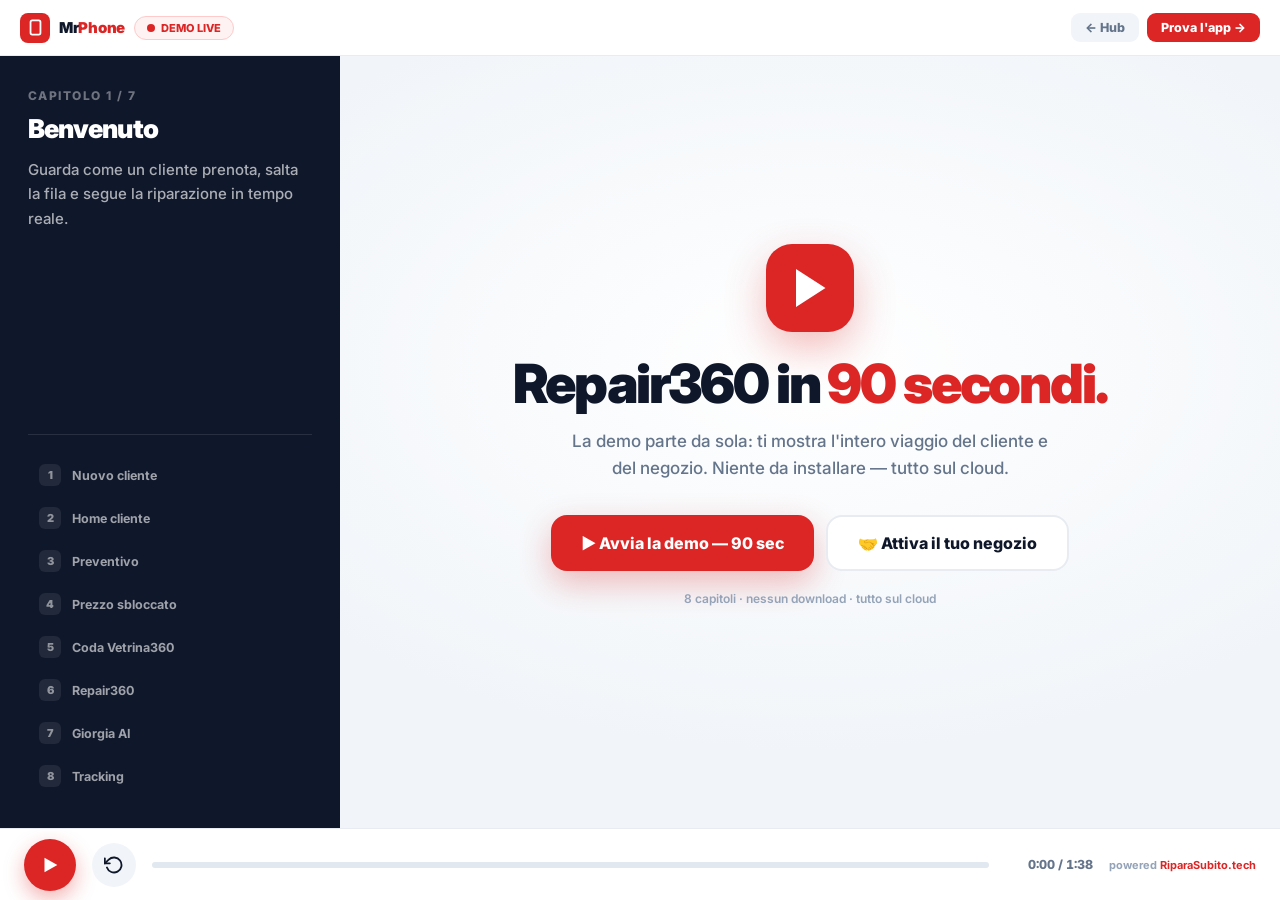
<file: demo.html>
<!DOCTYPE html>
<html lang="it">
<head>
<meta charset="UTF-8"/>
<meta name="viewport" content="width=device-width,initial-scale=1.0"/>
<title>Demo Live · Repair360</title>
<link rel="preconnect" href="https://fonts.googleapis.com"/>
<link href="https://fonts.googleapis.com/css2?family=Inter:wght@400;500;600;700;800;900&display=swap" rel="stylesheet"/>
<style>
*,*::before,*::after{box-sizing:border-box;margin:0;padding:0}
:root{--red:#DC2626;--ink:#0F172A;--mute:#64748B;--line:#E8ECF2}
body{font-family:Inter,system-ui,sans-serif;background:#F1F5F9;color:var(--ink);-webkit-font-smoothing:antialiased;height:100vh;overflow:hidden}

/* STAGE */
.stage{height:100vh;display:flex;flex-direction:column}

/* TOP BAR */
.demo-top{height:56px;background:#fff;border-bottom:1px solid var(--line);display:flex;align-items:center;justify-content:space-between;padding:0 20px;flex-shrink:0;z-index:10}
.dt-logo{display:flex;align-items:center;gap:9px}
.dt-logo-box{width:30px;height:30px;border-radius:8px;background:var(--red);display:flex;align-items:center;justify-content:center}
.dt-logo-text{font-weight:900;font-size:15px;letter-spacing:-.02em}
.dt-logo-text span{color:var(--red)}
.dt-badge{display:flex;align-items:center;gap:6px;font-size:11px;font-weight:800;color:var(--red);padding:4px 12px;border-radius:100px;background:#FEF2F2;border:1px solid #FECACA}
.dt-badge .rec{width:8px;height:8px;border-radius:50%;background:var(--red);animation:blink 1.4s infinite}
@keyframes blink{0%,100%{opacity:1}50%{opacity:.25}}
.dt-actions{display:flex;gap:8px;align-items:center}
.dt-btn{padding:7px 14px;border-radius:9px;border:none;font-family:inherit;font-size:12.5px;font-weight:800;cursor:pointer;transition:all .15s;text-decoration:none;display:inline-flex;align-items:center;gap:5px}
.dt-btn-ghost{background:#F1F5F9;color:var(--mute)}
.dt-btn-ghost:hover{background:#E2E8F0;color:var(--ink)}
.dt-btn-red{background:var(--red);color:#fff}

/* BODY */
.demo-body{flex:1;display:grid;grid-template-columns:340px 1fr;overflow:hidden}
@media(max-width:860px){.demo-body{grid-template-columns:1fr}.demo-narration{display:none}}

/* NARRATION PANEL */
.demo-narration{background:#0F172A;color:#fff;padding:32px 28px;display:flex;flex-direction:column;overflow-y:auto}
.narr-chapter-num{font-size:12px;font-weight:800;letter-spacing:.12em;text-transform:uppercase;color:rgba(255,255,255,.4);margin-bottom:12px}
.narr-title{font-size:26px;font-weight:900;letter-spacing:-.03em;line-height:1.1;margin-bottom:14px}
.narr-title em{font-style:normal;color:#F87171}
.narr-caption{font-size:15px;color:rgba(255,255,255,.65);font-weight:500;line-height:1.65;margin-bottom:24px}
.narr-points{display:flex;flex-direction:column;gap:10px;margin-bottom:auto}
.narr-point{display:flex;align-items:flex-start;gap:10px;font-size:13.5px;font-weight:600;color:rgba(255,255,255,.8);opacity:.35;transition:opacity .4s ease}
.narr-point.lit{opacity:1}
.narr-point-dot{width:18px;height:18px;border-radius:50%;background:rgba(255,255,255,.1);display:flex;align-items:center;justify-content:center;flex-shrink:0;font-size:10px;margin-top:1px;transition:background .4s ease}
.narr-point.lit .narr-point-dot{background:#16A34A}

/* CHAPTER NAV */
.chapter-rail{display:flex;flex-direction:column;gap:3px;margin-top:24px;padding-top:20px;border-top:1px solid rgba(255,255,255,.1)}
.chapter-btn{display:flex;align-items:center;gap:11px;padding:9px 11px;border-radius:10px;cursor:pointer;transition:background .15s;border:none;background:transparent;color:inherit;font-family:inherit;text-align:left;width:100%}
.chapter-btn:hover{background:rgba(255,255,255,.05)}
.chapter-btn.active{background:rgba(220,38,38,.15)}
.chapter-idx{width:22px;height:22px;border-radius:6px;font-size:11px;font-weight:900;display:flex;align-items:center;justify-content:center;flex-shrink:0;background:rgba(255,255,255,.08);color:rgba(255,255,255,.5)}
.chapter-btn.active .chapter-idx{background:var(--red);color:#fff}
.chapter-btn.done .chapter-idx{background:#16A34A;color:#fff}
.chapter-label{font-size:12.5px;font-weight:700;color:rgba(255,255,255,.6)}
.chapter-btn.active .chapter-label{color:#fff}

/* SCREEN STAGE */
.demo-screen{position:relative;display:flex;align-items:center;justify-content:center;padding:28px;overflow:hidden;background:radial-gradient(ellipse 60% 50% at 50% 30%,#fff,#F1F5F9)}

/* device wrapper switches by chapter kind */
.screen-frame{position:relative;transition:all .5s cubic-bezier(.16,1,.3,1);box-shadow:0 40px 100px rgba(15,23,42,.22)}
/* phone */
.frame-phone{width:340px;height:720px;max-height:88vh;border-radius:42px;border:11px solid #0F172A;background:#fff;overflow:hidden}
.frame-phone iframe{width:100%;height:100%;border:none}
/* desktop */
.frame-desktop{width:min(92%,1000px);aspect-ratio:16/10;border-radius:14px;border:2px solid #0F172A;background:#0D1117;overflow:hidden;display:flex;flex-direction:column}
.frame-desktop-bar{height:30px;background:#1A2030;display:flex;align-items:center;gap:7px;padding:0 14px;flex-shrink:0}
.frame-desktop-bar i{width:11px;height:11px;border-radius:50%;display:block}
.frame-desktop iframe{flex:1;width:100%;border:none}
/* tv */
.frame-tv{width:min(94%,960px);aspect-ratio:16/9;border-radius:12px;border:4px solid #0F172A;background:#07090F;overflow:hidden}
.frame-tv iframe{width:100%;height:100%;border:none}

.screen-loading{position:absolute;inset:0;display:flex;align-items:center;justify-content:center;background:#fff;z-index:5;transition:opacity .3s;border-radius:inherit}
.screen-loading.hide{opacity:0;pointer-events:none}
.spinner{width:36px;height:36px;border-radius:50%;border:4px solid #E2E8F0;border-top-color:var(--red);animation:spin .8s linear infinite}
@keyframes spin{to{transform:rotate(360deg)}}

/* CONTROL BAR */
.demo-controls{height:72px;background:#fff;border-top:1px solid var(--line);display:flex;align-items:center;gap:16px;padding:0 24px;flex-shrink:0}
.ctrl-btn{width:44px;height:44px;border-radius:50%;border:none;cursor:pointer;display:flex;align-items:center;justify-content:center;transition:all .15s;flex-shrink:0}
.ctrl-play{width:52px;height:52px;background:var(--red);color:#fff;box-shadow:0 8px 20px rgba(220,38,38,.35)}
.ctrl-play:hover{background:#B91C1C}
.ctrl-ghost{background:#F1F5F9;color:var(--ink)}
.ctrl-ghost:hover{background:#E2E8F0}
.progress-wrap{flex:1;display:flex;align-items:center;gap:14px}
.progress-track{flex:1;height:6px;background:#E2E8F0;border-radius:3px;overflow:hidden;cursor:pointer;position:relative}
.progress-fill{height:100%;background:var(--red);border-radius:3px;width:0%;transition:width .3s linear}
.progress-time{font-size:12.5px;font-weight:800;color:var(--mute);font-variant-numeric:tabular-nums;min-width:90px;text-align:right}
.ctrl-powered{font-size:11px;font-weight:700;color:#94A3B8}
.ctrl-powered b{color:var(--red)}

/* INTRO/OUTRO overlays inside screen */
.splash{position:absolute;inset:0;display:flex;flex-direction:column;align-items:center;justify-content:center;text-align:center;padding:40px;z-index:8;background:radial-gradient(ellipse 70% 50% at 50% 40%,#fff,#F1F5F9)}
.splash-icon{width:88px;height:88px;border-radius:26px;background:var(--red);display:flex;align-items:center;justify-content:center;margin-bottom:24px;box-shadow:0 16px 40px rgba(220,38,38,.3)}
.splash h1{font-size:clamp(32px,5vw,54px);font-weight:900;letter-spacing:-.04em;line-height:1.04;margin-bottom:16px;max-width:640px}
.splash h1 em{font-style:normal;color:var(--red)}
.splash p{font-size:17px;color:var(--mute);font-weight:500;max-width:480px;line-height:1.6;margin-bottom:32px}
.splash-cta{display:flex;gap:12px;flex-wrap:wrap;justify-content:center}
.splash-btn{padding:0 30px;height:56px;border-radius:16px;font-size:16px;font-weight:800;cursor:pointer;border:none;font-family:inherit;display:inline-flex;align-items:center;gap:10px;transition:all .15s;text-decoration:none}
.sb-red{background:var(--red);color:#fff;box-shadow:0 12px 32px rgba(220,38,38,.3)}
.sb-red:hover{background:#B91C1C;transform:translateY(-2px)}
.sb-ghost{background:#fff;color:var(--ink);border:2px solid var(--line)}
.sb-ghost:hover{border-color:#CBD5E1}
.splash.hide{display:none}
/* TV mockup con stand */
.tv-wrap{display:flex;flex-direction:column;align-items:center;width:min(92%,900px)}
.tv-bezel{width:100%;background:#1C1C1E;border-radius:10px 10px 0 0;border:7px solid #2A2A2C;overflow:hidden;box-shadow:0 0 0 2px #111,0 30px 90px rgba(0,0,0,.7)}
.tv-inner{aspect-ratio:16/9;position:relative;overflow:hidden;background:#07090F}
.tv-inner iframe,.tv-inner .screen-loading{position:absolute;inset:0;width:100%;height:100%;border:none}
.tv-bar{height:24px;background:#111;display:flex;align-items:center;justify-content:space-between;padding:0 16px}
.tv-bar-logo{font-size:9px;font-weight:900;color:rgba(255,255,255,.3);letter-spacing:.1em;text-transform:uppercase;display:flex;align-items:center;gap:6px}
.tv-bar-live{width:7px;height:7px;border-radius:50%;background:#10B981;animation:blink 1.4s infinite}
.tv-bar-info{font-size:8px;color:rgba(255,255,255,.18);font-weight:700}
.tv-neck{width:90px;height:42px;background:linear-gradient(to bottom,#2A2A2C,#181818);margin:0 auto;clip-path:polygon(20% 0,80% 0,100% 100%,0% 100%)}
.tv-base{width:280px;height:10px;background:#181818;border-radius:0 0 8px 8px;margin:0 auto;box-shadow:0 6px 24px rgba(0,0,0,.5)}
</style>
</head>
<body>
<div class="stage">

  <!-- TOP -->
  <div class="demo-top">
    <div class="dt-logo">
      <div class="dt-logo-box"><svg width="17" height="17" viewBox="0 0 24 24" fill="none" stroke="white" stroke-width="2.5"><rect x="5" y="2" width="14" height="20" rx="2.5"/></svg></div>
      <span class="dt-logo-text">Mr<span>Phone</span></span>
      <span class="dt-badge"><span class="rec"></span> DEMO LIVE</span>
    </div>
    <div class="dt-actions">
      <a href="produzione.html" class="dt-btn dt-btn-ghost">← Hub</a>
      <a href="index.html" class="dt-btn dt-btn-red">Prova l'app →</a>
    </div>
  </div>

  <!-- BODY -->
  <div class="demo-body">

    <!-- NARRATION -->
    <div class="demo-narration">
      <div class="narr-chapter-num" id="narrNum">Capitolo 1 / 7</div>
      <div class="narr-title" id="narrTitle">Benvenuto</div>
      <div class="narr-caption" id="narrCaption">Guarda come un cliente prenota, salta la fila e segue la riparazione in tempo reale.</div>
      <div class="narr-points" id="narrPoints"></div>
      <div class="chapter-rail" id="chapterRail"></div>
    </div>

    <!-- SCREEN -->
    <div class="demo-screen">
      <!-- SPLASH intro -->
      <div class="splash" id="splash">
        <div class="splash-icon"><svg width="42" height="42" viewBox="0 0 24 24" fill="none" stroke="white" stroke-width="2"><polygon points="5 3 19 12 5 21 5 3" fill="white"/></svg></div>
        <h1>Repair360 in <em>90 secondi.</em></h1>
        <p>La demo parte da sola: ti mostra l'intero viaggio del cliente e del negozio. Niente da installare — tutto sul cloud.</p>
        <div class="splash-cta">
          <button class="splash-btn sb-red" onclick="startDemo()">▶ Avvia la demo — 90 sec</button>
          <a class="splash-btn sb-ghost" href="partner.html">🤝 Attiva il tuo negozio</a>
        </div>
        <p style="margin-top:18px;font-size:12px;color:#94A3B8;font-weight:600">8 capitoli · nessun download · tutto sul cloud</p>
      </div>

      <!-- DEVICE FRAME (filled by JS) -->
      <div id="frameHost"></div>
    </div>

  </div>

  <!-- CONTROLS -->
  <div class="demo-controls">
    <button class="ctrl-btn ctrl-play" id="playBtn" onclick="togglePlay()" title="Play/Pausa">
      <svg id="playIcon" width="22" height="22" viewBox="0 0 24 24" fill="white"><polygon points="6 4 20 12 6 20 6 4"/></svg>
    </button>
    <button class="ctrl-btn ctrl-ghost" onclick="restartDemo()" title="Ricomincia">
      <svg width="20" height="20" viewBox="0 0 24 24" fill="none" stroke="currentColor" stroke-width="2.2" stroke-linecap="round"><polyline points="1 4 1 10 7 10"/><path d="M3.51 15a9 9 0 1 0 2.13-9.36L1 10"/></svg>
    </button>
    <div class="progress-wrap">
      <div class="progress-track" id="progressTrack" onclick="seekTo(event)"><div class="progress-fill" id="progressFill"></div></div>
      <span class="progress-time" id="progressTime">0:00 / 1:30</span>
    </div>
    <span class="ctrl-powered">powered <b>RiparaSubito.tech</b></span>
  </div>

</div>

<script>
// ── Chapters: each drives a real screen ──
const CH = [
  {
    label:'Nuovo cliente', kind:'phone', dur:12,
    state:{screen:'login',data:{isExisting:false,verified:false,phone:''}},
    title:'Trenta secondi. <em>Sei dentro.</em>',
    caption:'Anna non ha mai riparato nulla qui. Inserisce il numero. Un SMS. Un secondo dopo è cliente. Nessun form, nessuna password, nessun account da ricordare.',
    points:['Il numero = la tua identità, nient\'altro','OTP brandizzato MrPhone · SMS via Telnyx','I tuoi dati ti ritroverai al prossimo accesso'],
  },
  {
    label:'Home cliente', kind:'phone', dur:11,
    state:{screen:'home',data:{isExisting:true,verified:true,customer:null}},
    title:'La macchina <em>si ricorda di te.</em>',
    caption:'Mario torna. L\'app lo riconosce subito. Vede la riparazione in corso, quante persone ha davanti, lo storico. Zero "mi dica lei", zero attese.',
    points:['Riparazione attiva sempre in primo piano','"2 persone davanti" · aggiornato live','Storico · senza mai riscrivere nulla'],
  },
  {
    label:'Preventivo', kind:'phone', dur:13,
    state:{screen:'wizard',data:{isExisting:true,verified:true,phone:'333 1234567'}},
    title:'Il prezzo esiste. <em>Ma lo vedi dopo.</em>',
    caption:'Marca, modello, guasto. Tre tap. Il cliente arriva alla porta del prezzo — ma il prezzo è chiuso a chiave. Si apre solo dopo il numero. Questo è il gate che converte.',
    points:['Telefono PRIMA del prezzo · sempre','Loghi grigi → colore al tocco · brand vivo','"Non trovo il modello?" ha sempre una risposta'],
  },
  {
    label:'Prezzo sbloccato', kind:'phone', dur:12,
    state:{screen:'pricegate',data:{isExisting:true,verified:true,quote:{brand:'apple',model:'iPhone 14 Pro',problem:'schermo',tier:'premium',online:true}}},
    title:'Prezzo onesto. <em>Detto subito.</em>',
    caption:'"A partire da 49€." Mai un numero gonfiato, mai una sorpresa al ritiro. La leva: prenoti online e non paghi i 15€ di gestione. Il cliente sceglie come fosse al supermercato.',
    points:['"A partire da" — MAI esatto · mai una trappola','Leva -15€ online · il cliente si sente premiato','Buono · Meglio · Ottimo con "Spiegami"'],
  },
  {
    label:'Coda Vetrina360', kind:'tv', dur:14,
    state:{screen:'queue',data:{}},
    title:'La coda <em>si gestisce da sola.</em>',
    caption:'Il monitor in negozio chiama i numeri come alle Poste. Priority prima dei Walk-in, in automatico. A destra: spot, video del partner, ticker. Il cliente sa quando tocca a lui — e smette di venire al banco.',
    points:['PT precede WT · zero discussioni al banco','Vetrina360: spot + YouTube + ticker animato','Tocca il numero grande → annuncio vocale'],
  },
  {
    label:'Repair360', kind:'desktop', dur:13, src:'journey.html#gestionale',
    title:'Marco aggiorna uno stato. <em>Fine.</em>',
    caption:'Un click. "In lavorazione." Il cliente riceve il messaggio in automatico. Marco non spiega niente, non chiama nessuno. Il sistema lavora per lui — su PC, tablet, telefono. Lo stesso schermo.',
    points:['4 viste in un colpo d\'occhio · zero formazione','Cambia stato → SMS + WA automatico istantaneo','Riconosce il cliente dal numero · sempre'],
  },
  {
    label:'Giorgia AI', kind:'desktop', dur:12, src:'journey.html#giorgia',
    title:'Alle 3 di notte <em>Giorgia risponde.</em>',
    caption:'Un cliente vuole un preventivo su WhatsApp alle 23:47. Giorgia risponde in 8 secondi, calcola il prezzo dalla stessa fonte del gestionale, prenota il posto in coda. Tu stai dormendo.',
    points:['WhatsApp Business 24h · WABA · Telnyx','Calcola dal listino reale · 47.737 righe','Lead nel CRM · pronto quando apri al mattino'],
  },
  {
    label:'Tracking', kind:'phone', dur:11,
    state:{screen:'repair',data:{isExisting:true,verified:true,ticket:{code:'PT-014',type:'PT',ahead:2,status:'in_lavorazione',device:'Apple iPhone 14 Pro',problem:'Schermo'}}},
    title:'Il cliente <em>non ti chiama più.</em>',
    caption:'Ricevuto. Diagnosi. In lavorazione. Pronto. A ogni passo: un SMS, un WhatsApp. Il cliente guarda lo schermo invece di venire al banco. Le telefonate calano del 60%.',
    points:['Stato live · aggiornato in tempo reale','SMS + WA a ogni cambio · senza fare niente','-60% telefonate · -40% passaggi al banco'],
  },
];

const STORE_KEY = 'mrphone_demo_state';
let cur = -1, playing = false, tick = null, elapsed = 0, chElapsed = 0;
const TOTAL = CH.reduce((s,c)=>s+c.dur,0);
const fmt = s => `${Math.floor(s/60)}:${String(Math.floor(s%60)).padStart(2,'0')}`;

// build chapter rail
function buildRail(){
  document.getElementById('chapterRail').innerHTML = CH.map((c,i)=>
    `<button class="chapter-btn" id="chBtn${i}" onclick="goChapter(${i})">
      <span class="chapter-idx">${i+1}</span>
      <span class="chapter-label">${c.label}</span>
    </button>`).join('');
}
buildRail();

function frameHTML(c){
  if(c.kind==='phone') return `<div class="screen-frame frame-phone"><div class="screen-loading" id="scLoad"><div class="spinner"></div></div><iframe id="scFrame"></iframe></div>`;
  if(c.kind==='tv') return `<div class="tv-wrap"><div class="tv-bezel"><div class="tv-inner"><div class="screen-loading" id="scLoad"><div class="spinner"></div></div><iframe id="scFrame"></iframe></div><div class="tv-bar"><div class="tv-bar-logo"><span class="tv-bar-live"></span>MrPhone · Vetrina360 · LIVE</div><div class="tv-bar-info">Yodeck Digital Signage · PT precede WT</div></div></div><div class="tv-neck"></div><div class="tv-base"></div></div>`;
  return `<div class="screen-frame frame-desktop"><div class="frame-desktop-bar"><i style="background:#EF4444"></i><i style="background:#F59E0B"></i><i style="background:#10B981"></i></div><div style="position:relative;flex:1"><div class="screen-loading" id="scLoad"><div class="spinner"></div></div><iframe id="scFrame"></iframe></div></div>`;
}

function loadChapter(i){
  cur = i; chElapsed = 0;
  const c = CH[i];
  // narration
  document.getElementById('narrNum').textContent = `Capitolo ${i+1} / ${CH.length}`;
  document.getElementById('narrTitle').innerHTML = c.title;
  document.getElementById('narrCaption').textContent = c.caption;
  document.getElementById('narrPoints').innerHTML = c.points.map((p,k)=>
    `<div class="narr-point" id="np${k}"><span class="narr-point-dot">${k+1}</span>${p}</div>`).join('');
  // rail state
  CH.forEach((_,k)=>{
    const b=document.getElementById('chBtn'+k);
    b.classList.toggle('active',k===i);
    b.classList.toggle('done',k<i);
  });
  // frame
  document.getElementById('frameHost').innerHTML = frameHTML(c);
  const frame = document.getElementById('scFrame');
  const load = document.getElementById('scLoad');
  // set state for app screens
  if(c.state){
    try{ localStorage.setItem(STORE_KEY, JSON.stringify(c.state)); }catch(e){}
    frame.src = 'index.html#demo';
  } else {
    frame.src = c.src;
  }
  frame.onload = ()=>{ setTimeout(()=>load && load.classList.add('hide'), 400); };
  // light up points progressively
  c.points.forEach((_,k)=> setTimeout(()=>{ const el=document.getElementById('np'+k); if(el)el.classList.add('lit'); }, (k+1)*(c.dur*1000/(c.points.length+1))));
}

function goChapter(i){
  document.getElementById('splash').classList.add('hide');
  // recompute elapsed up to chapter start
  elapsed = CH.slice(0,i).reduce((s,c)=>s+c.dur,0);
  loadChapter(i);
  if(!playing) play();
  updateProgress();
}

function startDemo(){ goChapter(0); }
function restartDemo(){ elapsed=0; goChapter(0); }

function play(){
  playing = true;
  document.getElementById('playIcon').innerHTML = '<rect x="6" y="4" width="4" height="16"/><rect x="14" y="4" width="4" height="16"/>';
  if(tick) clearInterval(tick);
  tick = setInterval(()=>{
    elapsed += 0.25; chElapsed += 0.25;
    if(chElapsed >= CH[cur].dur){
      if(cur < CH.length-1){ loadChapter(cur+1); }
      else { pause(); showOutro(); return; }
    }
    updateProgress();
  }, 250);
}
function pause(){
  playing = false;
  document.getElementById('playIcon').innerHTML = '<polygon points="6 4 20 12 6 20 6 4"/>';
  if(tick){ clearInterval(tick); tick=null; }
}
function togglePlay(){
  if(cur===-1){ startDemo(); return; }
  playing ? pause() : play();
}

function updateProgress(){
  const pct = Math.min(100, (elapsed/TOTAL)*100);
  document.getElementById('progressFill').style.width = pct+'%';
  document.getElementById('progressTime').textContent = `${fmt(Math.min(elapsed,TOTAL))} / ${fmt(TOTAL)}`;
}

function seekTo(e){
  const track = document.getElementById('progressTrack');
  const pct = (e.clientX - track.getBoundingClientRect().left)/track.offsetWidth;
  const target = pct*TOTAL;
  // find chapter
  let acc=0, idx=0;
  for(let k=0;k<CH.length;k++){ if(target < acc+CH[k].dur){ idx=k; break; } acc+=CH[k].dur; idx=k; }
  elapsed = target;
  if(idx!==cur) loadChapter(idx);
  chElapsed = target - acc;
  updateProgress();
}

function showOutro(){
  document.getElementById('frameHost').innerHTML = '';
  const splash = document.getElementById('splash');
  splash.classList.remove('hide');
  splash.innerHTML = `
    <div class="splash-icon" style="background:#16A34A"><svg width="42" height="42" viewBox="0 0 24 24" fill="none" stroke="white" stroke-width="3"><polyline points="20 6 9 17 4 12"/></svg></div>
    <h1>Questo è <em>Repair360.</em></h1>
    <p style="max-width:520px">Niente fila, niente telefonate, niente carta. Il cliente prenota, tu lavori. Giorgia gestisce tutto il resto — anche di notte.</p>
    <div style="background:#FEF2F2;border:1px solid #FECACA;border-radius:16px;padding:18px 24px;margin:16px 0;text-align:left;max-width:480px">
      <p style="font-size:14px;font-weight:800;color:#DC2626;margin-bottom:10px">⚡ Solo oggi · se attivi entro 14 giorni</p>
      <p style="font-size:28px;font-weight:900;color:#0F172A;line-height:1;margin-bottom:4px">90€ <del style="color:#CBD5E1;font-size:16px">348€</del></p>
      <p style="font-size:13px;color:#64748B;font-weight:600">Piano PMI bloccato per il primo anno · poi 29€/mese</p>
    </div>
    <div class="splash-cta">
      <a class="splash-btn sb-red" href="partner.html" style="font-size:17px">🤝 Attiva gratis — 14 giorni</a>
      <a class="splash-btn sb-ghost" href="index.html">📱 Prova l'app</a>
      <button class="splash-btn sb-ghost" onclick="restartDemo()" style="font-size:14px">↺ Rivedi</button>
    </div>
    <p style="margin-top:16px;font-size:12px;color:#94A3B8">powered <b style="color:#DC2626">RiparaSubito.tech</b> · Telnyx · WhatsApp WABA · Shopify</p>`;
}

updateProgress();
// auto-start after a beat so the user sees the splash
setTimeout(()=>{ if(cur===-1 && !playing) { /* wait for click */ } }, 100);
</script>
</body>
</html>
</file>
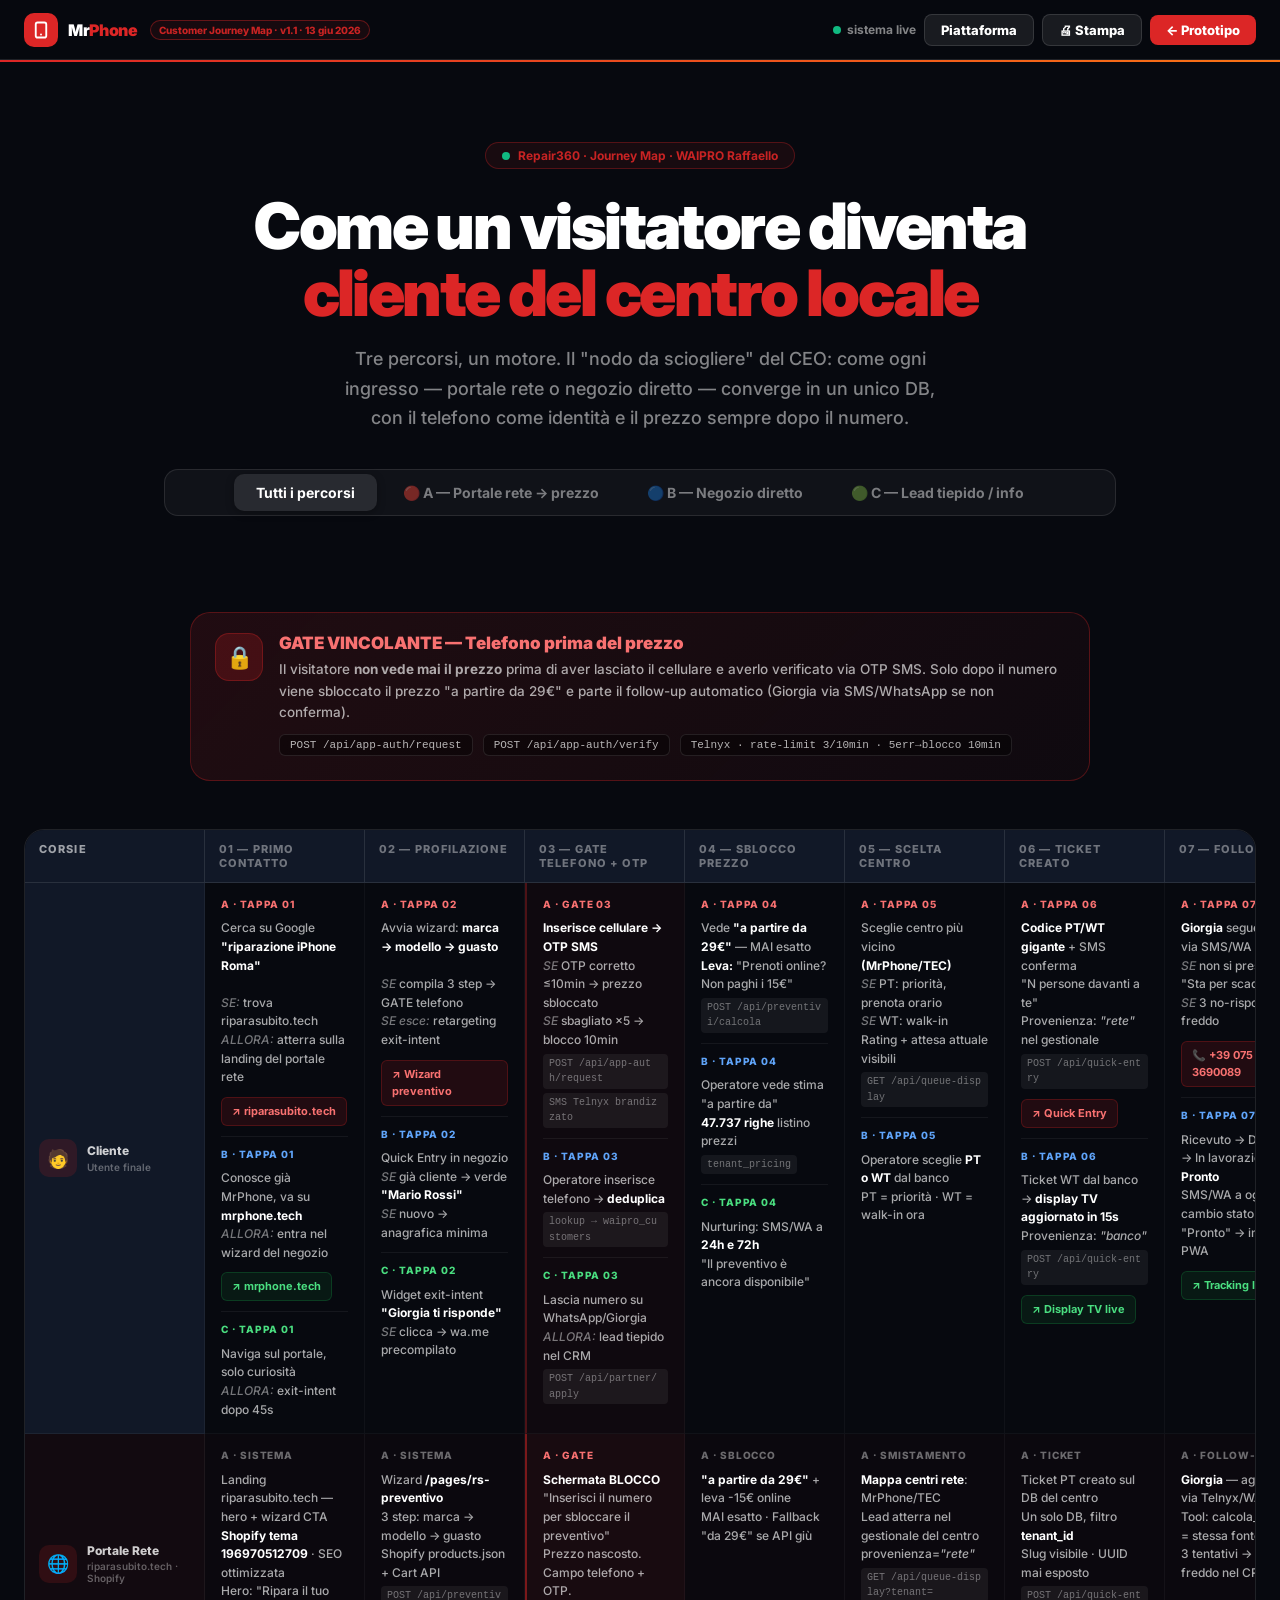
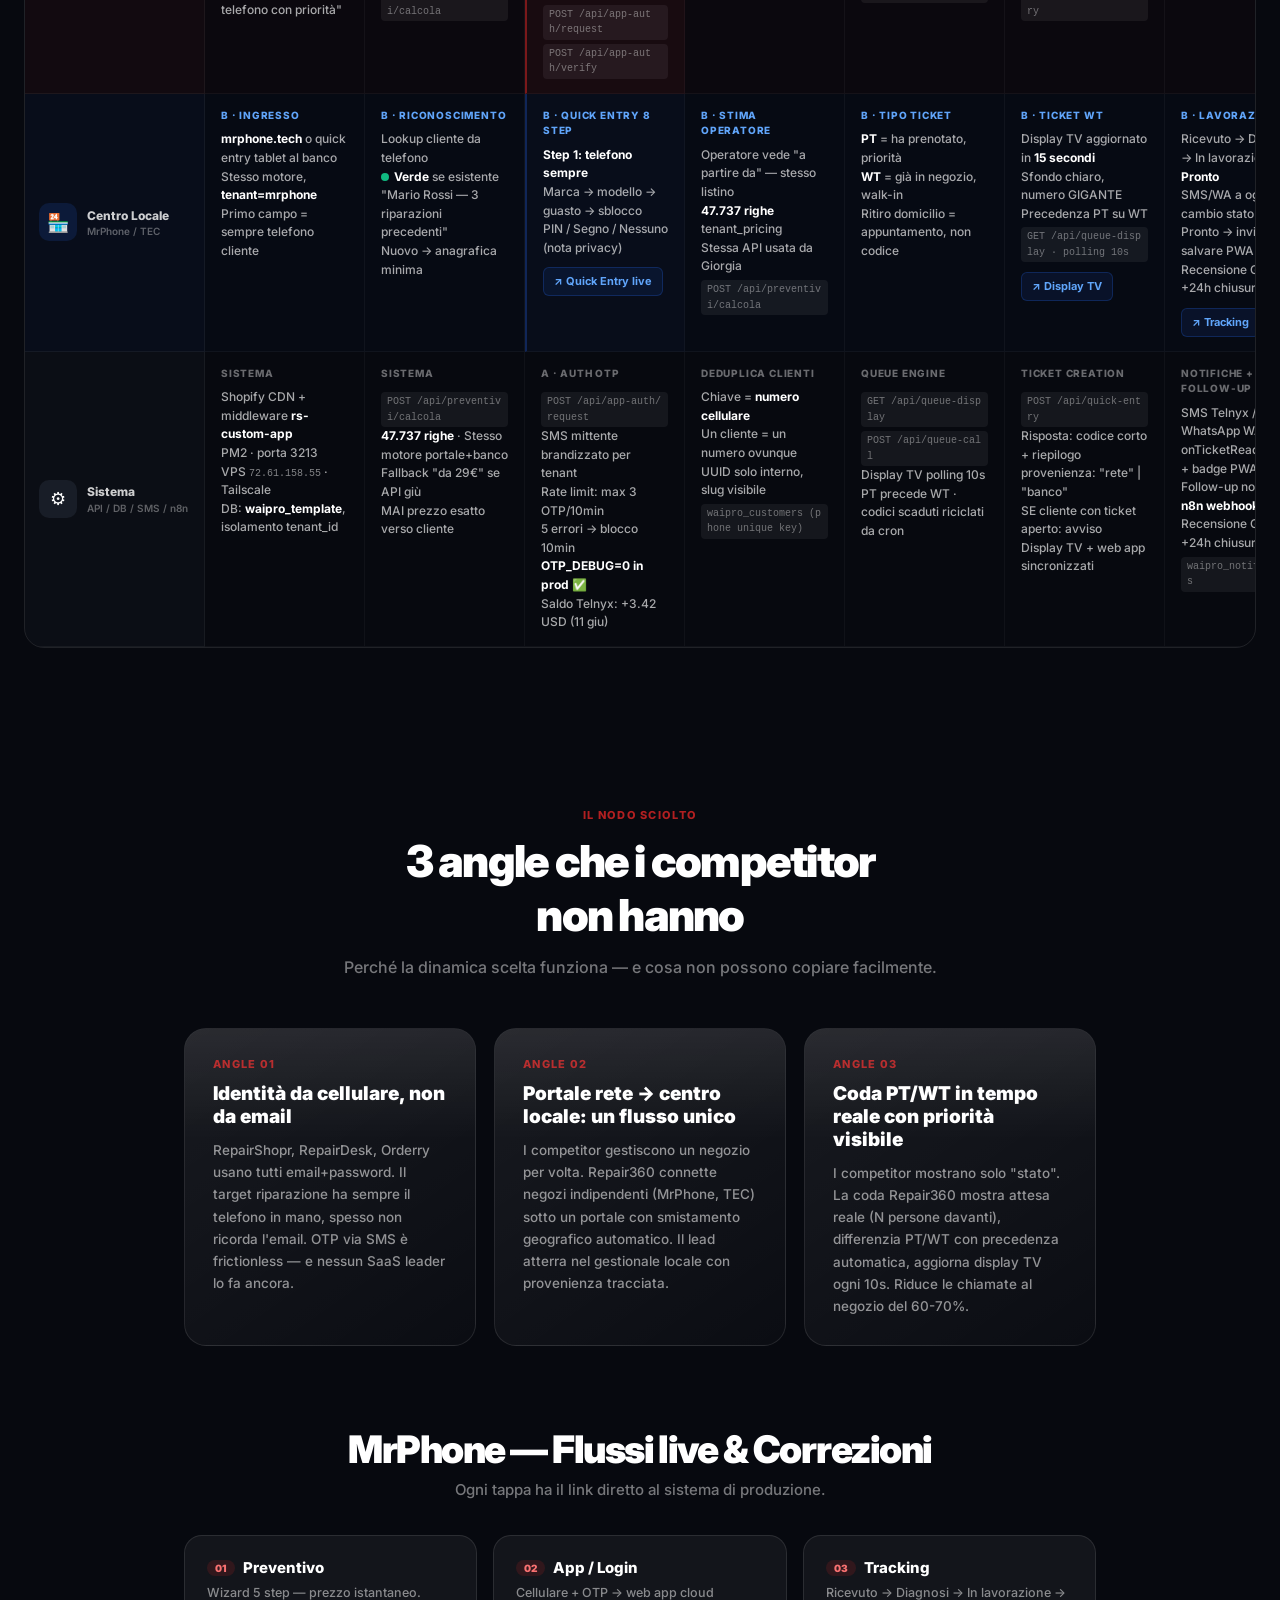
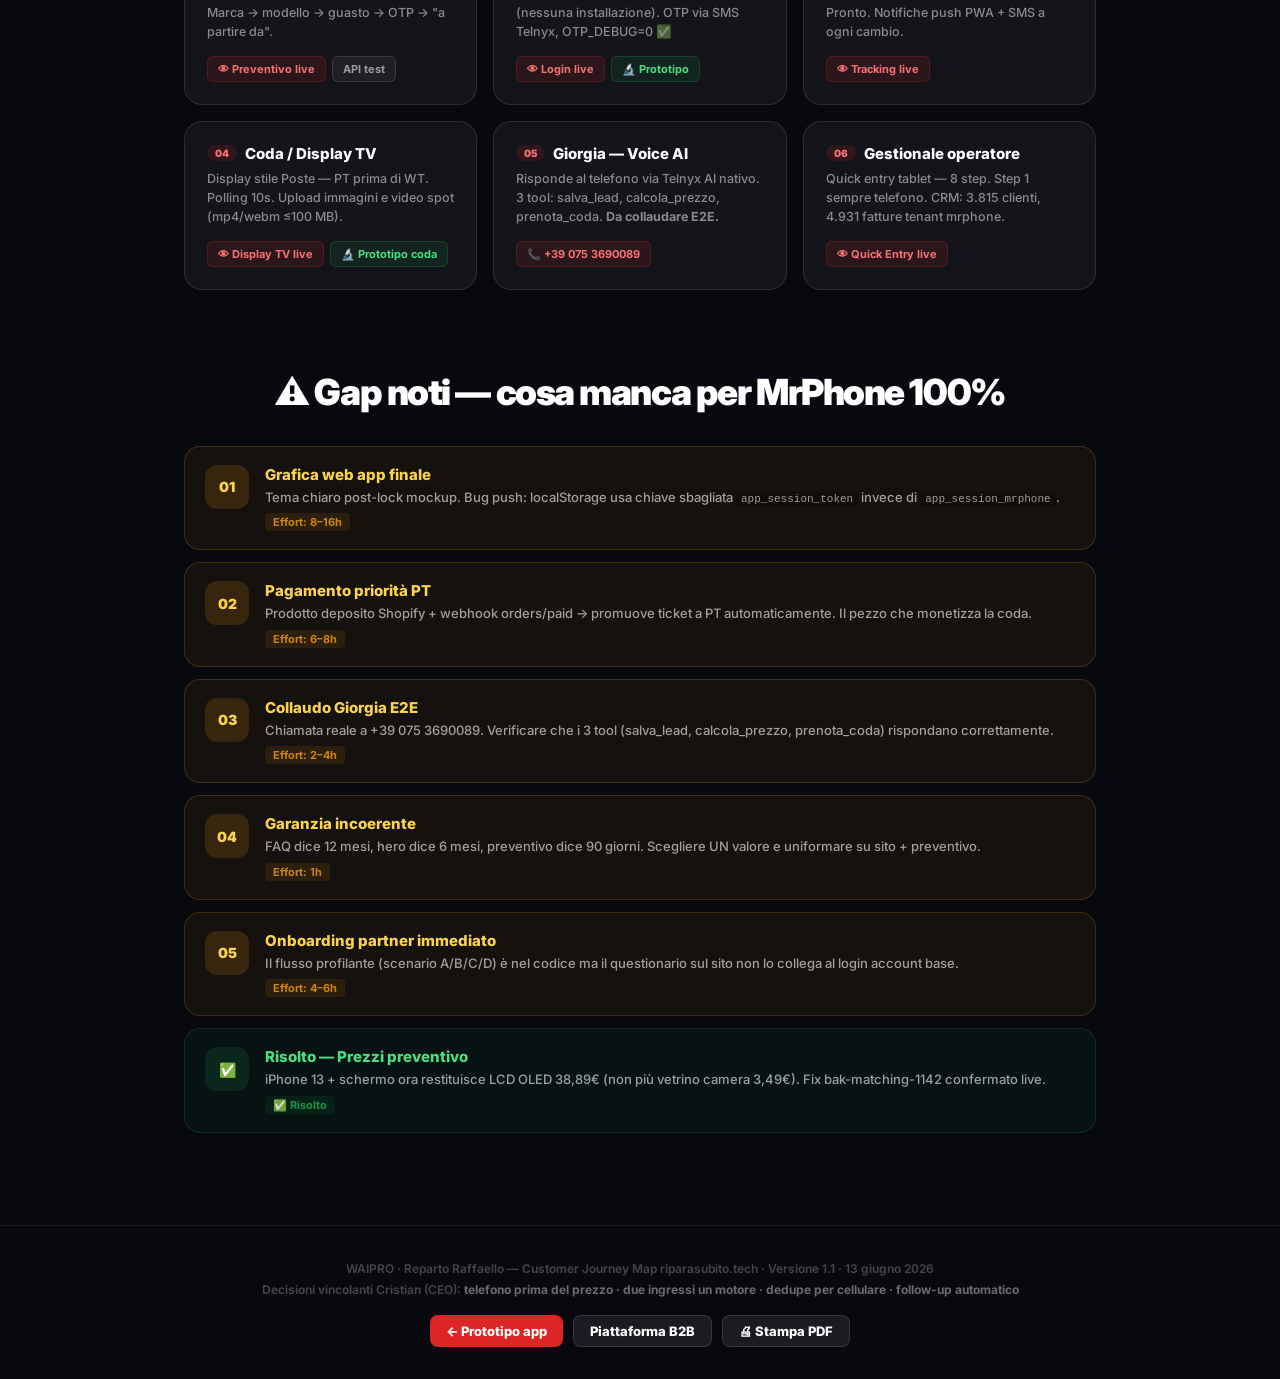
<file: journey-map.html>
<!DOCTYPE html>
<!-- {{@liquid}} layout/theme.liquid · section: repair360-journey -->
<html lang="it">
<head>
<meta charset="UTF-8"/>
<meta name="viewport" content="width=device-width,initial-scale=1.0"/>
<title>Customer Journey Map — riparasubito.tech · WAIPRO Raffaello</title>
<link rel="preconnect" href="https://fonts.googleapis.com"/>
<link href="https://fonts.googleapis.com/css2?family=Inter:wght@400;500;600;700;800;900&display=swap" rel="stylesheet"/>
<style>
*,*::before,*::after{box-sizing:border-box;margin:0;padding:0}
:root{--red:#DC2626;--ink:#0F172A;--bg:#07090F;--glass:rgba(255,255,255,.07);--border:rgba(255,255,255,.1)}
html{scroll-behavior:smooth}
body{font-family:Inter,system-ui,sans-serif;background:var(--bg);color:#fff;-webkit-font-smoothing:antialiased;overflow-x:hidden}
::-webkit-scrollbar{height:4px;width:4px;background:transparent}
::-webkit-scrollbar-thumb{background:rgba(255,255,255,.15);border-radius:2px}

/* NAV */
nav{position:sticky;top:0;z-index:60;background:rgba(7,9,15,.92);backdrop-filter:blur(24px);border-bottom:1px solid var(--border);padding:0 24px;height:60px;display:flex;align-items:center;justify-content:space-between;gap:16px}
.nav-logo{display:flex;align-items:center;gap:10px;text-decoration:none;flex-shrink:0}
.nav-logo-icon{width:34px;height:34px;border-radius:10px;background:var(--red);display:flex;align-items:center;justify-content:center}
.nav-logo-text{font-weight:900;font-size:16px;letter-spacing:-.02em;color:#fff}
.nav-logo-text span{color:var(--red)}
.nav-badge{font-size:10px;font-weight:800;padding:3px 8px;border-radius:100px;border:1px solid rgba(220,38,38,.4);color:rgba(220,38,38,.9);background:rgba(220,38,38,.08);white-space:nowrap}
.nav-actions{display:flex;gap:8px;align-items:center;flex-shrink:0}
.btn-sm{padding:7px 16px;border-radius:8px;border:none;font-family:inherit;font-size:13px;font-weight:800;cursor:pointer;text-decoration:none;display:inline-flex;align-items:center;gap:6px;white-space:nowrap;transition:opacity .15s}
.btn-sm:hover{opacity:.85}
.btn-red{background:var(--red);color:#fff}
.btn-dark{background:rgba(255,255,255,.08);color:#fff;border:1px solid rgba(255,255,255,.12)}
.btn-green{background:#16A34A;color:#fff}

/* HERO */
.hero{padding:80px 24px 56px;max-width:1000px;margin:0 auto;text-align:center}
.hero-eyebrow{display:inline-flex;align-items:center;gap:8px;padding:5px 16px;border-radius:100px;background:rgba(220,38,38,.08);border:1px solid rgba(220,38,38,.3);margin-bottom:24px;font-size:12px;font-weight:700;color:rgba(220,38,38,.9)}
.hero h1{font-size:clamp(32px,6vw,64px);font-weight:900;letter-spacing:-.04em;line-height:1.04;margin-bottom:18px}
.hero h1 em{font-style:normal;color:var(--red)}
.hero p{font-size:clamp(15px,2vw,18px);color:rgba(255,255,255,.5);font-weight:500;line-height:1.65;max-width:600px;margin:0 auto 36px}

/* PATH TABS */
.path-tabs{display:flex;gap:4px;padding:4px;background:rgba(255,255,255,.04);border:1px solid var(--border);border-radius:14px;margin-bottom:40px;flex-wrap:wrap;justify-content:center}
.path-tab{padding:10px 22px;border-radius:10px;border:none;background:transparent;color:rgba(255,255,255,.45);font-family:inherit;font-size:14px;font-weight:700;cursor:pointer;transition:all .2s ease;white-space:nowrap}
.path-tab.active{background:rgba(255,255,255,.1);color:#fff;box-shadow:0 2px 8px rgba(0,0,0,.3)}
.path-tab[data-path="A"].active{background:rgba(220,38,38,.2);color:#F87171;border:1px solid rgba(220,38,38,.35)}
.path-tab[data-path="B"].active{background:rgba(37,99,235,.2);color:#60A5FA;border:1px solid rgba(37,99,235,.35)}
.path-tab[data-path="C"].active{background:rgba(22,163,74,.2);color:#4ADE80;border:1px solid rgba(22,163,74,.35)}

/* GATE CALLOUT */
.gate-callout{background:linear-gradient(135deg,rgba(220,38,38,.12),rgba(220,38,38,.04));border:1px solid rgba(220,38,38,.3);border-radius:20px;padding:20px 24px;max-width:900px;margin:0 auto 48px;display:flex;align-items:flex-start;gap:16px}
.gate-icon{width:48px;height:48px;border-radius:14px;background:rgba(220,38,38,.2);border:1px solid rgba(220,38,38,.3);display:flex;align-items:center;justify-content:center;flex-shrink:0;font-size:22px}
.gate-body h3{font-weight:900;font-size:17px;color:#F87171;margin-bottom:6px}
.gate-body p{font-size:13.5px;color:rgba(255,255,255,.65);font-weight:500;line-height:1.6;margin-bottom:8px}
.api-chip{display:inline-flex;align-items:center;gap:6px;padding:4px 10px;border-radius:6px;background:rgba(0,0,0,.4);border:1px solid rgba(255,255,255,.1);font-family:monospace;font-size:11px;color:rgba(255,255,255,.7);margin-right:6px;margin-bottom:4px}

/* JOURNEY TABLE */
.journey-wrap{overflow-x:auto;padding-bottom:16px;margin:0 auto;max-width:100%}
.journey{display:grid;min-width:1200px;border-radius:20px;overflow:hidden;border:1px solid var(--border)}
.journey-header{display:contents}
.jh-cell{background:#111827;padding:12px 14px;border-bottom:1px solid var(--border);border-right:1px solid var(--border);font-size:11px;font-weight:800;text-transform:uppercase;letter-spacing:.1em;color:rgba(255,255,255,.4);position:sticky;top:0;z-index:5}
.jh-cell:first-child{background:#111827;color:rgba(255,255,255,.6);position:sticky;left:0;z-index:10}
.jh-cell:last-child{border-right:none}

/* CORSIE */
.corsia{display:contents}
.corsia-label{display:flex;align-items:center;gap:10px;padding:16px 14px;border-bottom:1px solid rgba(255,255,255,.05);border-right:1px solid rgba(255,255,255,.05);position:sticky;left:0;z-index:5;background:#0D1117}
.corsia-icon{width:38px;height:38px;border-radius:10px;display:flex;align-items:center;justify-content:center;flex-shrink:0;font-size:18px}
.corsia-name{font-size:12px;font-weight:800;color:rgba(255,255,255,.8);line-height:1.3}
.corsia-sub{font-size:10px;color:rgba(255,255,255,.35);font-weight:600;margin-top:2px}

/* TAPPA CELLS */
.tappa{padding:14px 16px;border-bottom:1px solid rgba(255,255,255,.04);border-right:1px solid rgba(255,255,255,.04);font-size:12px;color:rgba(255,255,255,.65);line-height:1.55;font-weight:500;vertical-align:top;position:relative;cursor:default;transition:background .2s ease;min-width:160px}
.tappa:last-child{border-right:none}
.tappa:hover{background:rgba(255,255,255,.03)}
.tappa.hidden-path{opacity:.18;pointer-events:none}
.tappa-head{font-size:10px;font-weight:800;text-transform:uppercase;letter-spacing:.08em;margin-bottom:7px}
.tappa-head.path-A{color:#F87171}
.tappa-head.path-B{color:#60A5FA}
.tappa-head.path-C{color:#4ADE80}
.tappa-head.path-sys{color:rgba(255,255,255,.4)}
.tappa strong{color:#fff;font-weight:700}
.tappa .api-tag{font-family:monospace;font-size:10px;color:rgba(255,255,255,.4);background:rgba(255,255,255,.06);padding:2px 6px;border-radius:4px;display:inline-block;margin-top:4px;word-break:break-all}
.tappa .cond{color:rgba(255,255,255,.45);font-style:italic}

/* TAPPA STATUS indicators */
.tappa-dot{width:8px;height:8px;border-radius:50%;display:inline-block;margin-right:5px;vertical-align:middle}

/* LIVE LINKS */
.live-links{display:flex;flex-wrap:wrap;gap:8px;margin-top:10px}
.live-link{display:inline-flex;align-items:center;gap:5px;padding:5px 10px;border-radius:6px;background:rgba(220,38,38,.12);border:1px solid rgba(220,38,38,.25);color:#F87171;font-size:11px;font-weight:700;text-decoration:none;transition:background .15s}
.live-link:hover{background:rgba(220,38,38,.2)}
.live-link.green{background:rgba(22,163,74,.1);border-color:rgba(22,163,74,.25);color:#4ADE80}
.live-link.blue{background:rgba(37,99,235,.1);border-color:rgba(37,99,235,.25);color:#60A5FA}
.live-link.grey{background:rgba(255,255,255,.05);border-color:rgba(255,255,255,.12);color:rgba(255,255,255,.55)}

/* ANGLES (nodo sciolto) */
.angles{padding:80px 24px;max-width:960px;margin:0 auto}
.angles-title{text-align:center;margin-bottom:48px}
.angles-title h2{font-size:clamp(26px,4vw,44px);font-weight:900;letter-spacing:-.04em;margin-bottom:12px}
.angles-title p{font-size:16px;color:rgba(255,255,255,.45);font-weight:500;line-height:1.65}
.angles-grid{display:grid;grid-template-columns:repeat(auto-fill,minmax(280px,1fr));gap:18px}
.angle-card{background:linear-gradient(145deg,rgba(255,255,255,.07),rgba(255,255,255,.02));border:1px solid var(--border);border-radius:22px;padding:28px;position:relative;overflow:hidden}
.angle-card::before{content:'';position:absolute;top:0;left:0;right:0;height:35%;background:linear-gradient(to bottom,rgba(255,255,255,.08),transparent);pointer-events:none}
.angle-num{font-size:11px;font-weight:800;letter-spacing:.12em;text-transform:uppercase;color:rgba(220,38,38,.8);margin-bottom:12px}
.angle-card h3{font-size:19px;font-weight:900;margin-bottom:10px;line-height:1.2}
.angle-card p{font-size:13.5px;color:rgba(255,255,255,.55);line-height:1.65;font-weight:500}

/* LIVE TAPPS section */
.tapps{padding:0 24px 80px;max-width:960px;margin:0 auto}
.tapps h2{font-size:clamp(24px,4vw,38px);font-weight:900;letter-spacing:-.04em;margin-bottom:8px;text-align:center}
.tapps>p{text-align:center;color:rgba(255,255,255,.45);font-size:15px;font-weight:500;margin-bottom:36px}
.tapp-grid{display:grid;grid-template-columns:repeat(auto-fill,minmax(260px,1fr));gap:16px}
.tapp-card{background:rgba(255,255,255,.05);border:1px solid var(--border);border-radius:18px;padding:22px;transition:transform .2s ease,border-color .2s ease}
.tapp-card:hover{transform:translateY(-3px);border-color:rgba(255,255,255,.18)}
.tapp-card h4{font-weight:800;font-size:15px;margin-bottom:6px;display:flex;align-items:center;gap:8px}
.tapp-card p{font-size:12.5px;color:rgba(255,255,255,.5);font-weight:500;line-height:1.55;margin-bottom:14px}
.tapp-num{font-size:10px;font-weight:900;padding:2px 8px;border-radius:100px;background:rgba(220,38,38,.15);color:#F87171;flex-shrink:0}

/* GAPS */
.gaps{padding:0 24px 80px;max-width:960px;margin:0 auto}
.gaps h2{font-size:clamp(22px,3.5vw,36px);font-weight:900;letter-spacing:-.04em;margin-bottom:32px;text-align:center}
.gap-card{display:flex;gap:16px;padding:18px 20px;background:rgba(245,158,11,.06);border:1px solid rgba(245,158,11,.2);border-radius:16px;margin-bottom:12px;align-items:flex-start}
.gap-num{width:44px;height:44px;border-radius:12px;background:rgba(245,158,11,.15);color:#FCD34D;font-weight:900;font-size:14px;display:flex;align-items:center;justify-content:center;flex-shrink:0}
.gap-body h4{font-weight:800;font-size:15px;color:#FCD34D;margin-bottom:4px}
.gap-body p{font-size:13px;color:rgba(255,255,255,.6);font-weight:500;line-height:1.5}
.gap-effort{display:inline-flex;align-items:center;font-size:11px;font-weight:700;color:rgba(245,158,11,.8);background:rgba(245,158,11,.1);padding:2px 8px;border-radius:4px;margin-top:6px}
.gap-resolved{background:rgba(22,163,74,.06);border-color:rgba(22,163,74,.2)}
.gap-resolved .gap-num{background:rgba(22,163,74,.15);color:#4ADE80}
.gap-resolved .gap-body h4{color:#4ADE80}
.gap-resolved .gap-effort{color:rgba(22,163,74,.9);background:rgba(22,163,74,.1)}

/* PRINT */
@media print{
  nav,#printBtn,.path-tabs,.live-links{display:none !important}
  body{background:white;color:black}
  .journey{border:1px solid #ddd}
  .tappa,.jh-cell,.corsia-label{background:white !important;color:#333 !important}
  .hero h1{font-size:28px}
  .gap-card,.angle-card{border:1px solid #ddd !important;background:#f9f9f9 !important}
}

/* ANIMATIONS */
@keyframes fadeUp{from{opacity:0;transform:translateY(20px)}to{opacity:1;transform:none}}
@keyframes pulse{0%,100%{box-shadow:0 0 0 0 rgba(220,38,38,.4)}60%{box-shadow:0 0 0 8px rgba(220,38,38,0)}}
@keyframes blink{0%,100%{opacity:1}50%{opacity:.3}}
.fade-up{opacity:0;animation:fadeUp .6s ease .1s both}
.fade-up-2{opacity:0;animation:fadeUp .6s ease .25s both}
.fade-up-3{opacity:0;animation:fadeUp .6s ease .4s both}
.live-dot{width:8px;height:8px;border-radius:50%;background:#10B981;display:inline-block;animation:pulse 2s infinite,blink 2s infinite}

/* FLOW LINE */
@keyframes flow{0%{background-position:0%}100%{background-position:200%}}
.flow-line{height:2px;background:linear-gradient(90deg,#DC2626,#F97316,#DC2626);background-size:200%;animation:flow 2s linear infinite}
</style>
</head>
<body>

<!-- NAV -->
<nav>
  <div style="display:flex;align-items:center;gap:12px">
    <a href="index.html" class="nav-logo">
      <div class="nav-logo-icon">
        <svg width="18" height="18" viewBox="0 0 24 24" fill="none" stroke="white" stroke-width="2.5" stroke-linecap="round"><rect x="5" y="2" width="14" height="20" rx="2.5"/><line x1="12" y1="18" x2="12.01" y2="18"/></svg>
      </div>
      <span class="nav-logo-text">Mr<span>Phone</span></span>
    </a>
    <span class="nav-badge">Customer Journey Map · v1.1 · 13 giu 2026</span>
  </div>
  <div class="nav-actions">
    <span style="display:flex;align-items:center;gap:6px;font-size:12px;font-weight:700;color:rgba(255,255,255,.5)"><span class="live-dot"></span>sistema live</span>
    <a href="journey.html" class="btn-sm btn-dark">Piattaforma</a>
    <button id="printBtn" onclick="window.print()" class="btn-sm btn-dark">🖨 Stampa</button>
    <a href="index.html" class="btn-sm btn-red">← Prototipo</a>
  </div>
</nav>

<div class="flow-line"></div>

<!-- HERO -->
<div class="hero">
  <div class="hero-eyebrow fade-up">
    <span class="live-dot"></span>
    Repair360 · Journey Map · WAIPRO Raffaello
  </div>
  <h1 class="fade-up-2">Come un visitatore diventa<br><em>cliente del centro locale</em></h1>
  <p class="fade-up-3">Tre percorsi, un motore. Il "nodo da sciogliere" del CEO: come ogni ingresso — portale rete o negozio diretto — converge in un unico DB, con il telefono come identità e il prezzo sempre dopo il numero.</p>

  <!-- PATH SELECTOR -->
  <div class="path-tabs" id="pathTabs">
    <button class="path-tab active" data-path="ALL" onclick="switchPath('ALL',this)">Tutti i percorsi</button>
    <button class="path-tab" data-path="A" onclick="switchPath('A',this)">🔴 A — Portale rete → prezzo</button>
    <button class="path-tab" data-path="B" onclick="switchPath('B',this)">🔵 B — Negozio diretto</button>
    <button class="path-tab" data-path="C" onclick="switchPath('C',this)">🟢 C — Lead tiepido / info</button>
  </div>
</div>

<!-- GATE CALLOUT -->
<div style="padding:0 24px;max-width:1300px;margin:0 auto 40px">
  <div class="gate-callout">
    <div class="gate-icon">🔒</div>
    <div class="gate-body">
      <h3>GATE VINCOLANTE — Telefono prima del prezzo</h3>
      <p>Il visitatore <strong>non vede mai il prezzo</strong> prima di aver lasciato il cellulare e averlo verificato via OTP SMS. Solo dopo il numero viene sbloccato il prezzo "a partire da 29€" e parte il follow-up automatico (Giorgia via SMS/WhatsApp se non conferma).</p>
      <div>
        <span class="api-chip">POST /api/app-auth/request</span>
        <span class="api-chip">POST /api/app-auth/verify</span>
        <span class="api-chip">Telnyx · rate-limit 3/10min · 5err→blocco 10min</span>
      </div>
    </div>
  </div>
</div>

<!-- JOURNEY TABLE -->
<div style="padding:0 24px;max-width:1400px;margin:0 auto 80px;overflow-x:auto">
<div class="journey" id="journeyTable" style="grid-template-columns:180px repeat(7,1fr)">

  <!-- HEADER ROW -->
  <div class="jh-cell">Corsie</div>
  <div class="jh-cell">01 — Primo contatto</div>
  <div class="jh-cell">02 — Profilazione</div>
  <div class="jh-cell">03 — Gate telefono + OTP</div>
  <div class="jh-cell">04 — Sblocco prezzo</div>
  <div class="jh-cell">05 — Scelta centro</div>
  <div class="jh-cell">06 — Ticket creato</div>
  <div class="jh-cell">07 — Follow-up</div>

  <!-- CORSIA 1: Cliente -->
  <div class="corsia-label" style="background:#111827">
    <div class="corsia-icon" style="background:rgba(220,38,38,.15)">🧑</div>
    <div>
      <div class="corsia-name">Cliente</div>
      <div class="corsia-sub">Utente finale</div>
    </div>
  </div>
  <!-- A01 -->
  <div class="tappa" data-paths="A,ALL">
    <div class="tappa-head path-A">A · Tappa 01</div>
    Cerca su Google <strong>"riparazione iPhone Roma"</strong><br><br>
    <span class="cond">SE:</span> trova riparasubito.tech<br>
    <span class="cond">ALLORA:</span> atterra sulla landing del portale rete<br>
    <div class="live-links">
      <a href="https://riparasubito.tech" target="_blank" class="live-link">↗ riparasubito.tech</a>
    </div>
    <hr style="border:none;border-top:1px solid rgba(255,255,255,.06);margin:10px 0"/>
    <div class="tappa-head path-B">B · Tappa 01</div>
    Conosce già MrPhone, va su <strong>mrphone.tech</strong><br>
    <span class="cond">ALLORA:</span> entra nel wizard del negozio
    <div class="live-links">
      <a href="https://mrphone.tech" target="_blank" class="live-link green">↗ mrphone.tech</a>
    </div>
    <hr style="border:none;border-top:1px solid rgba(255,255,255,.06);margin:10px 0"/>
    <div class="tappa-head path-C">C · Tappa 01</div>
    Naviga sul portale, solo curiosità<br>
    <span class="cond">ALLORA:</span> exit-intent dopo 45s
  </div>
  <!-- B01 -->
  <div class="tappa" data-paths="A,ALL">
    <div class="tappa-head path-A">A · Tappa 02</div>
    Avvia wizard: <strong>marca → modello → guasto</strong><br><br>
    <span class="cond">SE</span> compila 3 step → GATE telefono<br>
    <span class="cond">SE esce:</span> retargeting exit-intent
    <div class="live-links">
      <a href="https://mrphone.tech/pages/mp-preventivo" target="_blank" class="live-link">↗ Wizard preventivo</a>
    </div>
    <hr style="border:none;border-top:1px solid rgba(255,255,255,.06);margin:10px 0"/>
    <div class="tappa-head path-B">B · Tappa 02</div>
    Quick Entry in negozio<br>
    <span class="cond">SE</span> già cliente → verde <strong>"Mario Rossi"</strong><br>
    <span class="cond">SE</span> nuovo → anagrafica minima
    <hr style="border:none;border-top:1px solid rgba(255,255,255,.06);margin:10px 0"/>
    <div class="tappa-head path-C">C · Tappa 02</div>
    Widget exit-intent <strong>"Giorgia ti risponde"</strong><br>
    <span class="cond">SE</span> clicca → wa.me precompilato
  </div>
  <!-- T03 -->
  <div class="tappa" data-paths="A,B,ALL" style="background:rgba(220,38,38,.04);border-left:2px solid rgba(220,38,38,.3)">
    <div class="tappa-head path-A">A · GATE 03</div>
    <strong>Inserisce cellulare → OTP SMS</strong><br>
    <span class="cond">SE</span> OTP corretto ≤10min → prezzo sbloccato<br>
    <span class="cond">SE</span> sbagliato ×5 → blocco 10min<br>
    <span class="api-tag">POST /api/app-auth/request</span>
    <span class="api-tag">SMS Telnyx brandizzato</span>
    <hr style="border:none;border-top:1px solid rgba(255,255,255,.06);margin:10px 0"/>
    <div class="tappa-head path-B">B · Tappa 03</div>
    Operatore inserisce telefono → <strong>deduplica</strong><br>
    <span class="api-tag">lookup → waipro_customers</span>
    <hr style="border:none;border-top:1px solid rgba(255,255,255,.06);margin:10px 0"/>
    <div class="tappa-head path-C">C · Tappa 03</div>
    Lascia numero su WhatsApp/Giorgia<br>
    <span class="cond">ALLORA:</span> lead tiepido nel CRM<br>
    <span class="api-tag">POST /api/partner/apply</span>
  </div>
  <!-- T04 -->
  <div class="tappa" data-paths="A,B,ALL">
    <div class="tappa-head path-A">A · Tappa 04</div>
    Vede <strong>"a partire da 29€"</strong> — MAI esatto<br>
    <strong>Leva:</strong> "Prenoti online? Non paghi i 15€"<br>
    <span class="api-tag">POST /api/preventivi/calcola</span>
    <hr style="border:none;border-top:1px solid rgba(255,255,255,.06);margin:10px 0"/>
    <div class="tappa-head path-B">B · Tappa 04</div>
    Operatore vede stima "a partire da"<br>
    <strong>47.737 righe</strong> listino prezzi<br>
    <span class="api-tag">tenant_pricing</span>
    <hr style="border:none;border-top:1px solid rgba(255,255,255,.06);margin:10px 0"/>
    <div class="tappa-head path-C">C · Tappa 04</div>
    Nurturing: SMS/WA a <strong>24h e 72h</strong><br>
    "Il preventivo è ancora disponibile"
  </div>
  <!-- T05 -->
  <div class="tappa" data-paths="A,B,ALL">
    <div class="tappa-head path-A">A · Tappa 05</div>
    Sceglie centro più vicino <strong>(MrPhone/TEC)</strong><br>
    <span class="cond">SE</span> PT: priorità, prenota orario<br>
    <span class="cond">SE</span> WT: walk-in<br>
    Rating + attesa attuale visibili<br>
    <span class="api-tag">GET /api/queue-display</span>
    <hr style="border:none;border-top:1px solid rgba(255,255,255,.06);margin:10px 0"/>
    <div class="tappa-head path-B">B · Tappa 05</div>
    Operatore sceglie <strong>PT o WT</strong> dal banco<br>
    PT = priorità · WT = walk-in ora
  </div>
  <!-- T06 -->
  <div class="tappa" data-paths="A,B,ALL">
    <div class="tappa-head path-A">A · Tappa 06</div>
    <strong>Codice PT/WT gigante</strong> + SMS conferma<br>
    "N persone davanti a te"<br>
    Provenienza: <em>"rete"</em> nel gestionale<br>
    <span class="api-tag">POST /api/quick-entry</span>
    <div class="live-links">
      <a href="https://api.riparasubito.tech/gestione/quick-entry?tenant=mrphone" target="_blank" class="live-link">↗ Quick Entry</a>
    </div>
    <hr style="border:none;border-top:1px solid rgba(255,255,255,.06);margin:10px 0"/>
    <div class="tappa-head path-B">B · Tappa 06</div>
    Ticket WT dal banco → <strong>display TV aggiornato in 15s</strong><br>
    Provenienza: <em>"banco"</em><br>
    <span class="api-tag">POST /api/quick-entry</span>
    <div class="live-links">
      <a href="https://api.riparasubito.tech/api/signage-media/mrphone/play" target="_blank" class="live-link green">↗ Display TV live</a>
    </div>
  </div>
  <!-- T07 -->
  <div class="tappa" data-paths="A,B,ALL">
    <div class="tappa-head path-A">A · Tappa 07</div>
    <strong>Giorgia</strong> segue il lead via SMS/WA<br>
    <span class="cond">SE</span> non si presenta 2h: "Sta per scadere"<br>
    <span class="cond">SE</span> 3 no-risposta: lead freddo<br>
    <div class="live-links">
      <a href="tel:+390753690089" class="live-link">📞 +39 075 3690089</a>
    </div>
    <hr style="border:none;border-top:1px solid rgba(255,255,255,.06);margin:10px 0"/>
    <div class="tappa-head path-B">B · Tappa 07</div>
    Ricevuto → Diagnosi → In lavorazione → <strong>Pronto</strong><br>
    SMS/WA a ogni cambio stato<br>
    "Pronto" → invito PWA<br>
    <div class="live-links">
      <a href="https://mrphone.tech/pages/mp-traccia" target="_blank" class="live-link green">↗ Tracking live</a>
    </div>
  </div>

  <!-- CORSIA 2: Portale Rete -->
  <div class="corsia-label" style="background:rgba(220,38,38,.05)">
    <div class="corsia-icon" style="background:rgba(220,38,38,.15)">🌐</div>
    <div>
      <div class="corsia-name">Portale Rete</div>
      <div class="corsia-sub">riparasubito.tech · Shopify</div>
    </div>
  </div>
  <div class="tappa" data-paths="A,ALL" style="background:rgba(220,38,38,.02)">
    <div class="tappa-head path-sys">A · Sistema</div>
    Landing riparasubito.tech — hero + wizard CTA<br>
    <strong>Shopify tema 196970512709</strong> · SEO ottimizzata<br>
    Hero: "Ripara il tuo telefono con priorità"
  </div>
  <div class="tappa" data-paths="A,ALL" style="background:rgba(220,38,38,.02)">
    <div class="tappa-head path-sys">A · Sistema</div>
    Wizard <strong>/pages/rs-preventivo</strong><br>
    3 step: marca → modello → guasto<br>
    Shopify products.json + Cart API<br>
    <span class="api-tag">POST /api/preventivi/calcola</span>
  </div>
  <div class="tappa" data-paths="A,ALL" style="background:rgba(220,38,38,.08);border-left:2px solid rgba(220,38,38,.5)">
    <div class="tappa-head path-A">A · GATE</div>
    <strong>Schermata BLOCCO</strong><br>
    "Inserisci il numero per sbloccare il preventivo"<br>
    Prezzo nascosto. Campo telefono + OTP.<br>
    <span class="api-tag">POST /api/app-auth/request</span>
    <span class="api-tag">POST /api/app-auth/verify</span>
  </div>
  <div class="tappa" data-paths="A,ALL" style="background:rgba(220,38,38,.02)">
    <div class="tappa-head path-sys">A · Sblocco</div>
    <strong>"a partire da 29€"</strong> + leva -15€ online<br>
    MAI esatto · Fallback "da 29€" se API giù
  </div>
  <div class="tappa" data-paths="A,ALL" style="background:rgba(220,38,38,.02)">
    <div class="tappa-head path-sys">A · Smistamento</div>
    <strong>Mappa centri rete</strong>: MrPhone/TEC<br>
    Lead atterra nel gestionale del centro<br>
    provenienza=<em>"rete"</em><br>
    <span class="api-tag">GET /api/queue-display?tenant=</span>
  </div>
  <div class="tappa" data-paths="A,ALL" style="background:rgba(220,38,38,.02)">
    <div class="tappa-head path-sys">A · Ticket</div>
    Ticket PT creato sul DB del centro<br>
    Un solo DB, filtro <strong>tenant_id</strong><br>
    Slug visibile · UUID mai esposto<br>
    <span class="api-tag">POST /api/quick-entry</span>
  </div>
  <div class="tappa" data-paths="A,ALL" style="background:rgba(220,38,38,.02)">
    <div class="tappa-head path-sys">A · Follow-up</div>
    <strong>Giorgia</strong> — agente AI via Telnyx/WA<br>
    Tool: calcola_prezzo = stessa fonte wizard<br>
    3 tentativi → lead freddo nel CRM
  </div>

  <!-- CORSIA 3: Centro Locale -->
  <div class="corsia-label" style="background:rgba(37,99,235,.05)">
    <div class="corsia-icon" style="background:rgba(37,99,235,.15)">🏪</div>
    <div>
      <div class="corsia-name">Centro Locale</div>
      <div class="corsia-sub">MrPhone / TEC</div>
    </div>
  </div>
  <div class="tappa" data-paths="B,ALL" style="background:rgba(37,99,235,.02)">
    <div class="tappa-head path-B">B · Ingresso</div>
    <strong>mrphone.tech</strong> o quick entry tablet al banco<br>
    Stesso motore, <strong>tenant=mrphone</strong><br>
    Primo campo = sempre telefono cliente
  </div>
  <div class="tappa" data-paths="B,ALL" style="background:rgba(37,99,235,.02)">
    <div class="tappa-head path-B">B · Riconoscimento</div>
    Lookup cliente da telefono<br>
    <span class="tappa-dot" style="background:#10B981"></span><strong>Verde</strong> se esistente<br>
    "Mario Rossi — 3 riparazioni precedenti"<br>
    Nuovo → anagrafica minima
  </div>
  <div class="tappa" data-paths="B,ALL" style="background:rgba(37,99,235,.05);border-left:2px solid rgba(37,99,235,.3)">
    <div class="tappa-head path-B">B · Quick Entry 8 step</div>
    <strong>Step 1: telefono sempre</strong><br>
    Marca → modello → guasto → sblocco<br>
    PIN / Segno / Nessuno (nota privacy)
    <div class="live-links">
      <a href="https://api.riparasubito.tech/gestione/quick-entry?tenant=mrphone" target="_blank" class="live-link blue">↗ Quick Entry live</a>
    </div>
  </div>
  <div class="tappa" data-paths="B,ALL" style="background:rgba(37,99,235,.02)">
    <div class="tappa-head path-B">B · Stima operatore</div>
    Operatore vede "a partire da" — stesso listino<br>
    <strong>47.737 righe</strong> tenant_pricing<br>
    Stessa API usata da Giorgia<br>
    <span class="api-tag">POST /api/preventivi/calcola</span>
  </div>
  <div class="tappa" data-paths="B,ALL" style="background:rgba(37,99,235,.02)">
    <div class="tappa-head path-B">B · Tipo ticket</div>
    <strong>PT</strong> = ha prenotato, priorità<br>
    <strong>WT</strong> = già in negozio, walk-in<br>
    Ritiro domicilio = appuntamento, non codice
  </div>
  <div class="tappa" data-paths="B,ALL" style="background:rgba(37,99,235,.02)">
    <div class="tappa-head path-B">B · Ticket WT</div>
    Display TV aggiornato in <strong>15 secondi</strong><br>
    Sfondo chiaro, numero GIGANTE<br>
    Precedenza PT su WT<br>
    <span class="api-tag">GET /api/queue-display · polling 10s</span>
    <div class="live-links">
      <a href="https://api.riparasubito.tech/api/signage-media/mrphone/play" target="_blank" class="live-link blue">↗ Display TV</a>
    </div>
  </div>
  <div class="tappa" data-paths="B,ALL" style="background:rgba(37,99,235,.02)">
    <div class="tappa-head path-B">B · Lavorazione</div>
    Ricevuto → Diagnosi → In lavorazione → <strong>Pronto</strong><br>
    SMS/WA a ogni cambio stato<br>
    Pronto → invito a salvare PWA<br>
    Recensione Google +24h chiusura<br>
    <div class="live-links">
      <a href="https://mrphone.tech/pages/mp-traccia" target="_blank" class="live-link blue">↗ Tracking</a>
    </div>
  </div>

  <!-- CORSIA 4: Sistema -->
  <div class="corsia-label" style="background:rgba(100,116,139,.05)">
    <div class="corsia-icon" style="background:rgba(100,116,139,.15)">⚙️</div>
    <div>
      <div class="corsia-name">Sistema</div>
      <div class="corsia-sub">API / DB / SMS / n8n</div>
    </div>
  </div>
  <div class="tappa" data-paths="A,B,ALL">
    <div class="tappa-head path-sys">Sistema</div>
    Shopify CDN + middleware <strong>rs-custom-app</strong><br>
    PM2 · porta 3213<br>
    VPS <code style="font-size:10px;color:rgba(255,255,255,.5)">72.61.158.55</code> · Tailscale<br>
    DB: <strong>waipro_template</strong>, isolamento tenant_id
  </div>
  <div class="tappa" data-paths="A,B,ALL">
    <div class="tappa-head path-sys">Sistema</div>
    <span class="api-tag">POST /api/preventivi/calcola</span><br>
    <strong>47.737 righe</strong> · Stesso motore portale+banco<br>
    Fallback "da 29€" se API giù<br>
    MAI prezzo esatto verso cliente
  </div>
  <div class="tappa" data-paths="A,B,ALL">
    <div class="tappa-head path-sys">A · Auth OTP</div>
    <span class="api-tag">POST /api/app-auth/request</span><br>
    SMS mittente brandizzato per tenant<br>
    Rate limit: max 3 OTP/10min<br>
    5 errori → blocco 10min<br>
    <strong>OTP_DEBUG=0 in prod ✅</strong><br>
    Saldo Telnyx: +3.42 USD (11 giu)
  </div>
  <div class="tappa" data-paths="A,B,ALL">
    <div class="tappa-head path-sys">Deduplica clienti</div>
    Chiave = <strong>numero cellulare</strong><br>
    Un cliente = un numero ovunque<br>
    UUID solo interno, slug visibile<br>
    <span class="api-tag">waipro_customers (phone unique key)</span>
  </div>
  <div class="tappa" data-paths="A,B,ALL">
    <div class="tappa-head path-sys">Queue engine</div>
    <span class="api-tag">GET /api/queue-display</span><br>
    <span class="api-tag">POST /api/queue-call</span><br>
    Display TV polling 10s<br>
    PT precede WT · codici scaduti riciclati da cron
  </div>
  <div class="tappa" data-paths="A,B,ALL">
    <div class="tappa-head path-sys">Ticket creation</div>
    <span class="api-tag">POST /api/quick-entry</span><br>
    Risposta: codice corto + riepilogo<br>
    provenienza: "rete" | "banco"<br>
    SE cliente con ticket aperto: avviso<br>
    Display TV + web app sincronizzati
  </div>
  <div class="tappa" data-paths="A,B,ALL">
    <div class="tappa-head path-sys">Notifiche + follow-up</div>
    SMS Telnyx / WhatsApp WABA<br>
    onTicketReady: SMS + badge PWA<br>
    Follow-up no-show: <strong>n8n webhook</strong><br>
    Recensione Google +24h chiusura<br>
    <span class="api-tag">waipro_notifications</span>
  </div>

</div><!-- /journey -->
</div>

<!-- IL NODO SCIOLTO -->
<div class="angles">
  <div class="angles-title">
    <div style="font-size:11px;font-weight:800;letter-spacing:.12em;text-transform:uppercase;color:rgba(220,38,38,.8);margin-bottom:12px">Il nodo sciolto</div>
    <h2>3 angle che i competitor<br>non hanno</h2>
    <p>Perché la dinamica scelta funziona — e cosa non possono copiare facilmente.</p>
  </div>
  <div class="angles-grid">
    <div class="angle-card">
      <div class="angle-num">Angle 01</div>
      <h3>Identità da cellulare, non da email</h3>
      <p>RepairShopr, RepairDesk, Orderry usano tutti email+password. Il target riparazione ha sempre il telefono in mano, spesso non ricorda l'email. OTP via SMS è frictionless — e nessun SaaS leader lo fa ancora.</p>
    </div>
    <div class="angle-card">
      <div class="angle-num">Angle 02</div>
      <h3>Portale rete → centro locale: un flusso unico</h3>
      <p>I competitor gestiscono un negozio per volta. Repair360 connette negozi indipendenti (MrPhone, TEC) sotto un portale con smistamento geografico automatico. Il lead atterra nel gestionale locale con provenienza tracciata.</p>
    </div>
    <div class="angle-card">
      <div class="angle-num">Angle 03</div>
      <h3>Coda PT/WT in tempo reale con priorità visibile</h3>
      <p>I competitor mostrano solo "stato". La coda Repair360 mostra attesa reale (N persone davanti), differenzia PT/WT con precedenza automatica, aggiorna display TV ogni 10s. Riduce le chiamate al negozio del 60-70%.</p>
    </div>
  </div>
</div>

<!-- LIVE TAPPS -->
<div class="tapps">
  <h2>MrPhone — Flussi live &amp; Correzioni</h2>
  <p>Ogni tappa ha il link diretto al sistema di produzione.</p>
  <div class="tapp-grid">
    <div class="tapp-card">
      <h4><span class="tapp-num">01</span> Preventivo</h4>
      <p>Wizard 5 step — prezzo istantaneo. Marca → modello → guasto → OTP → "a partire da".</p>
      <div style="display:flex;flex-wrap:wrap;gap:6px">
        <a href="https://mrphone.tech/pages/mp-preventivo" target="_blank" class="live-link">👁 Preventivo live</a>
        <a href="https://api.riparasubito.tech/api/preventivi/calcola" target="_blank" class="live-link grey">API test</a>
      </div>
    </div>
    <div class="tapp-card">
      <h4><span class="tapp-num">02</span> App / Login</h4>
      <p>Cellulare + OTP → web app cloud (nessuna installazione). OTP via SMS Telnyx, OTP_DEBUG=0 ✅</p>
      <div style="display:flex;flex-wrap:wrap;gap:6px">
        <a href="https://mrphone.tech/pages/app" target="_blank" class="live-link">👁 Login live</a>
        <a href="index.html" class="live-link green">🔬 Prototipo</a>
      </div>
    </div>
    <div class="tapp-card">
      <h4><span class="tapp-num">03</span> Tracking</h4>
      <p>Ricevuto → Diagnosi → In lavorazione → Pronto. Notifiche push PWA + SMS a ogni cambio.</p>
      <div style="display:flex;flex-wrap:wrap;gap:6px">
        <a href="https://mrphone.tech/pages/mp-traccia" target="_blank" class="live-link">👁 Tracking live</a>
      </div>
    </div>
    <div class="tapp-card">
      <h4><span class="tapp-num">04</span> Coda / Display TV</h4>
      <p>Display stile Poste — PT prima di WT. Polling 10s. Upload immagini e video spot (mp4/webm ≤100 MB).</p>
      <div style="display:flex;flex-wrap:wrap;gap:6px">
        <a href="https://api.riparasubito.tech/api/signage-media/mrphone/play" target="_blank" class="live-link">👁 Display TV live</a>
        <a href="index.html?screen=queue" class="live-link green">🔬 Prototipo coda</a>
      </div>
    </div>
    <div class="tapp-card">
      <h4><span class="tapp-num">05</span> Giorgia — Voice AI</h4>
      <p>Risponde al telefono via Telnyx AI nativo. 3 tool: salva_lead, calcola_prezzo, prenota_coda. <strong>Da collaudare E2E.</strong></p>
      <div style="display:flex;flex-wrap:wrap;gap:6px">
        <a href="tel:+390753690089" class="live-link">📞 +39 075 3690089</a>
      </div>
    </div>
    <div class="tapp-card">
      <h4><span class="tapp-num">06</span> Gestionale operatore</h4>
      <p>Quick entry tablet — 8 step. Step 1 sempre telefono. CRM: 3.815 clienti, 4.931 fatture tenant mrphone.</p>
      <div style="display:flex;flex-wrap:wrap;gap:6px">
        <a href="https://api.riparasubito.tech/gestione/quick-entry?tenant=mrphone" target="_blank" class="live-link">👁 Quick Entry live</a>
      </div>
    </div>
  </div>
</div>

<!-- GAPs -->
<div class="gaps">
  <h2>⚠️ Gap noti — cosa manca per MrPhone 100%</h2>
  <div class="gap-card">
    <div class="gap-num">01</div>
    <div class="gap-body">
      <h4>Grafica web app finale</h4>
      <p>Tema chiaro post-lock mockup. Bug push: localStorage usa chiave sbagliata <code style="font-size:11px;background:rgba(0,0,0,.3);padding:1px 5px;border-radius:3px">app_session_token</code> invece di <code style="font-size:11px;background:rgba(0,0,0,.3);padding:1px 5px;border-radius:3px">app_session_mrphone</code>.</p>
      <span class="gap-effort">Effort: 8–16h</span>
    </div>
  </div>
  <div class="gap-card">
    <div class="gap-num">02</div>
    <div class="gap-body">
      <h4>Pagamento priorità PT</h4>
      <p>Prodotto deposito Shopify + webhook orders/paid → promuove ticket a PT automaticamente. Il pezzo che monetizza la coda.</p>
      <span class="gap-effort">Effort: 6–8h</span>
    </div>
  </div>
  <div class="gap-card">
    <div class="gap-num">03</div>
    <div class="gap-body">
      <h4>Collaudo Giorgia E2E</h4>
      <p>Chiamata reale a +39 075 3690089. Verificare che i 3 tool (salva_lead, calcola_prezzo, prenota_coda) rispondano correttamente.</p>
      <span class="gap-effort">Effort: 2–4h</span>
    </div>
  </div>
  <div class="gap-card">
    <div class="gap-num">04</div>
    <div class="gap-body">
      <h4>Garanzia incoerente</h4>
      <p>FAQ dice 12 mesi, hero dice 6 mesi, preventivo dice 90 giorni. Scegliere UN valore e uniformare su sito + preventivo.</p>
      <span class="gap-effort">Effort: 1h</span>
    </div>
  </div>
  <div class="gap-card">
    <div class="gap-num">05</div>
    <div class="gap-body">
      <h4>Onboarding partner immediato</h4>
      <p>Il flusso profilante (scenario A/B/C/D) è nel codice ma il questionario sul sito non lo collega al login account base.</p>
      <span class="gap-effort">Effort: 4–6h</span>
    </div>
  </div>
  <div class="gap-card gap-resolved">
    <div class="gap-num">✅</div>
    <div class="gap-body">
      <h4>Risolto — Prezzi preventivo</h4>
      <p>iPhone 13 + schermo ora restituisce LCD OLED 38,89€ (non più vetrino camera 3,49€). Fix bak-matching-1142 confermato live.</p>
      <span class="gap-effort">✅ Risolto</span>
    </div>
  </div>
</div>

<!-- FOOTER -->
<div style="padding:32px 24px;border-top:1px solid rgba(255,255,255,.07);text-align:center">
  <p style="font-size:12px;color:rgba(255,255,255,.25);font-weight:600;line-height:1.8">
    WAIPRO · Reparto Raffaello — Customer Journey Map riparasubito.tech · Versione 1.1 · 13 giugno 2026<br>
    Decisioni vincolanti Cristian (CEO): <strong style="color:rgba(255,255,255,.4)">telefono prima del prezzo · due ingressi un motore · dedupe per cellulare · follow-up automatico</strong>
  </p>
  <div style="display:flex;gap:10px;justify-content:center;margin-top:14px;flex-wrap:wrap">
    <a href="index.html" class="btn-sm btn-red">← Prototipo app</a>
    <a href="journey.html" class="btn-sm btn-dark">Piattaforma B2B</a>
    <button onclick="window.print()" class="btn-sm btn-dark">🖨 Stampa PDF</button>
  </div>
</div>

<script>
// ── Path filter ──
function switchPath(path, btn) {
  document.querySelectorAll('.path-tab').forEach(b => b.classList.remove('active'));
  btn.classList.add('active');
  document.querySelectorAll('.tappa').forEach(cell => {
    const paths = (cell.dataset.paths || 'ALL').split(',');
    cell.classList.toggle('hidden-path', path !== 'ALL' && !paths.includes(path) && !paths.includes('ALL'));
  });
}

// ── Print mode (URL param) ──
if (new URLSearchParams(location.search).get('print') === '1') {
  window.addEventListener('load', () => window.print());
}

// ── Scroll reveal ──
const obs = new IntersectionObserver(es => es.forEach(e => {
  if (e.isIntersecting) { e.target.style.opacity = '1'; e.target.style.transform = 'none'; obs.unobserve(e.target); }
}), { threshold: 0.1 });
document.querySelectorAll('.angle-card,.tapp-card,.gap-card').forEach(el => {
  el.style.opacity = '0'; el.style.transform = 'translateY(20px)'; el.style.transition = 'opacity .6s ease, transform .6s ease';
  obs.observe(el);
});
</script>
</body>
</html>
</file>
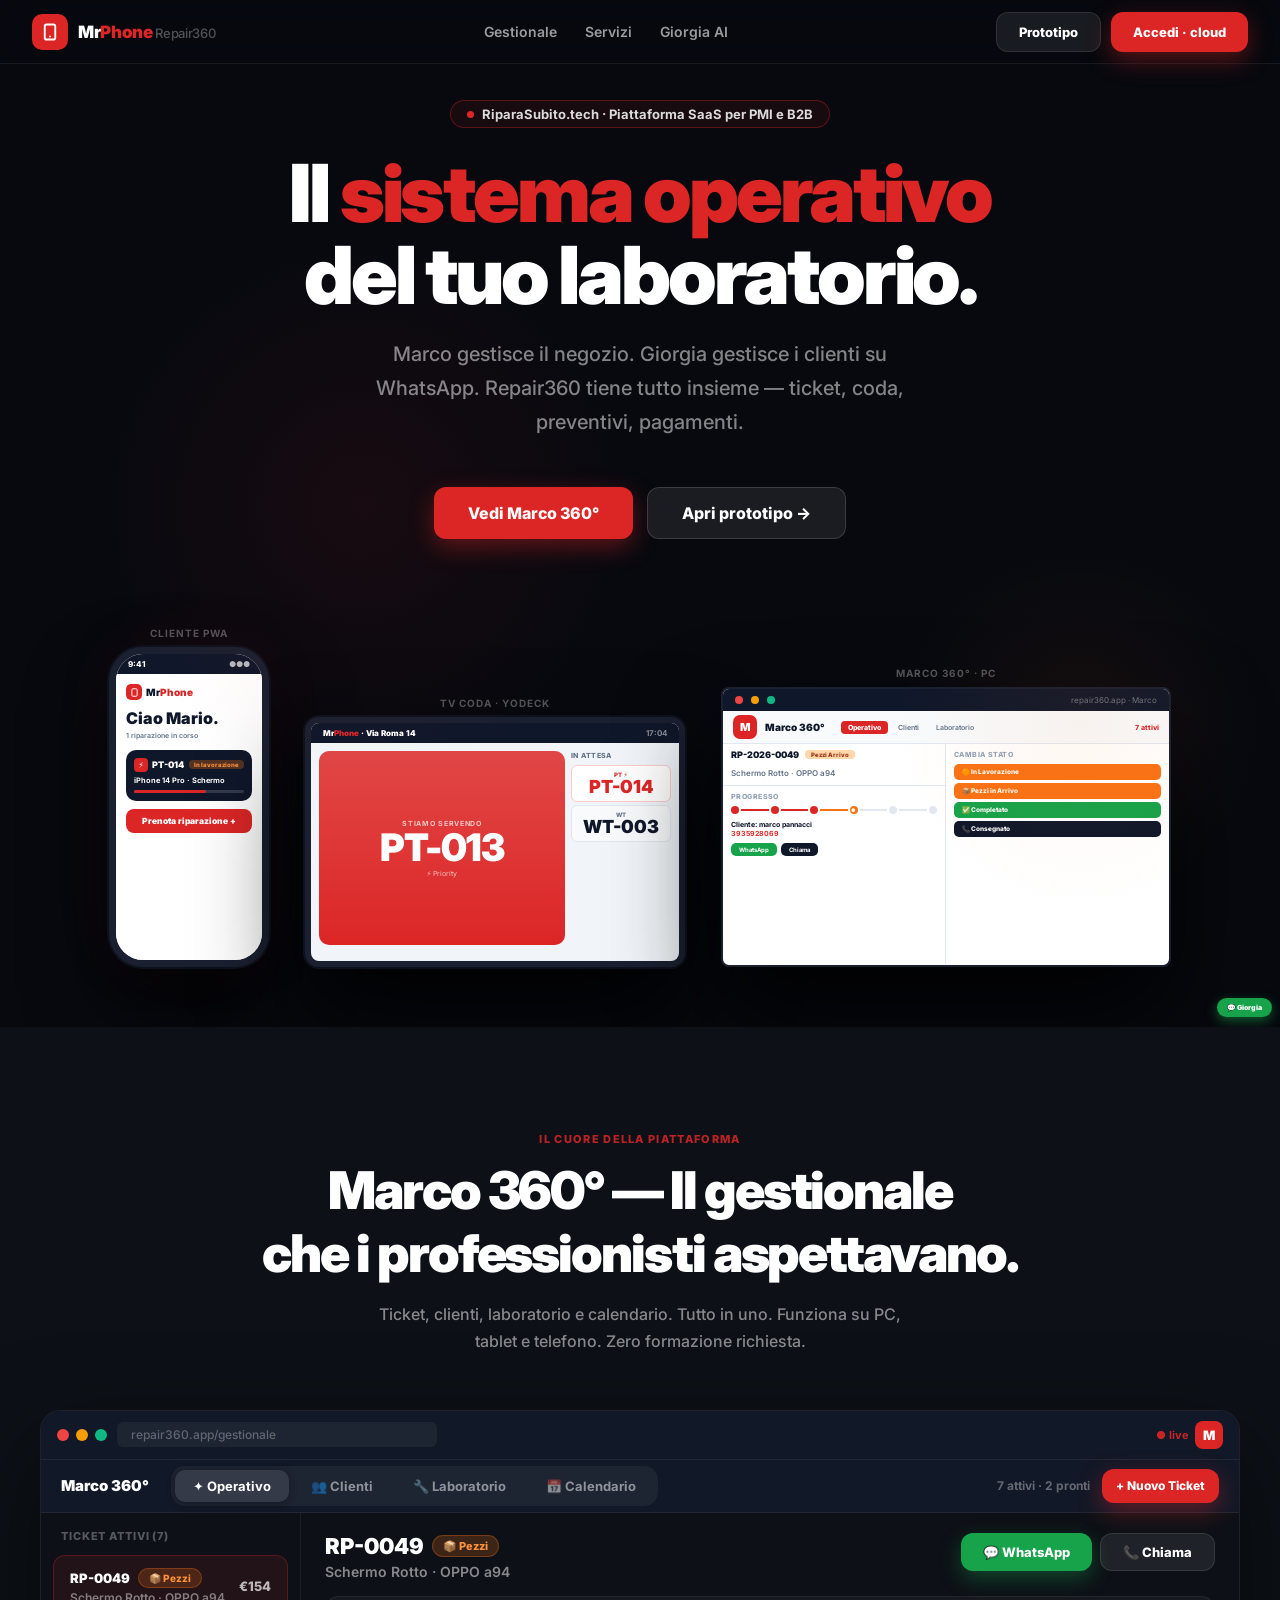
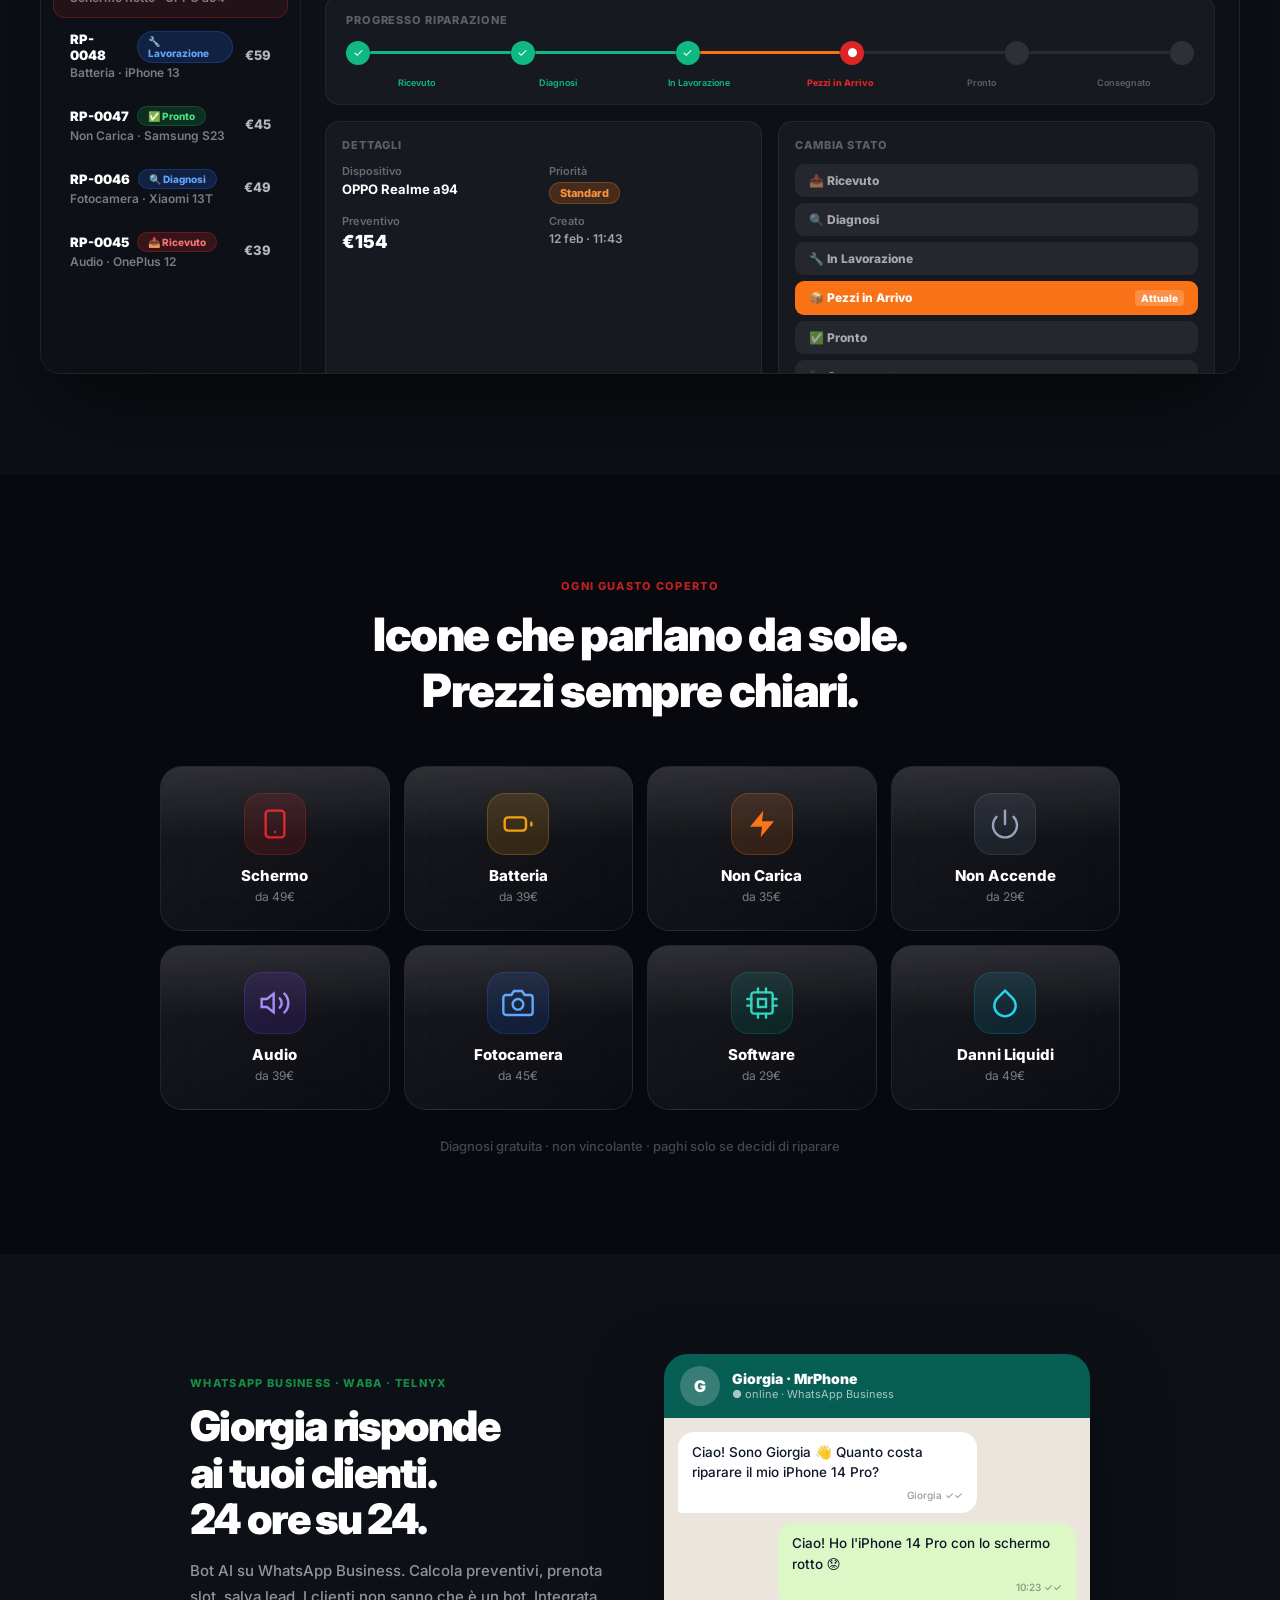
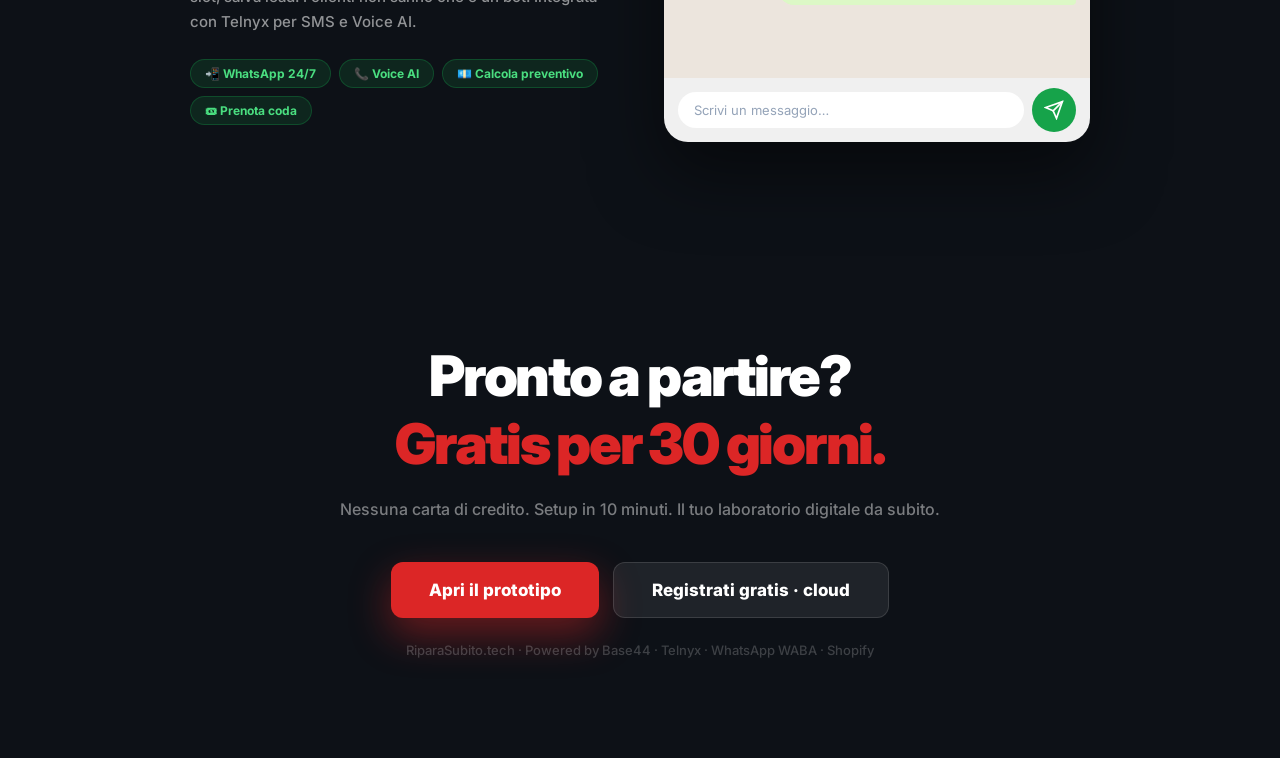
<file: journey.html>
<!DOCTYPE html>
<html lang="it">
<head>
<meta charset="UTF-8"/><meta name="viewport" content="width=device-width,initial-scale=1.0"/>
<title>Repair360 · La piattaforma per il tuo laboratorio</title>
<link rel="preconnect" href="https://fonts.googleapis.com"/>
<link href="https://fonts.googleapis.com/css2?family=Inter:wght@400;500;600;700;800;900&display=swap" rel="stylesheet"/>
<style>
*,*::before,*::after{box-sizing:border-box;margin:0;padding:0}
:root{--red:#DC2626;--ink:#0F172A;--bg:#07090F}
html{scroll-behavior:smooth}
body{font-family:Inter,system-ui,sans-serif;background:var(--bg);color:#fff;-webkit-font-smoothing:antialiased;overflow-x:hidden}
::-webkit-scrollbar{width:4px;background:transparent}::-webkit-scrollbar-thumb{background:rgba(255,255,255,.15);border-radius:2px}

/* ── Glass ── */
.glass{background:linear-gradient(145deg,rgba(255,255,255,.07),rgba(255,255,255,.02));border:1px solid rgba(255,255,255,.09);backdrop-filter:blur(20px);-webkit-backdrop-filter:blur(20px)}
.glass-bright{background:linear-gradient(145deg,rgba(255,255,255,.12),rgba(255,255,255,.04));border:1px solid rgba(255,255,255,.14);backdrop-filter:blur(24px)}

/* ── Pulse animations ── */
@keyframes pulse{0%,100%{box-shadow:0 0 0 0 var(--pc,rgba(220,38,38,.5)),0 8px 28px rgba(0,0,0,.55)}60%{box-shadow:0 0 0 14px rgba(0,0,0,0),0 8px 28px rgba(0,0,0,.55)}}
@keyframes floatA{0%,100%{transform:translateY(0) rotate(-3deg)}50%{transform:translateY(-18px) rotate(-3deg)}}
@keyframes floatB{0%,100%{transform:translateY(0)}50%{transform:translateY(-12px)}}
@keyframes floatC{0%,100%{transform:translateY(0) rotate(2deg)}50%{transform:translateY(-22px) rotate(2deg)}}
@keyframes fadeUp{from{opacity:0;transform:translateY(30px)}to{opacity:1;transform:none}}
@keyframes flow{0%{background-position:0%}100%{background-position:200%}}
@keyframes blink{0%,100%{opacity:1}50%{opacity:.3}}
@keyframes slidein{from{opacity:0;transform:translateX(20px)}to{opacity:1;transform:none}}

.float-a{animation:floatA 4s ease-in-out infinite}
.float-b{animation:floatB 5s ease-in-out infinite .6s}
.float-c{animation:floatC 3.8s ease-in-out infinite 1.2s}
.fade-up{opacity:0;animation:fadeUp .7s ease forwards}
.fade-up:nth-child(2){animation-delay:.1s}.fade-up:nth-child(3){animation-delay:.2s}.fade-up:nth-child(4){animation-delay:.3s}
.reveal{opacity:0;transform:translateY(24px);transition:opacity .7s ease,transform .7s ease}
.reveal.in{opacity:1;transform:none}

/* ── Service tiles ── */
.svc{--pc:rgba(220,38,38,.5);padding:26px 18px;border-radius:22px;display:flex;flex-direction:column;align-items:center;gap:11px;text-align:center;cursor:pointer;animation:pulse 2.8s ease-in-out infinite;transition:transform .25s ease,background .25s ease,border-color .25s ease;position:relative;overflow:hidden}
.svc::before{content:'';position:absolute;top:0;left:0;right:0;height:44%;background:linear-gradient(to bottom,rgba(255,255,255,.1),transparent);pointer-events:none}
.svc:hover{transform:translateY(-6px) scale(1.03)}
.svc:nth-child(2){animation-delay:.35s}.svc:nth-child(3){animation-delay:.7s}.svc:nth-child(4){animation-delay:1.05s}
.svc:nth-child(5){animation-delay:1.4s}.svc:nth-child(6){animation-delay:1.75s}.svc:nth-child(7){animation-delay:2.1s}.svc:nth-child(8){animation-delay:2.45s}
.svc-icon{width:62px;height:62px;border-radius:18px;display:flex;align-items:center;justify-content:center;transition:transform .25s ease}
.svc:hover .svc-icon{transform:scale(1.12)}

/* ── Status dots ── */
.dot{display:inline-flex;align-items:center;gap:6px;font-size:12px;font-weight:700}
.dot::before{content:'';width:8px;height:8px;border-radius:50%;background:currentColor;display:inline-block}

/* ── Progress bar ── */
.flow-bar{height:3px;background:linear-gradient(90deg,var(--red),#F97316,var(--red));background-size:200%;animation:flow 2s linear infinite}

/* ── Nav ── */
nav{position:fixed;top:0;left:0;right:0;z-index:50;display:flex;align-items:center;justify-content:space-between;padding:0 32px;height:64px;background:rgba(7,9,15,.85);backdrop-filter:blur(24px);border-bottom:1px solid rgba(255,255,255,.07)}

/* ── Tab bar ── */
.tab-bar{display:flex;gap:4px;padding:4px;background:rgba(255,255,255,.05);border-radius:14px}
.tab-btn{padding:8px 18px;border-radius:10px;border:none;background:transparent;color:rgba(255,255,255,.5);font-family:inherit;font-size:13px;font-weight:700;cursor:pointer;transition:all .2s ease;white-space:nowrap}
.tab-btn.active{background:rgba(255,255,255,.1);color:#fff;box-shadow:0 2px 8px rgba(0,0,0,.3)}
.tab-pane{display:none}.tab-pane.active{display:block;animation:slidein .3s ease}

/* ── Status badge ── */
.badge{display:inline-flex;align-items:center;padding:3px 10px;border-radius:100px;font-size:11px;font-weight:800;gap:5px}
.badge-orange{background:rgba(249,115,22,.2);color:#FB923C;border:1px solid rgba(249,115,22,.3)}
.badge-green{background:rgba(22,163,74,.2);color:#4ADE80;border:1px solid rgba(22,163,74,.3)}
.badge-blue{background:rgba(37,99,235,.2);color:#60A5FA;border:1px solid rgba(37,99,235,.3)}
.badge-red{background:rgba(220,38,38,.2);color:#F87171;border:1px solid rgba(220,38,38,.3)}

/* ── Marco ticket list ── */
.tk-row{padding:12px 16px;border-radius:12px;cursor:pointer;transition:background .15s ease;display:flex;align-items:center;gap:12px;border:1px solid transparent}
.tk-row:hover{background:rgba(255,255,255,.05)}
.tk-row.selected{background:rgba(220,38,38,.1);border-color:rgba(220,38,38,.3)}

/* ── Kanban ── */
.kan-col{flex:1;min-width:140px}
.kan-col-head{font-size:11px;font-weight:800;text-transform:uppercase;letter-spacing:.1em;color:rgba(255,255,255,.4);padding:0 4px;margin-bottom:10px;display:flex;align-items:center;justify-content:space-between}
.kan-card{background:rgba(255,255,255,.05);border:1px solid rgba(255,255,255,.08);border-radius:10px;padding:10px 12px;margin-bottom:8px;cursor:pointer;transition:transform .15s ease}
.kan-card:hover{transform:translateY(-2px)}

/* ── Calendar ── */
.cal-slot{height:38px;border:1px solid rgba(255,255,255,.06);display:flex;align-items:center;padding:0 10px;font-size:11px;font-weight:600;color:rgba(255,255,255,.4);cursor:pointer;transition:background .15s}
.cal-slot:hover{background:rgba(255,255,255,.04)}
.cal-booked{background:rgba(220,38,38,.15);border-color:rgba(220,38,38,.3);color:#F87171;font-weight:800}
.cal-available{background:rgba(22,163,74,.08);border-color:rgba(22,163,74,.2);color:#4ADE80}

/* ── Btn ── */
.rsbtn{display:inline-flex;align-items:center;justify-content:center;gap:8px;padding:0 22px;height:44px;border-radius:12px;border:none;cursor:pointer;font-family:inherit;font-size:14px;font-weight:800;transition:transform .12s ease,opacity .15s ease}
.rsbtn:active{transform:scale(.97)}
.rsbtn-red{background:var(--red);color:#fff;box-shadow:0 8px 24px rgba(220,38,38,.4)}
.rsbtn-dark{background:rgba(255,255,255,.08);color:#fff;border:1px solid rgba(255,255,255,.1)}
.rsbtn-green{background:#16A34A;color:#fff;box-shadow:0 8px 20px rgba(22,163,74,.35)}

/* ── WhatsApp ── */
.wa-bubble{max-width:75%;padding:10px 14px;border-radius:16px;font-size:13.5px;font-weight:500;line-height:1.5;position:relative}
.wa-bot{background:#fff;color:#0F172A;border-radius:16px 16px 16px 4px;align-self:flex-start}
.wa-user{background:#DCF8C6;color:#0F172A;border-radius:16px 16px 4px 16px;align-self:flex-end}

/* ── Responsive ── */
@media(max-width:900px){nav .nav-links{display:none}
.hero-devices{flex-direction:column;align-items:center;gap:20px}
.hero-devices .float-a,.hero-devices .float-c{display:none}
.marco-demo{flex-direction:column}
.marco-sidebar{display:none}
.marco-tickets{width:100% !important;border-right:none !important;max-height:200px;overflow-y:auto}
.marco-detail{display:none !important}
}
</style>
</head>
<body>

<!-- NAV -->
<nav>
  <a href="index.html" style="display:flex;align-items:center;gap:10px;text-decoration:none">
    <div style="width:36px;height:36px;background:var(--red);border-radius:10px;display:flex;align-items:center;justify-content:center">
      <svg width="18" height="18" viewBox="0 0 24 24" fill="none" stroke="white" stroke-width="2.5" stroke-linecap="round" stroke-linejoin="round"><rect x="5" y="2" width="14" height="20" rx="2.5"/><line x1="12" y1="18" x2="12.01" y2="18"/></svg>
    </div>
    <span style="font-weight:900;font-size:17px;letter-spacing:-.02em;color:#fff">Mr<span style="color:var(--red)">Phone</span> <span style="font-weight:500;color:rgba(255,255,255,.3);font-size:13px">Repair360</span></span>
  </a>
  <div class="nav-links" style="display:flex;gap:28px">
    <a href="#gestionale" style="color:rgba(255,255,255,.6);font-size:14px;font-weight:600;text-decoration:none">Gestionale</a>
    <a href="#services" style="color:rgba(255,255,255,.6);font-size:14px;font-weight:600;text-decoration:none">Servizi</a>
    <a href="#giorgia" style="color:rgba(255,255,255,.6);font-size:14px;font-weight:600;text-decoration:none">Giorgia AI</a>
  </div>
  <div style="display:flex;gap:10px">
    <a href="index.html" class="rsbtn rsbtn-dark" style="height:40px;font-size:13px;text-decoration:none">Prototipo</a>
    <a href="repair.html" class="rsbtn rsbtn-red" style="height:40px;font-size:13px;text-decoration:none">Accedi · cloud</a>
  </div>
</nav>

<!-- HERO -->
<section style="min-height:100vh;display:flex;flex-direction:column;align-items:center;justify-content:center;padding:100px 24px 60px;position:relative;overflow:hidden">
  <div style="position:absolute;top:20%;left:5%;width:600px;height:600px;border-radius:50%;background:radial-gradient(circle,rgba(220,38,38,.08),transparent 65%);pointer-events:none"></div>
  <div style="position:absolute;bottom:10%;right:0%;width:400px;height:400px;border-radius:50%;background:radial-gradient(circle,rgba(249,115,22,.06),transparent 65%);pointer-events:none"></div>

  <div style="display:inline-flex;align-items:center;gap:8px;padding:5px 16px;border-radius:100px;border:1px solid rgba(220,38,38,.35);background:rgba(220,38,38,.08);margin-bottom:24px" class="fade-up">
    <span style="width:7px;height:7px;border-radius:50%;background:var(--red);animation:blink 1.8s ease-in-out infinite"></span>
    <span style="font-size:13px;font-weight:700;color:rgba(255,255,255,.85)">RiparaSubito.tech · Piattaforma SaaS per PMI e B2B</span>
  </div>

  <h1 style="font-size:clamp(38px,6.5vw,80px);font-weight:900;letter-spacing:-.04em;line-height:1.02;text-align:center;max-width:900px;margin:0 0 22px" class="fade-up">
    Il <span style="color:var(--red)">sistema operativo</span><br>del tuo laboratorio.
  </h1>
  <p style="font-size:clamp(16px,2.2vw,20px);color:rgba(255,255,255,.5);max-width:580px;text-align:center;line-height:1.7;font-weight:500;margin:0 0 48px" class="fade-up">
    Marco gestisce il negozio. Giorgia gestisce i clienti su WhatsApp. Repair360 tiene tutto insieme — ticket, coda, preventivi, pagamenti.
  </p>
  <div style="display:flex;gap:14px;flex-wrap:wrap;justify-content:center;margin-bottom:88px" class="fade-up">
    <a href="#gestionale" class="rsbtn rsbtn-red" style="height:52px;font-size:16px;padding:0 34px;text-decoration:none">Vedi Marco 360°</a>
    <a href="index.html" class="rsbtn rsbtn-dark" style="height:52px;font-size:16px;padding:0 34px;text-decoration:none;border:1px solid rgba(255,255,255,.14)">Apri prototipo →</a>
  </div>

  <!-- 3 DEVICE MOCKUPS -->
  <div class="hero-devices" style="display:flex;align-items:flex-end;justify-content:center;gap:clamp(10px,3vw,36px);width:100%;max-width:1100px">

    <!-- iPhone (cliente) -->
    <div class="float-a" style="width:160px;flex-shrink:0">
      <p style="font-size:10px;font-weight:700;color:rgba(255,255,255,.3);text-align:center;margin-bottom:8px;text-transform:uppercase;letter-spacing:.1em">Cliente PWA</p>
      <div style="width:160px;height:320px;border-radius:34px;border:7px solid #1A2030;background:#fff;overflow:hidden;box-shadow:0 0 0 2px #0D111C,0 40px 80px rgba(0,0,0,.8),0 0 60px rgba(220,38,38,.08)">
        <div style="background:#0F172A;height:20px;display:flex;align-items:center;justify-content:space-between;padding:0 12px"><span style="color:white;font-size:8px;font-weight:800">9:41</span><span style="color:rgba(255,255,255,.7);font-size:8px">●●●</span></div>
        <div style="padding:10px;font-size:8px;height:calc(100% - 20px);background:white">
          <div style="display:flex;align-items:center;gap:4px;margin-bottom:10px">
            <div style="width:16px;height:16px;background:var(--red);border-radius:5px;display:flex;align-items:center;justify-content:center;flex-shrink:0">
              <svg width="9" height="9" viewBox="0 0 24 24" fill="none" stroke="white" stroke-width="2.5"><rect x="5" y="2" width="14" height="20" rx="2.5"/></svg>
            </div>
            <span style="font-weight:900;font-size:10px;color:#0F172A">Mr<span style="color:var(--red)">Phone</span></span>
          </div>
          <div style="font-size:16px;font-weight:900;color:#0F172A;line-height:1.1;margin-bottom:3px">Ciao Mario.</div>
          <div style="font-size:7px;color:#64748B;margin-bottom:10px;font-weight:600">1 riparazione in corso</div>
          <div style="background:#0F172A;border-radius:10px;padding:8px;color:white;margin-bottom:8px">
            <div style="display:flex;align-items:center;gap:4px;margin-bottom:4px">
              <div style="width:14px;height:14px;background:var(--red);border-radius:4px;display:flex;align-items:center;justify-content:center;font-size:8px">⚡</div>
              <span style="font-size:9px;font-weight:900">PT-014</span>
              <span style="margin-left:auto;font-size:6px;background:rgba(249,115,22,.3);color:#FB923C;padding:1px 5px;border-radius:4px;font-weight:800">In lavorazione</span>
            </div>
            <div style="font-size:7.5px;font-weight:700">iPhone 14 Pro · Schermo</div>
            <div style="margin-top:5px;height:3px;background:rgba(255,255,255,.15);border-radius:2px"><div style="width:65%;height:100%;background:var(--red);border-radius:2px"></div></div>
          </div>
          <div style="background:var(--red);color:white;border-radius:8px;padding:7px;text-align:center;font-size:8.5px;font-weight:900">Prenota riparazione +</div>
          <div style="position:absolute;bottom:10px;right:8px;background:#16A34A;color:white;border-radius:100px;padding:5px 10px;font-size:7px;font-weight:900;box-shadow:0 4px 12px rgba(22,163,74,.5)">💬 Giorgia</div>
        </div>
      </div>
    </div>

    <!-- TABLET — coda TV Yodeck -->
    <div class="float-b" style="flex-shrink:0">
      <p style="font-size:10px;font-weight:700;color:rgba(255,255,255,.3);text-align:center;margin-bottom:8px;text-transform:uppercase;letter-spacing:.1em">TV Coda · Yodeck</p>
      <div style="width:clamp(280px,36vw,380px);height:clamp(190px,25vw,250px);border-radius:14px;border:6px solid #1A2030;background:#F1F5F9;overflow:hidden;box-shadow:0 0 0 2px #0D111C,0 50px 100px rgba(0,0,0,.9)">
        <div style="background:#0F172A;padding:5px 12px;display:flex;align-items:center;justify-content:space-between">
          <span style="color:white;font-size:8px;font-weight:900">Mr<span style="color:var(--red)">Phone</span> · Via Roma 14</span>
          <span style="color:rgba(255,255,255,.5);font-size:8px;font-weight:700" id="qclock">10:42</span>
        </div>
        <div style="padding:8px;display:flex;gap:6px;height:calc(100% - 28px)">
          <div style="flex:1;background:var(--red);border-radius:10px;display:flex;flex-direction:column;align-items:center;justify-content:center;color:white;position:relative;overflow:hidden">
            <div style="position:absolute;inset:0;background:linear-gradient(to bottom,rgba(255,255,255,.15),transparent);pointer-events:none"></div>
            <div style="font-size:7px;font-weight:700;opacity:.7;text-transform:uppercase;letter-spacing:.1em">Stiamo servendo</div>
            <div id="qserved" style="font-size:38px;font-weight:900;line-height:1;letter-spacing:-.03em;transition:all .4s ease">PT-013</div>
            <div style="font-size:7px;opacity:.7;margin-top:3px">⚡ Priority</div>
          </div>
          <div style="width:100px;display:flex;flex-direction:column;gap:3px">
            <div style="font-size:7px;font-weight:800;color:#64748B;text-transform:uppercase;letter-spacing:.06em;margin-bottom:2px">In attesa</div>
            <div id="qwait" style="display:flex;flex-direction:column;gap:3px">
              <div style="background:white;border:1px solid #FECACA;border-radius:6px;padding:5px;text-align:center"><div style="font-size:6px;color:var(--red);font-weight:800">PT ⚡</div><div style="font-size:18px;font-weight:900;color:var(--red);line-height:1">PT-014</div></div>
              <div style="background:#F8FAFC;border:1px solid #E2E8F0;border-radius:6px;padding:5px;text-align:center"><div style="font-size:6px;color:#64748B;font-weight:800">WT</div><div style="font-size:18px;font-weight:900;color:#0F172A;line-height:1">WT-003</div></div>
            </div>
          </div>
        </div>
      </div>
    </div>

    <!-- PC — Marco 360° -->
    <div class="float-c" style="flex-shrink:0">
      <p style="font-size:10px;font-weight:700;color:rgba(255,255,255,.3);text-align:center;margin-bottom:8px;text-transform:uppercase;letter-spacing:.1em">Marco 360° · PC</p>
      <div style="width:clamp(300px,42vw,450px);height:clamp(200px,26vw,280px);border-radius:8px;border:2px solid #1A2030;background:white;overflow:hidden;box-shadow:0 50px 100px rgba(0,0,0,.9)">
        <div style="background:#0F172A;padding:6px 12px;display:flex;align-items:center;gap:8px">
          <div style="width:8px;height:8px;border-radius:50%;background:#EF4444"></div>
          <div style="width:8px;height:8px;border-radius:50%;background:#F59E0B"></div>
          <div style="width:8px;height:8px;border-radius:50%;background:#10B981"></div>
          <span style="color:rgba(255,255,255,.4);font-size:8px;margin-left:auto">repair360.app · Marco</span>
        </div>
        <div style="background:#F8FAFC;padding:4px 10px;border-bottom:1px solid #E2E8F0;display:flex;align-items:center;gap:8px">
          <div style="width:24px;height:24px;background:var(--red);border-radius:7px;display:flex;align-items:center;justify-content:center;color:white;font-weight:900;font-size:11px">M</div>
          <span style="font-weight:900;font-size:10px;color:#0F172A">Marco 360°</span>
          <div style="display:flex;gap:3px;margin-left:8px">
            <span style="background:var(--red);color:white;font-size:7px;padding:2px 7px;border-radius:4px;font-weight:800">Operativo</span>
            <span style="color:#64748B;font-size:7px;padding:2px 7px;font-weight:600">Clienti</span>
            <span style="color:#64748B;font-size:7px;padding:2px 7px;font-weight:600">Laboratorio</span>
          </div>
          <div style="margin-left:auto;display:flex;align-items:center;gap:5px">
            <span style="color:var(--red);font-size:7px;font-weight:800">7 attivi</span>
          </div>
        </div>
        <div style="display:grid;grid-template-columns:1fr 1fr;height:calc(100% - 56px)">
          <div style="border-right:1px solid #E2E8F0;overflow:hidden">
            <div style="padding:5px 8px;border-bottom:1px solid #E2E8F0;background:white">
              <div style="display:flex;align-items:center;gap:6px">
                <span style="font-size:9px;font-weight:900;color:#0F172A">RP-2026-0049</span>
                <span style="background:#FED7AA;color:#9A3412;font-size:6px;padding:1px 6px;border-radius:4px;font-weight:800">Pezzi Arrivo</span>
              </div>
              <span style="font-size:8px;color:#64748B;font-weight:600">Schermo Rotto · OPPO a94</span>
            </div>
            <div style="padding:6px 8px">
              <div style="font-size:7px;font-weight:800;color:#94A3B8;text-transform:uppercase;letter-spacing:.06em;margin-bottom:5px">Progresso</div>
              <div style="display:flex;align-items:center;gap:2px">
                <div style="width:8px;height:8px;border-radius:50%;background:var(--red)"></div>
                <div style="flex:1;height:2px;background:var(--red)"></div>
                <div style="width:8px;height:8px;border-radius:50%;background:var(--red)"></div>
                <div style="flex:1;height:2px;background:var(--red)"></div>
                <div style="width:8px;height:8px;border-radius:50%;background:var(--red)"></div>
                <div style="flex:1;height:2px;background:#F97316"></div>
                <div style="width:8px;height:8px;border-radius:50%;background:#F97316;font-size:5px;color:white;display:flex;align-items:center;justify-content:center">●</div>
                <div style="flex:1;height:2px;background:#E2E8F0"></div>
                <div style="width:8px;height:8px;border-radius:50%;background:#E2E8F0"></div>
                <div style="flex:1;height:2px;background:#E2E8F0"></div>
                <div style="width:8px;height:8px;border-radius:50%;background:#E2E8F0"></div>
              </div>
              <div style="margin-top:6px;font-size:7px;font-weight:700;color:#0F172A">Cliente: marco pannacci</div>
              <div style="font-size:7px;color:var(--red);font-weight:700">3935928069</div>
              <div style="display:flex;gap:4px;margin-top:5px">
                <div style="background:#16A34A;color:white;font-size:6px;padding:3px 8px;border-radius:5px;font-weight:700">WhatsApp</div>
                <div style="background:#0F172A;color:white;font-size:6px;padding:3px 8px;border-radius:5px;font-weight:700">Chiama</div>
              </div>
            </div>
          </div>
          <div style="padding:6px 8px">
            <div style="font-size:7px;font-weight:800;color:#94A3B8;text-transform:uppercase;letter-spacing:.06em;margin-bottom:5px">Cambia Stato</div>
            <div style="display:flex;flex-direction:column;gap:3px">
              <div style="background:#F97316;color:white;font-size:6.5px;padding:4px 8px;border-radius:5px;font-weight:800;cursor:pointer">🟠 In Lavorazione</div>
              <div style="background:#F97316;color:white;font-size:6.5px;padding:4px 8px;border-radius:5px;font-weight:800;cursor:pointer">📦 Pezzi in Arrivo</div>
              <div style="background:#16A34A;color:white;font-size:6.5px;padding:4px 8px;border-radius:5px;font-weight:800;cursor:pointer">✅ Completato</div>
              <div style="background:#0F172A;color:white;font-size:6.5px;padding:4px 8px;border-radius:5px;font-weight:800;cursor:pointer">📞 Consegnato</div>
            </div>
          </div>
        </div>
      </div>
    </div>

  </div><!-- /hero-devices -->
</section>

<!-- MARCO 360° FULL DEMO -->
<section id="gestionale" style="padding:100px 24px;background:#0D1117">
  <div style="max-width:1200px;margin:0 auto">
    <div style="text-align:center;margin-bottom:56px">
      <span style="font-size:11px;font-weight:800;letter-spacing:.12em;text-transform:uppercase;color:rgba(220,38,38,.85)">Il cuore della piattaforma</span>
      <h2 style="font-size:clamp(28px,4.5vw,52px);font-weight:900;letter-spacing:-.04em;margin:12px 0 16px">Marco 360° — Il gestionale<br>che i professionisti aspettavano.</h2>
      <p style="font-size:16px;color:rgba(255,255,255,.5);font-weight:500;max-width:560px;margin:0 auto;line-height:1.65">Ticket, clienti, laboratorio e calendario. Tutto in uno. Funziona su PC, tablet e telefono. Zero formazione richiesta.</p>
    </div>

    <!-- FULL APP FRAME -->
    <div style="border-radius:20px;overflow:hidden;border:1px solid rgba(255,255,255,.08);box-shadow:0 40px 100px rgba(0,0,0,.6)">
      <!-- Window chrome -->
      <div style="background:#111827;padding:10px 16px;display:flex;align-items:center;gap:10px;border-bottom:1px solid rgba(255,255,255,.07)">
        <div style="display:flex;gap:7px"><div style="width:12px;height:12px;border-radius:50%;background:#EF4444"></div><div style="width:12px;height:12px;border-radius:50%;background:#F59E0B"></div><div style="width:12px;height:12px;border-radius:50%;background:#10B981"></div></div>
        <div style="flex:1;background:rgba(255,255,255,.05);border-radius:6px;padding:5px 14px;font-size:12px;color:rgba(255,255,255,.3);font-weight:500;max-width:320px">repair360.app/gestionale</div>
        <div style="margin-left:auto;display:flex;align-items:center;gap:6px">
          <span style="font-size:11px;font-weight:700;color:rgba(220,38,38,.9)">● live</span>
          <div style="width:28px;height:28px;border-radius:8px;background:var(--red);display:flex;align-items:center;justify-content:center;color:white;font-weight:900;font-size:13px">M</div>
        </div>
      </div>

      <!-- App nav -->
      <div style="background:#111827;padding:6px 20px;display:flex;align-items:center;gap:14px;border-bottom:1px solid rgba(255,255,255,.07)">
        <span style="font-weight:900;font-size:15px;color:white;margin-right:8px">Marco 360°</span>
        <div class="tab-bar" id="marcoTabs">
          <button class="tab-btn active" onclick="switchTab('operativo')">✦ Operativo</button>
          <button class="tab-btn" onclick="switchTab('clienti')">👥 Clienti</button>
          <button class="tab-btn" onclick="switchTab('laboratorio')">🔧 Laboratorio</button>
          <button class="tab-btn" onclick="switchTab('calendario')">📅 Calendario</button>
        </div>
        <div style="margin-left:auto;display:flex;gap:12px;align-items:center">
          <span style="font-size:12px;color:rgba(255,255,255,.35);font-weight:700">7 attivi · 2 pronti</span>
          <button class="rsbtn rsbtn-red" style="height:34px;font-size:12px;padding:0 14px">+ Nuovo Ticket</button>
        </div>
      </div>

      <!-- TAB CONTENT -->
      <div style="background:#0D1117;min-height:460px">

        <!-- OPERATIVO TAB -->
        <div id="tab-operativo" class="tab-pane active marco-demo" style="display:flex;height:460px">

          <!-- Ticket list -->
          <div class="marco-tickets" style="width:260px;border-right:1px solid rgba(255,255,255,.06);padding:12px;overflow-y:auto;flex-shrink:0">
            <div style="font-size:11px;font-weight:800;color:rgba(255,255,255,.3);text-transform:uppercase;letter-spacing:.08em;padding:4px 8px;margin-bottom:8px">Ticket attivi (7)</div>
            <div id="tkList"></div>
          </div>

          <!-- Ticket detail -->
          <div class="marco-detail" style="flex:1;padding:20px 24px;overflow-y:auto" id="tkDetail">
            <div style="display:flex;align-items:flex-start;justify-content:space-between;margin-bottom:16px;flex-wrap:gap 8px;gap:10px">
              <div>
                <div style="display:flex;align-items:center;gap:10px;flex-wrap:wrap;gap:8px">
                  <span style="font-size:22px;font-weight:900;color:white" id="dCode">RP-2026-0049</span>
                  <span class="badge badge-orange" id="dBadge">📦 Pezzi in Arrivo</span>
                </div>
                <p style="font-size:14px;color:rgba(255,255,255,.5);font-weight:600;margin-top:4px" id="dSub">Schermo Rotto · OPPO / Realme a94</p>
              </div>
              <div style="display:flex;gap:8px;flex-wrap:wrap">
                <button class="rsbtn rsbtn-green" style="height:38px;font-size:13px" onclick="sendWa()">💬 WhatsApp</button>
                <button class="rsbtn rsbtn-dark" style="height:38px;font-size:13px">📞 Chiama</button>
              </div>
            </div>

            <!-- 6-step progress -->
            <div style="background:rgba(255,255,255,.04);border-radius:14px;padding:16px 20px;margin-bottom:16px;border:1px solid rgba(255,255,255,.06)">
              <div style="font-size:11px;font-weight:800;color:rgba(255,255,255,.3);text-transform:uppercase;letter-spacing:.08em;margin-bottom:14px">Progresso Riparazione</div>
              <div style="display:flex;align-items:center" id="progressBar"></div>
              <div style="display:flex;margin-top:6px" id="progressLabels"></div>
            </div>

            <!-- 2-col details -->
            <div style="display:grid;grid-template-columns:1fr 1fr;gap:16px">
              <div style="background:rgba(255,255,255,.04);border-radius:14px;padding:16px;border:1px solid rgba(255,255,255,.06)">
                <div style="font-size:11px;font-weight:800;color:rgba(255,255,255,.3);text-transform:uppercase;letter-spacing:.08em;margin-bottom:12px">Dettagli</div>
                <div style="display:grid;grid-template-columns:1fr 1fr;gap:10px">
                  <div><p style="font-size:11px;color:rgba(255,255,255,.35);font-weight:600;margin-bottom:3px">Dispositivo</p><p style="font-size:13px;font-weight:700;color:white" id="dDevice">OPPO Realme a94</p></div>
                  <div><p style="font-size:11px;color:rgba(255,255,255,.35);font-weight:600;margin-bottom:3px">Priorità</p><span class="badge badge-orange">Standard</span></div>
                  <div><p style="font-size:11px;color:rgba(255,255,255,.35);font-weight:600;margin-bottom:3px">Preventivo</p><p style="font-size:18px;font-weight:900;color:white" id="dPrice">€154</p></div>
                  <div><p style="font-size:11px;color:rgba(255,255,255,.35);font-weight:600;margin-bottom:3px">Creato</p><p style="font-size:12px;font-weight:600;color:rgba(255,255,255,.6)" id="dDate">12 feb · 11:43</p></div>
                </div>
              </div>
              <div style="background:rgba(255,255,255,.04);border-radius:14px;padding:16px;border:1px solid rgba(255,255,255,.06)">
                <div style="font-size:11px;font-weight:800;color:rgba(255,255,255,.3);text-transform:uppercase;letter-spacing:.08em;margin-bottom:12px">Cambia Stato</div>
                <div style="display:flex;flex-direction:column;gap:6px" id="stateButtons"></div>
              </div>
            </div>
          </div>

        </div><!-- /operativo -->

        <!-- CLIENTI TAB -->
        <div id="tab-clienti" class="tab-pane" style="padding:20px;height:460px;overflow-y:auto">
          <div style="display:flex;gap:12px;margin-bottom:20px">
            <div style="flex:1;background:rgba(255,255,255,.05);border:1px solid rgba(255,255,255,.08);border-radius:10px;padding:10px 14px;display:flex;align-items:center;gap:8px">
              <svg width="16" height="16" viewBox="0 0 24 24" fill="none" stroke="rgba(255,255,255,.4)" stroke-width="2"><circle cx="11" cy="11" r="8"/><line x1="21" y1="21" x2="16.65" y2="16.65"/></svg>
              <input placeholder="Cerca cliente…" style="background:none;border:none;outline:none;color:white;font-size:14px;font-weight:500;width:100%;font-family:inherit" />
            </div>
            <button class="rsbtn rsbtn-red" style="height:44px">+ Nuovo</button>
          </div>
          <div id="clientiList"></div>
        </div>

        <!-- LABORATORIO TAB -->
        <div id="tab-laboratorio" class="tab-pane" style="padding:20px;height:460px;overflow-y:auto">
          <div style="display:flex;gap:12px;overflow-x:auto;padding-bottom:8px" id="kanban"></div>
        </div>

        <!-- CALENDARIO TAB -->
        <div id="tab-calendario" class="tab-pane" style="padding:20px;height:460px;overflow-y:auto">
          <div id="calView"></div>
        </div>

      </div><!-- /tab content -->
    </div><!-- /frame -->
  </div>
</section>

<!-- SERVICE ICONS -->
<section id="services" style="padding:100px 24px;background:#07090F">
  <div style="max-width:960px;margin:0 auto;text-align:center">
    <span style="font-size:11px;font-weight:800;letter-spacing:.12em;text-transform:uppercase;color:rgba(220,38,38,.85)">Ogni guasto coperto</span>
    <h2 style="font-size:clamp(26px,4vw,46px);font-weight:900;letter-spacing:-.03em;margin:12px 0 48px">Icone che parlano da sole.<br>Prezzi sempre chiari.</h2>
    <div style="display:grid;grid-template-columns:repeat(auto-fill,minmax(190px,1fr));gap:14px">
      <div class="svc glass" style="--pc:rgba(220,38,38,.55)"><div class="svc-icon" style="background:rgba(220,38,38,.15);border:1px solid rgba(220,38,38,.25)"><svg width="32" height="32" viewBox="0 0 24 24" fill="none" stroke="#DC2626" stroke-width="1.8" stroke-linecap="round"><rect x="5" y="2" width="14" height="20" rx="2.5"/><line x1="12" y1="18" x2="12.01" y2="18"/></svg></div><div><p style="font-weight:800;font-size:15px">Schermo</p><p style="font-size:12px;color:rgba(255,255,255,.45);margin-top:4px">da 49€</p></div></div>
      <div class="svc glass" style="--pc:rgba(245,158,11,.55)"><div class="svc-icon" style="background:rgba(245,158,11,.15);border:1px solid rgba(245,158,11,.25)"><svg width="32" height="32" viewBox="0 0 24 24" fill="none" stroke="#F59E0B" stroke-width="1.8" stroke-linecap="round"><rect x="2" y="7" width="16" height="10" rx="2.5"/><line x1="22" y1="11" x2="22" y2="13"/></svg></div><div><p style="font-weight:800;font-size:15px">Batteria</p><p style="font-size:12px;color:rgba(255,255,255,.45);margin-top:4px">da 39€</p></div></div>
      <div class="svc glass" style="--pc:rgba(249,115,22,.55)"><div class="svc-icon" style="background:rgba(249,115,22,.15);border:1px solid rgba(249,115,22,.25)"><svg width="32" height="32" viewBox="0 0 24 24" fill="#F97316"><polygon points="13 2 3 14 12 14 11 22 21 10 12 10 13 2"/></svg></div><div><p style="font-weight:800;font-size:15px">Non Carica</p><p style="font-size:12px;color:rgba(255,255,255,.45);margin-top:4px">da 35€</p></div></div>
      <div class="svc glass" style="--pc:rgba(100,116,139,.55)"><div class="svc-icon" style="background:rgba(100,116,139,.15);border:1px solid rgba(100,116,139,.25)"><svg width="32" height="32" viewBox="0 0 24 24" fill="none" stroke="#94A3B8" stroke-width="1.8" stroke-linecap="round"><path d="M18.36 6.64a9 9 0 1 1-12.73 0"/><line x1="12" y1="2" x2="12" y2="12"/></svg></div><div><p style="font-weight:800;font-size:15px">Non Accende</p><p style="font-size:12px;color:rgba(255,255,255,.45);margin-top:4px">da 29€</p></div></div>
      <div class="svc glass" style="--pc:rgba(124,58,237,.55)"><div class="svc-icon" style="background:rgba(124,58,237,.15);border:1px solid rgba(124,58,237,.25)"><svg width="32" height="32" viewBox="0 0 24 24" fill="none" stroke="#A78BFA" stroke-width="1.8" stroke-linecap="round"><polygon points="11 5 6 9 2 9 2 15 6 15 11 19 11 5"/><path d="M19.07 4.93a10 10 0 0 1 0 14.14M15.54 8.46a5 5 0 0 1 0 7.07"/></svg></div><div><p style="font-weight:800;font-size:15px">Audio</p><p style="font-size:12px;color:rgba(255,255,255,.45);margin-top:4px">da 39€</p></div></div>
      <div class="svc glass" style="--pc:rgba(37,99,235,.55)"><div class="svc-icon" style="background:rgba(37,99,235,.15);border:1px solid rgba(37,99,235,.25)"><svg width="32" height="32" viewBox="0 0 24 24" fill="none" stroke="#60A5FA" stroke-width="1.8" stroke-linecap="round"><path d="M23 19a2 2 0 0 1-2 2H3a2 2 0 0 1-2-2V8a2 2 0 0 1 2-2h4l2-3h6l2 3h4a2 2 0 0 1 2 2z"/><circle cx="12" cy="13" r="4"/></svg></div><div><p style="font-weight:800;font-size:15px">Fotocamera</p><p style="font-size:12px;color:rgba(255,255,255,.45);margin-top:4px">da 45€</p></div></div>
      <div class="svc glass" style="--pc:rgba(13,148,136,.55)"><div class="svc-icon" style="background:rgba(13,148,136,.15);border:1px solid rgba(13,148,136,.25)"><svg width="32" height="32" viewBox="0 0 24 24" fill="none" stroke="#2DD4BF" stroke-width="1.8" stroke-linecap="round"><rect x="4" y="4" width="16" height="16" rx="2"/><rect x="9" y="9" width="6" height="6"/><path d="M9 1v3M15 1v3M9 20v3M15 20v3M20 9h3M20 14h3M1 9h3M1 14h3"/></svg></div><div><p style="font-weight:800;font-size:15px">Software</p><p style="font-size:12px;color:rgba(255,255,255,.45);margin-top:4px">da 29€</p></div></div>
      <div class="svc glass" style="--pc:rgba(8,145,178,.55)"><div class="svc-icon" style="background:rgba(8,145,178,.15);border:1px solid rgba(8,145,178,.25)"><svg width="32" height="32" viewBox="0 0 24 24" fill="none" stroke="#22D3EE" stroke-width="1.8" stroke-linecap="round"><path d="M12 2.69l5.66 5.66a8 8 0 1 1-11.31 0z"/></svg></div><div><p style="font-weight:800;font-size:15px">Danni Liquidi</p><p style="font-size:12px;color:rgba(255,255,255,.45);margin-top:4px">da 49€</p></div></div>
    </div>
    <p style="margin-top:28px;font-size:13px;color:rgba(255,255,255,.25);font-weight:500">Diagnosi gratuita · non vincolante · paghi solo se decidi di riparare</p>
  </div>
</section>

<!-- GIORGIA AI -->
<section id="giorgia" style="padding:100px 24px;background:#0D1117">
  <div style="max-width:900px;margin:0 auto;display:grid;grid-template-columns:1fr 1fr;gap:48px;align-items:center">
    <div>
      <span style="font-size:11px;font-weight:800;letter-spacing:.12em;text-transform:uppercase;color:rgba(22,163,74,.85)">WhatsApp Business · WABA · Telnyx</span>
      <h2 style="font-size:clamp(26px,3.5vw,42px);font-weight:900;letter-spacing:-.04em;margin:12px 0 16px;line-height:1.1">Giorgia risponde<br>ai tuoi clienti.<br>24 ore su 24.</h2>
      <p style="font-size:15px;color:rgba(255,255,255,.55);font-weight:500;line-height:1.7;margin-bottom:24px">Bot AI su WhatsApp Business. Calcola preventivi, prenota slot, salva lead. I clienti non sanno che è un bot. Integrata con Telnyx per SMS e Voice AI.</p>
      <div style="display:flex;flex-wrap:wrap;gap:8px">
        <span style="background:rgba(22,163,74,.15);border:1px solid rgba(22,163,74,.3);color:#4ADE80;padding:6px 14px;border-radius:100px;font-size:12px;font-weight:700">📲 WhatsApp 24/7</span>
        <span style="background:rgba(22,163,74,.15);border:1px solid rgba(22,163,74,.3);color:#4ADE80;padding:6px 14px;border-radius:100px;font-size:12px;font-weight:700">📞 Voice AI</span>
        <span style="background:rgba(22,163,74,.15);border:1px solid rgba(22,163,74,.3);color:#4ADE80;padding:6px 14px;border-radius:100px;font-size:12px;font-weight:700">💶 Calcola preventivo</span>
        <span style="background:rgba(22,163,74,.15);border:1px solid rgba(22,163,74,.3);color:#4ADE80;padding:6px 14px;border-radius:100px;font-size:12px;font-weight:700">🎟 Prenota coda</span>
      </div>
    </div>
    <!-- WhatsApp chat mockup -->
    <div style="border-radius:24px;overflow:hidden;box-shadow:0 30px 70px rgba(0,0,0,.5)">
      <div style="background:#075E54;padding:12px 16px;display:flex;align-items:center;gap:12px">
        <div style="width:40px;height:40px;border-radius:50%;background:rgba(255,255,255,.2);display:flex;align-items:center;justify-content:center;font-weight:900;font-size:16px">G</div>
        <div><p style="font-weight:900;font-size:14px;color:white">Giorgia · MrPhone</p><p style="font-size:11px;color:rgba(255,255,255,.65)">● online · WhatsApp Business</p></div>
      </div>
      <div style="background:#ECE5DD;padding:14px;display:flex;flex-direction:column;gap:10px;min-height:260px">
        <div class="wa-bubble wa-bot">Ciao! Sono Giorgia 👋 Quanto costa riparare il mio iPhone 14 Pro?<div style="margin-top:6px;font-size:10px;color:rgba(0,0,0,.4);text-align:right">Giorgia ✓✓</div></div>
        <div class="wa-bubble wa-user">Ciao! Ho l'iPhone 14 Pro con lo schermo rotto 😟<div style="margin-top:6px;font-size:10px;color:rgba(0,0,0,.4);text-align:right">10:23 ✓✓</div></div>
        <div class="wa-bubble wa-bot" id="waTyping" style="display:none"><span style="display:inline-flex;gap:4px;align-items:center"><span style="width:8px;height:8px;border-radius:50%;background:#64748B;animation:blink 1s ease-in-out infinite"></span><span style="width:8px;height:8px;border-radius:50%;background:#64748B;animation:blink 1s ease-in-out infinite .3s"></span><span style="width:8px;height:8px;border-radius:50%;background:#64748B;animation:blink 1s ease-in-out infinite .6s"></span></span></div>
        <div class="wa-bubble wa-bot" id="waReply" style="display:none">Per l'iPhone 14 Pro la sostituzione schermo parte da <b>€89</b>. Inclusa diagnosi gratuita e garanzia 12 mesi 🛡️ Vuoi prenotare uno slot?<div style="margin-top:6px;font-size:10px;color:rgba(0,0,0,.4);text-align:right">Giorgia ✓✓</div></div>
      </div>
      <div style="background:#F0F0F0;padding:10px 14px;display:flex;gap:8px;align-items:center">
        <div style="flex:1;background:white;border-radius:24px;padding:10px 16px;font-size:13px;color:#94A3B8">Scrivi un messaggio…</div>
        <div style="width:44px;height:44px;border-radius:50%;background:#16A34A;display:flex;align-items:center;justify-content:center;cursor:pointer" onclick="showWaReply()">
          <svg width="20" height="20" viewBox="0 0 24 24" fill="none" stroke="white" stroke-width="2" stroke-linecap="round"><line x1="22" y1="2" x2="11" y2="13"/><polygon points="22 2 15 22 11 13 2 9 22 2"/></svg>
        </div>
      </div>
    </div>
  </div>
</section>

<!-- CTA -->
<section style="padding:100px 24px;text-align:center;background:#0D1117">
  <div style="max-width:600px;margin:0 auto">
    <h2 style="font-size:clamp(30px,5vw,56px);font-weight:900;letter-spacing:-.04em;margin:0 0 18px">Pronto a partire?<br><span style="color:var(--red)">Gratis per 30 giorni.</span></h2>
    <p style="font-size:16px;color:rgba(255,255,255,.45);font-weight:500;margin:0 0 40px;line-height:1.65">Nessuna carta di credito. Setup in 10 minuti. Il tuo laboratorio digitale da subito.</p>
    <div style="display:flex;gap:14px;flex-wrap:wrap;justify-content:center">
      <a href="index.html" class="rsbtn rsbtn-red" style="height:56px;font-size:17px;padding:0 38px;text-decoration:none;box-shadow:0 16px 40px rgba(220,38,38,.45)">Apri il prototipo</a>
      <a href="partner.html" class="rsbtn rsbtn-dark" style="height:56px;font-size:17px;padding:0 38px;border:1px solid rgba(255,255,255,.12);text-decoration:none">Registrati gratis · cloud</a>
    </div>
    <p style="margin-top:24px;font-size:13px;color:rgba(255,255,255,.2);font-weight:500">RiparaSubito.tech · Powered by Base44 · Telnyx · WhatsApp WABA · Shopify</p>
  </div>
</section>

<script>
// ── Cloud only: nessuna installazione, solo accesso/registrazione ──

// ── Clock ──
function updateClock(){const t=new Date();const q=document.getElementById('qclock');if(q)q.textContent=String(t.getHours()).padStart(2,'0')+':'+String(t.getMinutes()).padStart(2,'0');}
setInterval(updateClock,1000);updateClock();

// ── Scroll reveal ──
const obs=new IntersectionObserver(es=>es.forEach(e=>{if(e.isIntersecting){e.target.classList.add('in');obs.unobserve(e.target);}}),{threshold:.12});
document.querySelectorAll('.reveal').forEach(el=>obs.observe(el));

// ── Tab switching ──
function switchTab(name){
  document.querySelectorAll('.tab-pane').forEach(p=>p.classList.remove('active'));
  document.querySelectorAll('.tab-btn').forEach(b=>b.classList.remove('active'));
  document.getElementById('tab-'+name).classList.add('active');
  event.target.classList.add('active');
}

// ── Marco data ──
const TICKETS=[
  {code:'RP-0049',sub:'Schermo Rotto · OPPO a94',     badge:'📦 Pezzi',     badgeClass:'badge-orange',price:'€154',device:'OPPO Realme a94',  date:'12 feb · 11:43',stato:3,client:'Marco P.',phone:'393 5928069'},
  {code:'RP-0048',sub:'Batteria · iPhone 13',          badge:'🔧 Lavorazione',badgeClass:'badge-blue',  price:'€59', device:'iPhone 13',       date:'12 feb · 10:15',stato:2,client:'Laura B.',phone:'335 1234567'},
  {code:'RP-0047',sub:'Non Carica · Samsung S23',      badge:'✅ Pronto',    badgeClass:'badge-green', price:'€45', device:'Samsung S23',     date:'11 feb · 16:40',stato:4,client:'Giulio M.',phone:'347 9876543'},
  {code:'RP-0046',sub:'Fotocamera · Xiaomi 13T',       badge:'🔍 Diagnosi',  badgeClass:'badge-blue',  price:'€49', device:'Xiaomi 13T Pro',  date:'11 feb · 14:22',stato:1,client:'Sara C.',phone:'329 1111222'},
  {code:'RP-0045',sub:'Audio · OnePlus 12',            badge:'📥 Ricevuto',  badgeClass:'badge-red',   price:'€39', device:'OnePlus 12',      date:'11 feb · 09:00',stato:0,client:'Davide R.',phone:'333 5556666'},
];
const STATI=['📥 Ricevuto','🔍 Diagnosi','🔧 In Lavorazione','📦 Pezzi in Arrivo','✅ Pronto','📞 Consegnato'];
const STATI_COLORS=['badge-red','badge-blue','badge-blue','badge-orange','badge-green','badge-orange'];
let selIdx=0;

function renderTicketList(){
  const el=document.getElementById('tkList');
  if(!el)return;
  el.innerHTML=TICKETS.map((t,i)=>`
    <div class="tk-row${i===selIdx?' selected':''}" onclick="selectTicket(${i})">
      <div style="flex:1;min-width:0">
        <div style="display:flex;align-items:center;gap:8px">
          <span style="font-size:13px;font-weight:900;color:white">${t.code}</span>
          <span class="badge ${t.badgeClass}" style="font-size:10px">${t.badge}</span>
        </div>
        <div style="font-size:12px;color:rgba(255,255,255,.45);font-weight:600;margin-top:2px;white-space:nowrap;overflow:hidden;text-overflow:ellipsis">${t.sub}</div>
      </div>
      <span style="font-size:13px;font-weight:800;color:rgba(255,255,255,.7);flex-shrink:0">${t.price}</span>
    </div>`).join('');
}

function renderProgress(statoIdx){
  const bar=document.getElementById('progressBar');
  const lbl=document.getElementById('progressLabels');
  if(!bar||!lbl)return;
  bar.innerHTML=STATI.map((s,i)=>{
    const done=i<statoIdx,active=i===statoIdx;
    const dotBg=done?'#10B981':active?'#DC2626':'rgba(255,255,255,.1)';
    const lineBg=i<statoIdx?'#10B981':i===statoIdx?'#F97316':'rgba(255,255,255,.08)';
    return `${i>0?`<div style="flex:1;height:3px;background:${i<=statoIdx?lineBg:'rgba(255,255,255,.08)'};border-radius:2px"></div>`:''}<div style="width:24px;height:24px;border-radius:50%;background:${dotBg};display:flex;align-items:center;justify-content:center;flex-shrink:0;font-size:12px">${done?'✓':active?'●':''}</div>`;
  }).join('');
  lbl.innerHTML=`<div style="display:flex;width:100%;justify-content:space-between;margin-top:6px">${STATI.map((s,i)=>`<div style="font-size:9px;font-weight:${i===statoIdx?'800':'600'};color:${i===statoIdx?'#DC2626':i<statoIdx?'#10B981':'rgba(255,255,255,.3)'};text-align:center;flex:1">${s.replace(/^[^\s]+\s/,'')}</div>`).join('')}</div>`;
}

function renderStateButtons(tk){
  const el=document.getElementById('stateButtons');
  if(!el)return;
  const colors=['#EF4444','#3B82F6','#3B82F6','#F97316','#10B981','#0F172A'];
  el.innerHTML=STATI.map((s,i)=>`<button onclick="changeState(${TICKETS.indexOf(tk)},${i})" style="padding:9px 14px;border-radius:9px;border:none;cursor:pointer;font-family:inherit;font-size:12px;font-weight:800;text-align:left;display:flex;align-items:center;gap:8px;background:${i===tk.stato?colors[i]:'rgba(255,255,255,.06)'};color:${i===tk.stato?'white':'rgba(255,255,255,.6)'};transition:all .15s ease" onmouseover="this.style.background='${colors[i]}20';this.style.color='white'" onmouseout="this.style.background='${i===tk.stato?colors[i]:'rgba(255,255,255,.06)'}';this.style.color='${i===tk.stato?'white':'rgba(255,255,255,.6)'}'"><span>${s}</span>${i===tk.stato?'<span style="margin-left:auto;font-size:10px;background:rgba(255,255,255,.2);padding:2px 6px;border-radius:4px">Attuale</span>':''}</button>`).join('');
}

function selectTicket(i){
  selIdx=i;
  const t=TICKETS[i];
  document.getElementById('dCode').textContent=t.code;
  document.getElementById('dSub').textContent=t.sub;
  document.getElementById('dBadge').textContent=t.badge;
  document.getElementById('dBadge').className='badge '+t.badgeClass;
  document.getElementById('dDevice').textContent=t.device;
  document.getElementById('dPrice').textContent=t.price;
  document.getElementById('dDate').textContent=t.date;
  renderProgress(t.stato);
  renderStateButtons(t);
  renderTicketList();
}

function changeState(tkIdx,statoIdx){
  TICKETS[tkIdx].stato=statoIdx;
  TICKETS[tkIdx].badge=STATI[statoIdx];
  TICKETS[tkIdx].badgeClass=STATI_COLORS[statoIdx];
  selectTicket(tkIdx);
}

// ── Clienti ──
const CLIENTS=[
  {name:'Mario Rossi',phone:'333 1234567',since:'2023',visits:4,spent:'€282',avatar:'MR',color:'#DC2626'},
  {name:'Laura Bianchi',phone:'335 9876543',since:'2024',visits:2,spent:'€118',avatar:'LB',color:'#7C3AED'},
  {name:'Giulio Manzoni',phone:'347 5551234',since:'2022',visits:8,spent:'€540',avatar:'GM',color:'#0891B2'},
  {name:'Sara Conti',phone:'329 1112233',since:'2025',visits:1,spent:'€45',avatar:'SC',color:'#16A34A'},
];
function renderClienti(){
  const el=document.getElementById('clientiList');if(!el)return;
  el.innerHTML=CLIENTS.map(c=>`
    <div style="display:flex;align-items:center;gap:14px;padding:14px 16px;background:rgba(255,255,255,.04);border:1px solid rgba(255,255,255,.07);border-radius:14px;margin-bottom:10px;cursor:pointer;transition:background .15s" onmouseover="this.style.background='rgba(255,255,255,.07)'" onmouseout="this.style.background='rgba(255,255,255,.04)'">
      <div style="width:44px;height:44px;border-radius:14px;background:${c.color};display:flex;align-items:center;justify-content:center;font-weight:900;font-size:15px;color:white;flex-shrink:0">${c.avatar}</div>
      <div style="flex:1;min-width:0">
        <p style="font-weight:800;font-size:15px;color:white;margin:0">${c.name}</p>
        <p style="font-size:12px;color:rgba(255,255,255,.4);font-weight:600;margin:2px 0 0">${c.phone} · dal ${c.since}</p>
      </div>
      <div style="text-align:right;flex-shrink:0">
        <p style="font-size:16px;font-weight:900;color:white;margin:0">${c.spent}</p>
        <p style="font-size:11px;color:rgba(255,255,255,.4);font-weight:600;margin:2px 0 0">${c.visits} visite</p>
      </div>
      <div style="display:flex;gap:6px;flex-shrink:0">
        <button style="background:#16A34A;color:white;border:none;border-radius:8px;padding:7px 12px;font-size:12px;font-weight:700;cursor:pointer">💬</button>
        <button style="background:rgba(255,255,255,.08);color:white;border:none;border-radius:8px;padding:7px 12px;font-size:12px;font-weight:700;cursor:pointer">📞</button>
      </div>
    </div>`).join('');
}

// ── Kanban ──
const KANBAN=[
  {col:'📥 Ricevuto',color:'rgba(239,68,68,.2)',items:[{code:'RP-0045',sub:'OnePlus 12 · Audio'}]},
  {col:'🔍 Diagnosi',color:'rgba(59,130,246,.2)',items:[{code:'RP-0046',sub:'Xiaomi 13T · Fotocamera'}]},
  {col:'🔧 Lavorazione',color:'rgba(249,115,22,.2)',items:[{code:'RP-0048',sub:'iPhone 13 · Batteria'},{code:'RP-0049',sub:'OPPO a94 · Schermo'}]},
  {col:'✅ Pronto',color:'rgba(16,185,129,.2)',items:[{code:'RP-0047',sub:'Samsung S23 · Carica'}]},
];
function renderKanban(){
  const el=document.getElementById('kanban');if(!el)return;
  el.innerHTML=KANBAN.map(col=>`
    <div class="kan-col">
      <div class="kan-col-head"><span>${col.col}</span><span style="background:rgba(255,255,255,.1);padding:2px 7px;border-radius:8px">${col.items.length}</span></div>
      ${col.items.map(t=>`<div class="kan-card"><p style="font-size:12px;font-weight:800;color:white;margin:0 0 4px">${t.code}</p><p style="font-size:11px;color:rgba(255,255,255,.45);font-weight:600;margin:0">${t.sub}</p></div>`).join('')}
    </div>`).join('');
}

// ── Calendario ──
const DAYS=['Lun 16','Mar 17','Mer 18','Gio 19','Ven 20'];
const HOURS=['9:30','10:30','11:30','14:30','15:30','16:30','17:30','18:30'];
const BOOKED=new Set(['0-0','1-2','2-1','3-3','4-0','0-4','2-4']);
const BOOKED_NAMES={
  '0-0':'Mario R.','1-2':'Laura B.','2-1':'Giulio M.','3-3':'Sara C.','4-0':'Federico T.','0-4':'Anna V.','2-4':'Davide R.'
};
function renderCalendar(){
  const el=document.getElementById('calView');if(!el)return;
  el.innerHTML=`
    <div style="display:grid;grid-template-columns:60px repeat(5,1fr);gap:0;border-radius:12px;overflow:hidden;border:1px solid rgba(255,255,255,.07)">
      <div style="background:rgba(255,255,255,.04);border-right:1px solid rgba(255,255,255,.07)"></div>
      ${DAYS.map(d=>`<div style="padding:10px;text-align:center;background:rgba(255,255,255,.05);border-right:1px solid rgba(255,255,255,.07);font-size:12px;font-weight:800;color:rgba(255,255,255,.7)">${d}</div>`).join('')}
      ${HOURS.map((h,hi)=>
        `<div style="padding:10px;text-align:right;font-size:11px;font-weight:700;color:rgba(255,255,255,.3);border-right:1px solid rgba(255,255,255,.06);border-top:1px solid rgba(255,255,255,.05);background:rgba(255,255,255,.02)">${h}</div>`+
        DAYS.map((_,di)=>{
          const key=di+'-'+hi;
          const booked=BOOKED.has(key);
          const name=BOOKED_NAMES[key];
          return `<div class="cal-slot${booked?' cal-booked':''}" style="border-top:1px solid rgba(255,255,255,.05);border-right:1px solid rgba(255,255,255,.05)">${booked?name:'+'}</div>`;
        }).join('')
      ).join('')}
    </div>`;
}

// ── WhatsApp demo ──
function showWaReply(){
  document.getElementById('waTyping').style.display='block';
  setTimeout(()=>{document.getElementById('waTyping').style.display='none';document.getElementById('waReply').style.display='block';},1400);
}

// ── Queue live update ──
const QTICKETS=['PT-013','PT-014','WT-003','WT-004','WT-005'];let qIdx=0;
setInterval(()=>{
  qIdx=(qIdx+1)%QTICKETS.length;
  const el=document.getElementById('qserved');
  if(el){el.style.opacity='0';setTimeout(()=>{el.textContent=QTICKETS[qIdx];el.style.opacity='1';},300);}
},4000);

// ── Init ──
renderTicketList();selectTicket(0);renderClienti();renderKanban();renderCalendar();
</script>
</body>
</html>
</file>
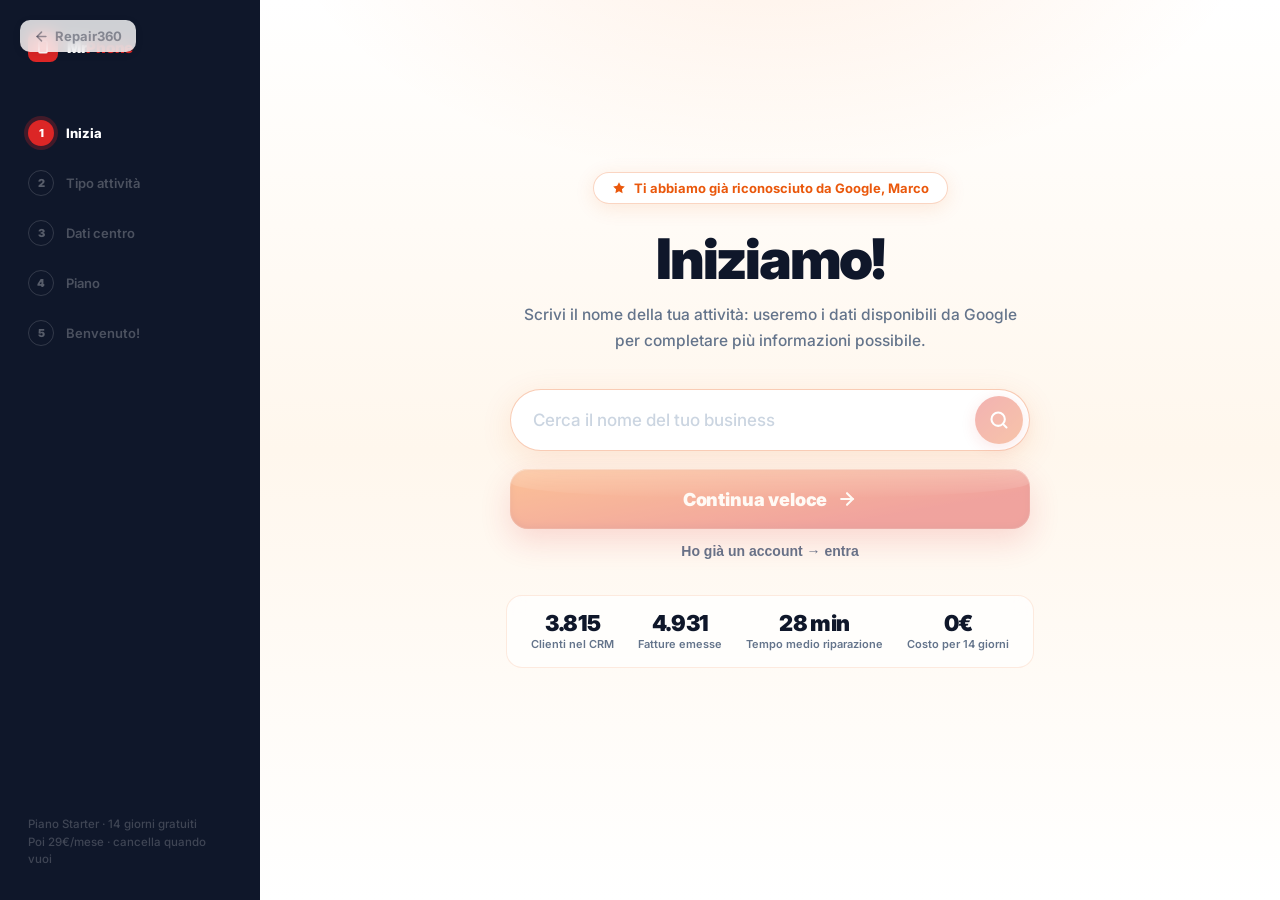
<file: partner.html>
<!DOCTYPE html>
<!-- {{@liquid}} templates/page.partner.liquid · section: r360-partner-onboarding -->
<html lang="it">
<head>
<meta charset="UTF-8"/>
<meta name="viewport" content="width=device-width,initial-scale=1.0"/>
<title>Diventa Partner · Repair360</title>
<link rel="preconnect" href="https://fonts.googleapis.com"/>
<link href="https://fonts.googleapis.com/css2?family=Inter:wght@400;500;600;700;800;900&display=swap" rel="stylesheet"/>
<style>
*,*::before,*::after{box-sizing:border-box;margin:0;padding:0}
:root{--red:#DC2626;--orange:#EA580C;--ink:#0F172A;--mute:#64748B;--bg:#fff;--warm:#FFF7ED}
html,body{height:100%;font-family:Inter,system-ui,sans-serif;-webkit-font-smoothing:antialiased;background:var(--bg);color:var(--ink);overflow-x:hidden}

/* LAYOUT — sidebar (desktop) + main */
.shell{display:flex;min-height:100vh}
.sidebar{width:260px;background:var(--ink);display:flex;flex-direction:column;padding:32px 28px;flex-shrink:0;position:sticky;top:0;height:100vh}
.sidebar-logo{display:flex;align-items:center;gap:9px;margin-bottom:48px;text-decoration:none}
.sidebar-logo-box{width:30px;height:30px;border-radius:8px;background:var(--red);display:flex;align-items:center;justify-content:center}
.sidebar-logo-text{font-weight:900;font-size:15px;color:#fff;letter-spacing:-.02em}
.sidebar-logo-text span{color:var(--red)}
.sidebar-steps{flex:1;display:flex;flex-direction:column;gap:4px}
.step-row{display:flex;align-items:center;gap:12px;padding:10px 0;cursor:pointer}
.step-dot{width:26px;height:26px;border-radius:50%;display:flex;align-items:center;justify-content:center;font-size:11px;font-weight:900;flex-shrink:0;transition:all .25s ease}
.step-dot.done{background:#fff;color:var(--ink)}
.step-dot.active{background:var(--red);color:#fff;box-shadow:0 0 0 4px rgba(220,38,38,.25)}
.step-dot.future{border:1px solid rgba(255,255,255,.15);color:rgba(255,255,255,.3)}
.step-label{font-size:13px;font-weight:600;transition:color .2s}
.step-label.done{color:rgba(255,255,255,.6)}
.step-label.active{color:#fff;font-weight:800}
.step-label.future{color:rgba(255,255,255,.25)}
.sidebar-footer{font-size:11.5px;color:rgba(255,255,255,.2);font-weight:500;line-height:1.5}

/* MAIN AREA */
.main{flex:1;display:flex;flex-direction:column;position:relative;overflow:hidden}
.main-bg{position:absolute;inset:0;background:radial-gradient(ellipse 80% 50% at 50% -10%,rgba(255,107,0,.1),transparent 60%),linear-gradient(180deg,#fff 0%,#fff7ed 50%,#fff 100%);pointer-events:none}
.main-content{position:relative;z-index:1;flex:1;display:flex;flex-direction:column;align-items:center;justify-content:center;padding:40px 24px 60px;min-height:100%}

/* STEPS */
.step-pane{display:none;width:100%;max-width:640px;text-align:center}
.step-pane.active{display:flex;flex-direction:column;align-items:center;animation:fadeUp .4s ease both}
@keyframes fadeUp{from{opacity:0;transform:translateY(18px)}to{opacity:1;transform:none}}

/* PROGRESS DOTS (mobile) */
.mob-progress{display:none;gap:6px;margin-bottom:32px}
@media(max-width:768px){.sidebar{display:none}.mob-progress{display:flex}}
.mob-dot{width:8px;height:8px;border-radius:50%;background:rgba(0,0,0,.12);transition:all .3s}
.mob-dot.active{background:var(--red);width:22px;border-radius:4px}
.mob-dot.done{background:rgba(220,38,38,.4)}

/* TYPOGRAPHY — Borsacchiello: SHORT, BOLD, DIRECT */
.eyebrow{font-size:11px;font-weight:800;letter-spacing:.14em;text-transform:uppercase;color:rgba(220,38,38,.85);margin-bottom:14px}
.h1-big{font-size:clamp(34px,5.5vw,56px);font-weight:900;letter-spacing:-.04em;line-height:1.04;color:var(--ink);margin-bottom:14px}
.h1-big em{font-style:normal;color:var(--red)}
.sub{font-size:15.5px;color:var(--mute);font-weight:500;line-height:1.65;max-width:520px;margin-bottom:36px}

/* RECOGNIZED BADGE */
.rec-badge{display:inline-flex;align-items:center;gap:8px;padding:7px 18px;border-radius:100px;background:rgba(255,255,255,.9);border:1px solid rgba(234,88,12,.25);box-shadow:0 4px 20px rgba(234,88,12,.12);font-size:13px;font-weight:700;color:var(--orange);margin-bottom:26px;backdrop-filter:blur(10px)}

/* SEARCH BAR */
.search-bar{width:100%;max-width:520px;display:flex;align-items:center;background:#fff;border:1.5px solid rgba(234,88,12,.3);border-radius:100px;padding:6px 6px 6px 22px;box-shadow:0 8px 32px rgba(234,88,12,.12);margin-bottom:18px;transition:box-shadow .2s,border-color .2s}
.search-bar:focus-within{border-color:var(--orange);box-shadow:0 8px 40px rgba(234,88,12,.22)}
.search-bar input{flex:1;border:none;outline:none;font-family:inherit;font-size:17px;font-weight:600;color:var(--ink);background:transparent;padding:4px 0}
.search-bar input::placeholder{color:#CBD5E1;font-weight:500}
.search-btn{width:48px;height:48px;border-radius:50%;background:linear-gradient(135deg,var(--red),var(--orange));border:none;cursor:pointer;display:flex;align-items:center;justify-content:center;flex-shrink:0;transition:transform .15s,box-shadow .15s;box-shadow:0 4px 16px rgba(220,38,38,.3)}
.search-btn:hover:not(:disabled){transform:scale(1.07);box-shadow:0 6px 24px rgba(220,38,38,.4)}
.search-btn:disabled{opacity:.35;cursor:not-allowed}
.search-btn svg{width:20px;height:20px;stroke:#fff;fill:none;stroke-width:2.5;stroke-linecap:round}

/* CHIPS */
.chips{display:flex;flex-wrap:wrap;gap:8px;justify-content:center;margin-bottom:32px}
.chip{padding:10px 20px;border-radius:100px;border:1.5px solid #E2E8F0;background:#fff;font-size:14px;font-weight:700;color:var(--mute);cursor:pointer;transition:all .18s ease;user-select:none}
.chip:hover{border-color:rgba(220,38,38,.3);color:var(--red);background:#FEF2F2}
.chip.selected{background:#FEF2F2;border-color:var(--red);color:var(--red);box-shadow:0 0 0 3px rgba(220,38,38,.12)}

/* TYPE CARDS (tablet friendly — big touch targets) */
.type-grid{display:grid;grid-template-columns:repeat(auto-fill,minmax(180px,1fr));gap:12px;width:100%;max-width:580px;margin-bottom:32px}
.type-card{padding:24px 18px;border-radius:20px;border:2px solid #E2E8F0;background:#fff;cursor:pointer;text-align:center;transition:all .2s ease;user-select:none}
.type-card:hover{border-color:rgba(220,38,38,.35);background:#FEF2F2}
.type-card.selected{border-color:var(--red);background:#FEF2F2;box-shadow:0 0 0 4px rgba(220,38,38,.1)}
.type-card-icon{font-size:36px;margin-bottom:10px}
.type-card h4{font-weight:900;font-size:15px;color:var(--ink);margin-bottom:4px;line-height:1.2}
.type-card p{font-size:12px;color:var(--mute);font-weight:500}

/* PLAN CARDS */
.plan-grid{display:grid;grid-template-columns:repeat(auto-fill,minmax(170px,1fr));gap:12px;width:100%;max-width:600px;margin-bottom:28px}
.plan-card{border-radius:20px;border:2px solid #E2E8F0;background:#fff;padding:24px 18px;cursor:pointer;text-align:left;position:relative;transition:all .2s ease;user-select:none}
.plan-card:hover{border-color:rgba(220,38,38,.35)}
.plan-card.selected,.plan-card.featured{border-color:var(--red);background:#FFFBF9}
.plan-tag{position:absolute;top:-10px;left:50%;transform:translateX(-50%);background:var(--red);color:#fff;font-size:10px;font-weight:900;padding:3px 10px;border-radius:100px;white-space:nowrap}
.plan-name{font-size:11px;font-weight:800;text-transform:uppercase;letter-spacing:.1em;color:var(--mute);margin-bottom:8px}
.plan-price{font-size:28px;font-weight:900;color:var(--ink);letter-spacing:-.03em;line-height:1;margin-bottom:4px}
.plan-price span{font-size:14px;font-weight:600;color:var(--mute)}
.plan-desc{font-size:12.5px;color:var(--mute);font-weight:500;line-height:1.5;margin-top:8px}
.plan-features{margin-top:14px;display:flex;flex-direction:column;gap:5px}
.plan-feat{font-size:12px;font-weight:600;color:var(--mute);display:flex;align-items:center;gap:6px}
.plan-feat::before{content:'✓';color:var(--red);font-weight:900;flex-shrink:0}

/* FORM INPUTS (tablet: big) */
.form-grid{display:grid;grid-template-columns:1fr 1fr;gap:12px;width:100%;max-width:520px;margin-bottom:28px;text-align:left}
.form-grid.full{grid-template-columns:1fr}
.field label{font-size:12px;font-weight:800;text-transform:uppercase;letter-spacing:.08em;color:var(--mute);display:block;margin-bottom:7px}
.field input,.field select{width:100%;padding:14px 18px;border-radius:14px;border:1.5px solid #E2E8F0;font-family:inherit;font-size:16px;font-weight:600;color:var(--ink);outline:none;transition:border-color .15s,box-shadow .15s;background:#fff}
.field input:focus,.field select:focus{border-color:var(--red);box-shadow:0 0 0 3px rgba(220,38,38,.1)}
.field input::placeholder{color:#CBD5E1;font-weight:500}

/* PRIMARY CTA — the big tablet button */
.cta-primary{position:relative;overflow:hidden;width:100%;max-width:520px;height:60px;border-radius:18px;background:linear-gradient(170deg,#1E293B,#0F172A 60%);color:#fff;border:none;font-family:inherit;font-size:18px;font-weight:900;cursor:pointer;display:flex;align-items:center;justify-content:center;gap:10px;transition:transform .14s cubic-bezier(.16,1,.3,1),box-shadow .2s,filter .2s;box-shadow:0 10px 30px rgba(15,23,42,.28),inset 0 1px 0 rgba(255,255,255,.18),inset 0 -2px 6px rgba(0,0,0,.25);letter-spacing:-.01em}
.cta-primary::before{content:'';position:absolute;top:0;left:0;right:0;height:48%;background:linear-gradient(to bottom,rgba(255,255,255,.28),rgba(255,255,255,0));border-radius:18px 18px 60% 60%/18px 18px 22px 22px;pointer-events:none}
.cta-primary::after{content:'';position:absolute;inset:0;border-radius:18px;border:1px solid rgba(255,255,255,.12);pointer-events:none}
.cta-primary>*{position:relative;z-index:1}
.cta-primary:hover:not(:disabled){transform:translateY(-2px);box-shadow:0 16px 40px rgba(15,23,42,.34),inset 0 1px 0 rgba(255,255,255,.22),inset 0 -2px 6px rgba(0,0,0,.25);filter:brightness(1.08)}
.cta-primary:active:not(:disabled){transform:scale(.98) translateY(0)}
.cta-primary:disabled{opacity:.4;cursor:not-allowed;box-shadow:0 4px 14px rgba(15,23,42,.12)}
.cta-primary.orange{background:linear-gradient(170deg,#F97316,#DC2626 75%);box-shadow:0 12px 32px rgba(220,38,38,.4),inset 0 1px 0 rgba(255,255,255,.3),inset 0 -2px 6px rgba(150,20,20,.35)}
.cta-primary.orange:hover:not(:disabled){box-shadow:0 18px 44px rgba(220,38,38,.5),inset 0 1px 0 rgba(255,255,255,.35),inset 0 -2px 6px rgba(150,20,20,.35)}
.cta-secondary{font-size:14px;font-weight:700;color:var(--mute);background:none;border:none;cursor:pointer;margin-top:14px;transition:color .15s}
.cta-secondary:hover{color:var(--ink)}

/* GOOGLE BTN */
.btn-google{width:100%;max-width:520px;height:60px;border-radius:18px;background:#fff;border:2px solid #E2E8F0;font-family:inherit;font-size:16px;font-weight:700;color:var(--ink);cursor:pointer;display:flex;align-items:center;justify-content:center;gap:12px;transition:border-color .15s,box-shadow .15s;margin-bottom:12px}
.btn-google:hover{border-color:#CBD5E1;box-shadow:0 4px 16px rgba(0,0,0,.08)}
.google-g{font-size:20px;font-weight:900}

/* WELCOME SCREEN */
.welcome-icon{width:88px;height:88px;border-radius:28px;background:var(--red);display:flex;align-items:center;justify-content:center;font-size:40px;margin:0 auto 24px;box-shadow:0 16px 40px rgba(220,38,38,.3)}
.confetti{font-size:32px;letter-spacing:4px;margin-bottom:16px}

/* BACK LINK */
.back-link{position:fixed;top:20px;left:20px;z-index:100;display:flex;align-items:center;gap:6px;font-size:13px;font-weight:700;color:rgba(15,23,42,.4);text-decoration:none;transition:color .15s;padding:8px 14px;border-radius:10px;background:rgba(255,255,255,.8);backdrop-filter:blur(8px);box-shadow:0 2px 8px rgba(0,0,0,.08)}
.back-link:hover{color:var(--ink)}

/* KPI BAR */
.kpi-bar{display:flex;gap:24px;flex-wrap:wrap;justify-content:center;margin-bottom:40px;padding:16px 24px;background:rgba(255,255,255,.7);border:1px solid rgba(234,88,12,.12);border-radius:16px;backdrop-filter:blur(8px)}
.kpi{text-align:center}
.kpi-val{font-size:22px;font-weight:900;color:var(--ink);letter-spacing:-.03em;line-height:1}
.kpi-lbl{font-size:11px;font-weight:600;color:var(--mute);margin-top:3px}
</style>
</head>
<body>

<a href="repair.html" class="back-link">
  <svg width="15" height="15" viewBox="0 0 24 24" fill="none" stroke="currentColor" stroke-width="2.5" stroke-linecap="round"><line x1="19" y1="12" x2="5" y2="12"/><polyline points="12 19 5 12 12 5"/></svg>
  Repair360
</a>

<div class="shell">
  <!-- SIDEBAR (desktop) -->
  <aside class="sidebar">
    <a href="repair.html" class="sidebar-logo">
      <div class="sidebar-logo-box">
        <svg width="14" height="14" viewBox="0 0 24 24" fill="none" stroke="white" stroke-width="2.5" stroke-linecap="round"><rect x="5" y="2" width="14" height="20" rx="2.5"/></svg>
      </div>
      <span class="sidebar-logo-text">Mr<span>Phone</span></span>
    </a>
    <div class="sidebar-steps" id="sidebarSteps"></div>
    <p class="sidebar-footer">Piano Starter · 14 giorni gratuiti<br>Poi 29€/mese · cancella quando vuoi</p>
  </aside>

  <!-- MAIN -->
  <main class="main">
    <div class="main-bg"></div>
    <div class="main-content">

      <!-- mobile progress -->
      <div class="mob-progress" id="mobProgress"></div>

      <!-- ═══ STEP 0: HERO ═══ -->
      <div class="step-pane active" id="s0">
        <div class="rec-badge">
          <svg width="14" height="14" viewBox="0 0 24 24" fill="currentColor"><polygon points="12 2 15.09 8.26 22 9.27 17 14.14 18.18 21.02 12 17.77 5.82 21.02 7 14.14 2 9.27 8.91 8.26 12 2"/></svg>
          Ti abbiamo già riconosciuto da Google, Marco
        </div>
        <h1 class="h1-big">Iniziamo!</h1>
        <p class="sub">Scrivi il nome della tua attività: useremo i dati disponibili da Google per completare più informazioni possibile.</p>

        <div class="search-bar" id="searchBar" style="position:relative;z-index:5">
          <input id="bizName" type="text" placeholder="Cerca il nome del tuo business" autocomplete="off" oninput="gmbSearch(this.value)"/>
          <button class="search-btn" id="s0Next" onclick="goTo(1)" disabled>
            <svg viewBox="0 0 24 24"><circle cx="11" cy="11" r="8"/><line x1="21" y1="21" x2="16.65" y2="16.65"/></svg>
          </button>
          <div id="gmbResults" style="display:none;position:absolute;top:calc(100% + 8px);left:0;right:0;background:#fff;border:1px solid var(--line);border-radius:18px;box-shadow:0 20px 50px rgba(15,23,42,.16);overflow:hidden;text-align:left"></div>
        </div>

        <button class="cta-primary orange" id="s0Cta" onclick="goTo(1)" disabled>
          Continua veloce
          <svg width="20" height="20" viewBox="0 0 24 24" fill="none" stroke="white" stroke-width="2.5" stroke-linecap="round"><line x1="5" y1="12" x2="19" y2="12"/><polyline points="12 5 19 12 12 19"/></svg>
        </button>
        <button class="cta-secondary" onclick="goTo(1)">Ho già un account → entra</button>

        <div class="kpi-bar" style="margin-top:36px">
          <div class="kpi"><div class="kpi-val">3.815</div><div class="kpi-lbl">Clienti nel CRM</div></div>
          <div class="kpi"><div class="kpi-val">4.931</div><div class="kpi-lbl">Fatture emesse</div></div>
          <div class="kpi"><div class="kpi-val">28 min</div><div class="kpi-lbl">Tempo medio riparazione</div></div>
          <div class="kpi"><div class="kpi-val">0€</div><div class="kpi-lbl">Costo per 14 giorni</div></div>
        </div>
      </div>

      <!-- ═══ STEP 1: TIPO ATTIVITÀ ═══ -->
      <div class="step-pane" id="s1">
        <p class="eyebrow">Passo 1 di 4 · Il tuo negozio</p>
        <h1 class="h1-big">Che tipo di<br><em>attività hai?</em></h1>
        <p class="sub">Scegli quello che ti somiglia di più. La configuriamo noi in base alla risposta.</p>
        <div class="type-grid">
          <div class="type-card" onclick="selectType('REPAIR_ONLY',this)">
            <div class="type-card-icon">🔧</div>
            <h4>Solo riparazioni</h4>
            <p>Riparazioni device · laboratorio · cliente al banco</p>
          </div>
          <div class="type-card" onclick="selectType('MULTIPHONE',this)">
            <div class="type-card-icon">📱</div>
            <h4>Negozio completo</h4>
            <p>Riparazioni + vendita + SIM + accessori</p>
          </div>
          <div class="type-card" onclick="selectType('REPAIR_BACKOFFICE',this)">
            <div class="type-card-icon">🏭</div>
            <h4>Laboratorio B2B</h4>
            <p>Riparazioni conto terzi · flotte aziendali</p>
          </div>
        </div>

        <!-- Booking.com-style multiservice questionnaire (revealed after type) -->
        <div id="s1Services" style="display:none;width:100%;max-width:580px;margin-top:8px">
          <div style="text-align:left;margin:8px 0 14px">
            <p style="font-size:13px;font-weight:800;color:var(--ink);margin-bottom:3px">Quali servizi vuoi offrire?</p>
            <p style="font-size:12.5px;color:var(--mute);font-weight:500">Tocca tutti quelli che ti servono — costruiamo il tuo Blueprint su misura.</p>
          </div>
          <div id="svcChips" style="display:flex;flex-wrap:wrap;gap:8px"></div>

          <div style="text-align:left;margin:20px 0 12px">
            <p style="font-size:13px;font-weight:800;color:var(--ink);margin-bottom:3px">Cosa hai già attivo?</p>
            <p style="font-size:12.5px;color:var(--mute);font-weight:500">Quello che manca lo creiamo noi in automatico per la demo.</p>
          </div>
          <div id="haveChips" style="display:flex;flex-wrap:wrap;gap:8px"></div>
        </div>

        <button class="cta-primary" id="s1Cta" onclick="goTo(2)" disabled>Avanti →</button>
        <button class="cta-secondary" onclick="goTo(0)">← Indietro</button>
      </div>

      <!-- ═══ STEP 2: DATI CENTRO ═══ -->
      <div class="step-pane" id="s2">
        <p class="eyebrow">Passo 2 di 4 · Dove sei</p>
        <h1 class="h1-big">Dove si trova<br><em>il tuo centro?</em></h1>
        <p class="sub">Ti serve solo un minuto. Questi dati pre-compilano il gestionale.</p>
        <div class="form-grid">
          <div id="gmbBanner" style="display:none;grid-column:1/-1;align-items:center;gap:10px;padding:12px 16px;border-radius:14px;background:#F0FDF4;border:1px solid #BBF7D0;margin-bottom:4px">
            <span style="width:32px;height:32px;border-radius:9px;background:#16A34A;display:flex;align-items:center;justify-content:center;flex-shrink:0">
              <svg width="16" height="16" viewBox="0 0 24 24" fill="none" stroke="white" stroke-width="3"><polyline points="20 6 9 17 4 12"/></svg>
            </span>
            <span style="font-size:13px;font-weight:700;color:#15803D;line-height:1.4">Dati confermati da <b>Google My Business</b> — controlla e prosegui.</span>
          </div>
          <div class="field" style="grid-column:1/-1">
            <label>Nome del centro</label>
            <input id="nomeCentro" type="text" placeholder="es. MrPhone" oninput="checkS2()"/>
          </div>
          <div class="field" style="grid-column:1/-1">
            <label>Indirizzo</label>
            <input id="indirizzo" type="text" placeholder="es. Via Roma 14" oninput="checkS2()"/>
          </div>
          <div class="field">
            <label>Città</label>
            <input id="citta" type="text" placeholder="es. Roma" oninput="checkS2()"/>
          </div>
          <div class="field">
            <label>WhatsApp Business</label>
            <input id="waPhone" type="tel" placeholder="+39 075 3690089"/>
          </div>
          <div class="field" style="grid-column:1/-1">
            <label>Email titolare</label>
            <input id="emailTitolare" type="email" placeholder="marco@mrphone.tech" oninput="checkS2()"/>
          </div>
        </div>
        <button class="cta-primary" id="s2Cta" onclick="goTo(3)" disabled>Continua →</button>
        <button class="cta-secondary" onclick="goTo(1)">← Indietro</button>
      </div>

      <!-- ═══ STEP 3: PIANO ═══ -->
      <div class="step-pane" id="s3">
        <p class="eyebrow">Passo 3 di 4 · Scegli il piano</p>
        <h1 class="h1-big">Quanto vale<br><em>il tuo tempo?</em></h1>
        <p class="sub" style="margin-bottom:28px">Parti gratis. Aggiorna quando vuoi. Nessun contratto.</p>
        <div class="plan-grid">
          <div class="plan-card featured" onclick="selectPlan('starter',this)" id="planStarter">
            <div class="plan-tag">14 giorni gratis</div>
            <div class="plan-name">Starter</div>
            <div class="plan-price">0€<span>/mese</span></div>
            <div class="plan-desc">Prova completa · poi fino a <b>7 ticket al giorno</b></div>
            <div class="plan-features">
              <div class="plan-feat">Coda PT/WT</div>
              <div class="plan-feat">Giorgia WhatsApp</div>
              <div class="plan-feat">Tracking cliente</div>
            </div>
          </div>
          <div class="plan-card" onclick="selectPlan('pmi',this)" id="planPmi">
            <div class="plan-tag" style="background:#16A34A">⚡ Solo oggi · ‑90€/anno</div>
            <div class="plan-name">PMI</div>
            <div class="plan-price">90€<span>/anno</span></div>
            <div class="plan-desc"><s style="color:#CBD5E1">348€</s> bloccato a <b style="color:#16A34A">90€ per 12 mesi</b> se attivi entro la prova</div>
            <div class="plan-features">
              <div class="plan-feat">Ticket illimitati</div>
              <div class="plan-feat">RBAC team · SLA</div>
              <div class="plan-feat">Report avanzati</div>
              <div class="plan-feat">Google Calendar</div>
            </div>
          </div>
          <div class="plan-card" onclick="selectPlan('b2b',this)" id="planB2b">
            <div class="plan-name">B2B / Rete</div>
            <div class="plan-price" style="font-size:20px">Su misura</div>
            <div class="plan-desc">White-label · ERP · SLA garantito · multi-sede</div>
            <div class="plan-features">
              <div class="plan-feat">Tutto PMI +</div>
              <div class="plan-feat">Fatturazione B2B</div>
              <div class="plan-feat">Tenant dedicato</div>
            </div>
          </div>
        </div>
        <div style="display:flex;align-items:center;gap:12px;max-width:600px;width:100%;padding:14px 18px;border-radius:16px;background:linear-gradient(135deg,#FEF2F2,#FFF7ED);border:1px solid #FECACA;margin-bottom:20px;text-align:left">
          <span style="font-size:24px;flex-shrink:0">⏳</span>
          <span style="font-size:13px;font-weight:600;color:#9A3412;line-height:1.5">Hai <b>14 giorni</b> per provarlo davvero. Se entro la prova attivi PMI, <b>blocchi 90€ per tutto il primo anno</b> — poi torna a 29€/mese. È l’unico momento in cui questo prezzo esiste.</span>
        </div>
        <button class="cta-primary orange" id="s3Cta" onclick="activate()">
          <span id="s3BtnLabel">Attiva Piano Starter — gratis</span>
          <svg width="20" height="20" viewBox="0 0 24 24" fill="none" stroke="white" stroke-width="2.5" stroke-linecap="round"><line x1="5" y1="12" x2="19" y2="12"/><polyline points="12 5 19 12 12 19"/></svg>
        </button>
        <button class="cta-secondary" onclick="goTo(2)">← Indietro</button>
      </div>

      <!-- ═══ STEP 4: BENVENUTO ═══ -->
      <div class="step-pane" id="s4">
        <div class="confetti">🎉⚡🔧</div>
        <div class="welcome-icon">✓</div>
        <p class="eyebrow">Sei dentro!</p>
        <h1 class="h1-big">Benvenuto in<br><em>Repair360!</em></h1>
        <p class="sub" id="welcomeMsg">Il tuo gestionale è pronto. Giorgia risponde già ai clienti su WhatsApp.</p>

        <div style="display:flex;flex-direction:column;gap:12px;width:100%;max-width:520px;margin-bottom:28px">
          <button class="cta-primary orange" onclick="openDevice('mac')">Apri il gestionale Marco →</button>
          <a href="index.html" style="display:flex;align-items:center;justify-content:center;gap:8px;height:56px;border-radius:16px;border:2px solid #E2E8F0;background:#fff;font-weight:800;font-size:15px;color:var(--ink);text-decoration:none;transition:border-color .15s" onmouseover="this.style.borderColor='#CBD5E1'" onmouseout="this.style.borderColor='#E2E8F0'">
            📱 Vedi l'app cliente
          </a>
          <a href="journey-map.html" style="display:flex;align-items:center;justify-content:center;gap:8px;height:52px;border-radius:14px;font-weight:700;font-size:14px;color:var(--mute);text-decoration:none">
            🗺 Leggi la Journey Map →
          </a>
        </div>

        <div style="padding:16px 20px;border-radius:14px;background:#FFFBEB;border:1px solid rgba(245,158,11,.25);text-align:left;width:100%;max-width:520px">
          <p style="font-size:12.5px;font-weight:800;color:#B45309;margin-bottom:8px">⚠️ GAP da chiudere prima del go-live</p>
          <div style="display:flex;flex-direction:column;gap:6px">
            <div style="font-size:12px;color:#92400E;font-weight:600;display:flex;align-items:center;gap:8px"><span style="color:#DC2626">01</span> Fix localStorage key (app_session_mrphone) · Effort: 2h</div>
            <div style="font-size:12px;color:#92400E;font-weight:600;display:flex;align-items:center;gap:8px"><span style="color:#DC2626">02</span> Deposito PT via Shopify + webhook · Effort: 6-8h</div>
            <div style="font-size:12px;color:#92400E;font-weight:600;display:flex;align-items:center;gap:8px"><span style="color:#DC2626">03</span> Collaudo Giorgia E2E (+39 075 3690089) · Effort: 2-4h</div>
            <div style="font-size:12px;color:#92400E;font-weight:600;display:flex;align-items:center;gap:8px"><span style="color:#DC2626">04</span> Uniformare garanzia (12 mesi ovunque) · Effort: 1h</div>
          </div>
          <a href="journey-map.html" style="font-size:12px;font-weight:800;color:#DC2626;text-decoration:none;margin-top:8px;display:inline-block">→ Tutti i gap nel Journey ↗</a>
        </div>
      </div>

    </div><!-- /main-content -->
  </main><!-- /main -->
</div><!-- /shell -->

<!-- Mac device overlay (reused from repair.html pattern) -->
<div id="macOverlay" style="display:none;position:fixed;inset:0;z-index:200;background:rgba(0,0,0,.85);backdrop-filter:blur(12px);align-items:center;justify-content:center;flex-direction:column;padding:20px">
  <button onclick="closeMac()" style="position:absolute;top:20px;right:20px;width:44px;height:44px;border-radius:50%;background:rgba(255,255,255,.1);border:none;cursor:pointer;color:#fff;font-size:20px">✕</button>
  <p style="font-size:11px;font-weight:800;letter-spacing:.12em;text-transform:uppercase;color:rgba(255,255,255,.4);margin-bottom:16px">Marco 360° · Gestionale Mac</p>
  <div style="width:min(820px,92vw);height:min(500px,56vw);background:#1D1D1F;border-radius:14px;border:2px solid #333;overflow:hidden;box-shadow:0 30px 80px rgba(0,0,0,.8)">
    <div style="background:#2D2D2F;height:28px;display:flex;align-items:center;gap:7px;padding:0 12px">
      <div style="width:12px;height:12px;border-radius:50%;background:#EF4444"></div>
      <div style="width:12px;height:12px;border-radius:50%;background:#F59E0B"></div>
      <div style="width:12px;height:12px;border-radius:50%;background:#10B981"></div>
    </div>
    <iframe src="journey.html#gestionale" style="width:100%;height:calc(100% - 28px);border:none"></iframe>
  </div>
  <a href="journey.html" target="_blank" style="margin-top:14px;padding:10px 22px;border-radius:10px;background:var(--red);color:#fff;font-weight:800;font-size:13px;text-decoration:none">Apri a schermo intero ↗</a>
</div>

<script>
// ── State ──
const STATE = { step: 0, bizType: 'REPAIR_ONLY', plan: 'starter', centro: '', citta: '', email: '' };
const STEPS = [
  { label: 'Inizia', short: 'Il business' },
  { label: 'Tipo attività', short: 'Tipo' },
  { label: 'Dati centro', short: 'Dati' },
  { label: 'Piano', short: 'Piano' },
  { label: 'Benvenuto!', short: 'Fatto ✓' },
];

// ── Build sidebar + mobile progress ──
function buildNav() {
  const sb = document.getElementById('sidebarSteps');
  const mb = document.getElementById('mobProgress');
  sb.innerHTML = STEPS.map((s, i) => {
    const cls = i < STATE.step ? 'done' : i === STATE.step ? 'active' : 'future';
    return `<div class="step-row" onclick="i<=${STATE.step}&&goTo(${i})">
      <div class="step-dot ${cls}">${i < STATE.step ? '✓' : i + 1}</div>
      <span class="step-label ${cls}">${s.label}</span>
    </div>`;
  }).join('');
  mb.innerHTML = STEPS.map((_, i) => `<div class="mob-dot ${i < STATE.step ? 'done' : i === STATE.step ? 'active' : ''}"></div>`).join('');
}
buildNav();

// ── Navigate ──
function goTo(n) {
  document.querySelectorAll('.step-pane').forEach((p, i) => p.classList.toggle('active', i === n));
  STATE.step = n;
  buildNav();
  window.scrollTo(0, 0);
}

// ── Step 0 · Google My Business typeahead ──
const GMB_DB = [
  { name: 'MrPhone', addr: 'Via Roma 14, Roma', cat: 'Riparazione telefoni', rating: '4,9', reviews: 312, type: 'REPAIR_ONLY', city: 'Roma', wa: '+39 075 3690089' },
  { name: 'MrPhone Centro', addr: 'Corso Italia 88, Milano', cat: 'Telefonia e riparazioni', rating: '4,8', reviews: 204, type: 'MULTIPHONE', city: 'Milano', wa: '' },
  { name: 'TEC Riparazioni', addr: 'Via Garibaldi 3, Perugia', cat: 'Centro tecnico', rating: '4,7', reviews: 156, type: 'REPAIR_BACKOFFICE', city: 'Perugia', wa: '' },
  { name: 'PhoneLab', addr: 'Piazza Dante 9, Napoli', cat: 'Riparazione smartphone', rating: '4,6', reviews: 98, type: 'REPAIR_ONLY', city: 'Napoli', wa: '' },
];
let gmbPick = null;
function gmbSearch(q) {
  checkS0();
  const box = document.getElementById('gmbResults');
  const v = q.trim().toLowerCase();
  if (v.length < 2) { box.style.display = 'none'; return; }
  const hits = GMB_DB.filter(b => b.name.toLowerCase().includes(v) || b.city.toLowerCase().includes(v)).slice(0, 4);
  if (!hits.length) {
    box.innerHTML = `<div style="padding:16px 18px;font-size:13px;color:var(--mute);font-weight:600">Nessun risultato su Google. <span style="color:var(--red);font-weight:800;cursor:pointer" onclick="gmbManual()">Inseriscilo a mano →</span></div>`;
    box.style.display = 'block'; return;
  }
  box.innerHTML = `<div style="padding:9px 16px;font-size:10.5px;font-weight:800;letter-spacing:.06em;text-transform:uppercase;color:#94A3B8;display:flex;align-items:center;gap:7px;border-bottom:1px solid var(--line)">
      <svg width="13" height="13" viewBox="0 0 24 24"><path fill="#4285F4" d="M22.56 12.25c0-.78-.07-1.53-.2-2.25H12v4.26h5.92a5.06 5.06 0 0 1-2.2 3.32v2.77h3.57c2.08-1.92 3.28-4.74 3.28-8.1z"/><path fill="#34A853" d="M12 23c2.97 0 5.46-.98 7.28-2.65l-3.57-2.77c-.98.66-2.23 1.06-3.71 1.06-2.86 0-5.29-1.93-6.16-4.53H2.18v2.84A11 11 0 0 0 12 23z"/><path fill="#FBBC05" d="M5.84 14.11a6.6 6.6 0 0 1 0-4.22V7.05H2.18a11 11 0 0 0 0 9.9z"/><path fill="#EA4335" d="M12 5.38c1.62 0 3.06.56 4.21 1.64l3.15-3.15A10.98 10.98 0 0 0 2.18 7.05L5.84 9.9C6.71 7.3 9.14 5.38 12 5.38z"/></svg>
      Trovato su Google My Business
    </div>` + hits.map(b => `
    <button onclick='selectGmb(${JSON.stringify(b).replace(/'/g, "&#39;")})' style="display:flex;align-items:center;gap:12px;width:100%;padding:13px 16px;border:none;background:#fff;cursor:pointer;text-align:left;border-bottom:1px solid #F1F5F9;transition:background .12s" onmouseover="this.style.background='#FEF2F2'" onmouseout="this.style.background='#fff'">
      <span style="width:42px;height:42px;border-radius:12px;background:linear-gradient(150deg,#DC2626,#EA580C);display:flex;align-items:center;justify-content:center;flex-shrink:0;font-size:18px">📍</span>
      <span style="flex:1;min-width:0">
        <span style="display:block;font-weight:800;font-size:14.5px;color:var(--ink)">${b.name}</span>
        <span style="display:block;font-size:12px;color:var(--mute);font-weight:500;white-space:nowrap;overflow:hidden;text-overflow:ellipsis">${b.cat} · ${b.addr}</span>
        <span style="display:inline-flex;align-items:center;gap:3px;font-size:11.5px;color:#D97706;font-weight:800;margin-top:2px">★ ${b.rating} <span style="color:#94A3B8;font-weight:600">(${b.reviews})</span></span>
      </span>
      <span style="font-size:11px;font-weight:800;color:#16A34A;background:#DCFCE7;padding:3px 9px;border-radius:100px;flex-shrink:0">Sei tu →</span>
    </button>`).join('');
  box.style.display = 'block';
}
function selectGmb(b) {
  document.getElementById('bizName').value = b.name;
  document.getElementById('gmbResults').style.display = 'none';
  const street = b.addr.split(',')[0].trim();
  STATE.bizType = b.type; STATE.centro = b.name + ' — ' + b.addr; STATE.citta = b.city;
  // pre-fill step 2 fields, mark them confirmed-by-Google
  const fill = (id, val) => {
    const el = document.getElementById(id);
    if (!el) return;
    el.value = val;
    el.style.borderColor = '#16A34A';
    el.style.boxShadow = '0 0 0 3px rgba(22,163,74,.12)';
  };
  setTimeout(() => {
    const banner = document.getElementById('gmbBanner'); if (banner) banner.style.display = 'flex';
    fill('nomeCentro', b.name);
    fill('indirizzo', street);
    fill('citta', b.city);
    if (b.wa) fill('waPhone', b.wa);
    checkS2();
  }, 60);
  // skip the type step — already known from Google
  goTo(2);
}
function gmbManual() { document.getElementById('gmbResults').style.display = 'none'; }
function checkS0() {
  const ok = document.getElementById('bizName').value.trim().length > 0;
  document.getElementById('s0Next').disabled = !ok;
  document.getElementById('s0Cta').disabled = !ok;
}
document.addEventListener('click', e => {
  if (!e.target.closest('#searchBar')) { const b = document.getElementById('gmbResults'); if (b) b.style.display = 'none'; }
});

// ── Step 1 · tipo attività + multiservizio (Booking.com style) ──
const SVC_CATALOG = {
  REPAIR_ONLY: [
    { id:'coda', label:'🎟 Coda digitale PT/WT', tip:'Nessuna fila — i clienti sanno quando è il loro turno' },
    { id:'giorgia', label:'💬 AI WhatsApp Business', tip:'Giorgia / Sonia risponde, prenota e vende 24h' },
    { id:'tracking', label:'📡 Tracking riparazione', tip:'SMS/WA a ogni cambio stato' },
    { id:'preventivo', label:'💶 Preventivo online', tip:'Prezzo "a partire da" — numero prima del prezzo' },
    { id:'qr', label:'🔖 Ticket QR', tip:'Codice univoco per ogni dispositivo' },
    { id:'vetrina360', label:'📺 Vetrina360 signage', tip:'Display TV negozio + promo spot' },
  ],
  MULTIPHONE: [
    { id:'coda', label:'🎟 Coda digitale PT/WT', tip:'Nessuna fila' },
    { id:'giorgia', label:'💬 AI WhatsApp Business', tip:'Bot che prenota e risponde' },
    { id:'tracking', label:'📡 Tracking riparazione', tip:'SMS/WA automatici' },
    { id:'preventivo', label:'💶 Preventivo online', tip:'Prezzo prima del numero — MAI' },
    { id:'sim', label:'📶 Attivazioni SIM', tip:'Ticket attivazione + firma digitale' },
    { id:'vendita', label:'🛍 Catalogo usato garantito', tip:'Listino ricondizionati integrato' },
    { id:'contratti', label:'📄 Contratti digitali', tip:'Firma remota, archivio cloud' },
    { id:'vetrina360', label:'📺 Vetrina360 signage', tip:'Display TV + spot' },
  ],
  REPAIR_BACKOFFICE: [
    { id:'tracking', label:'📡 Tracking SLA', tip:'KPI + tempi di lavorazione' },
    { id:'fatturazione', label:'🧾 Fatturazione B2B', tip:'Emissione fatture aziendali' },
    { id:'contratti', label:'📄 SLA digitali', tip:'Contratti e livelli di servizio' },
    { id:'sonia', label:'💬 Sonia – bot B2B', tip:'Gestisce richieste e preventivi aziendali' },
    { id:'vetrina360', label:'📺 Vetrina360 signage', tip:'Monitor stile Poste nel laboratorio' },
    { id:'calendar', label:'📅 Google Calendar slot', tip:'Prenotazioni sincronizzate con Workspace' },
  ],
};
const HAVE_CATALOG = [
  { id:'gmb', label:'📍 Google My Business' },
  { id:'wa', label:'💬 WhatsApp Business' },
  { id:'instagram', label:'📸 Instagram' },
  { id:'shopify', label:'🛒 Shopify store' },
  { id:'booking', label:'📆 Sistema prenotazioni' },
  { id:'gestionale', label:'🖥 Gestionale attuale' },
];
function selectType(val, el) {
  document.querySelectorAll('.type-card').forEach(c => c.classList.remove('selected'));
  el.classList.add('selected'); STATE.bizType = val;
  // Reveal services questionnaire
  const panel = document.getElementById('s1Services');
  panel.style.display = 'block';
  panel.style.animation = 'fadeUp .4s ease both';
  buildSvcChips(val);
  buildHaveChips();
  document.getElementById('s1Cta').disabled = false;
}
function buildSvcChips(type) {
  const el = document.getElementById('svcChips'); if (!el) return;
  const list = SVC_CATALOG[type] || SVC_CATALOG.REPAIR_ONLY;
  el.innerHTML = list.map((s,i) => `
    <button data-id="${s.id}" onclick="toggleSvc(this,'svc')"
      style="display:inline-flex;align-items:center;gap:7px;padding:9px 16px;border-radius:100px;border:1.5px solid var(--line);background:#fff;font-size:13px;font-weight:700;color:var(--mute);cursor:pointer;transition:all .18s ease;${i<3?'border-color:var(--red);background:#FEF2F2;color:var(--red)':''}"
      title="${s.tip}">
      ${s.label}
      ${i<3?'<span style="font-size:9px;font-weight:900;background:var(--red);color:#fff;padding:2px 6px;border-radius:100px">Attivo</span>':''}
    </button>`).join('');
  // pre-select first 3
  STATE.services = list.slice(0,3).map(s=>s.id);
}
function buildHaveChips() {
  const el = document.getElementById('haveChips'); if (!el) return;
  el.innerHTML = HAVE_CATALOG.map(s => `
    <button data-id="${s.id}" onclick="toggleSvc(this,'have')"
      style="display:inline-flex;align-items:center;gap:7px;padding:9px 16px;border-radius:100px;border:1.5px solid var(--line);background:#fff;font-size:13px;font-weight:700;color:var(--mute);cursor:pointer;transition:all .18s ease">
      ${s.label}
    </button>`).join('');
  STATE.have = [];
}
function toggleSvc(el, group) {
  const active = el.style.color === 'var(--red)' || el.style.color === 'var(--red)' || el.querySelector('span');
  const isOn = el.querySelector('span') !== null || el.style.borderColor.includes('220');
  if (isOn) {
    el.style.cssText = `display:inline-flex;align-items:center;gap:7px;padding:9px 16px;border-radius:100px;border:1.5px solid var(--line);background:#fff;font-size:13px;font-weight:700;color:var(--mute);cursor:pointer;transition:all .18s ease`;
    el.querySelectorAll('span').forEach(s=>s.remove());
    const id = el.dataset.id;
    STATE.services = STATE.services.filter(s=>s!==id);
  } else {
    el.style.borderColor='var(--red)'; el.style.background='#FEF2F2'; el.style.color='var(--red)';
    const id = el.dataset.id;
    if (!STATE.services) STATE.services=[];
    if (!STATE.services.includes(id)) STATE.services.push(id);
  }
}

// ── Step 2 ──
function checkS2() {
  const ok = document.getElementById('nomeCentro').value.trim() && document.getElementById('citta').value.trim() && document.getElementById('emailTitolare').value.includes('@');
  document.getElementById('s2Cta').disabled = !ok;
}

// ── Step 3 ──
function selectPlan(val, el) {
  document.querySelectorAll('.plan-card').forEach(c => c.classList.remove('selected'));
  el.classList.add('selected'); STATE.plan = val;
  const labels = { starter:'Attiva Piano Starter — gratis', pmi:'Blocca PMI — 90€ il primo anno', b2b:'Richiedi Piano B2B — su misura' };
  document.getElementById('s3BtnLabel').textContent = labels[val] || 'Attiva →';
}
// default selection
document.getElementById('planStarter').classList.add('selected');

// ── Activate (simulate tenant creation) ──
function activate() {
  const btn = document.getElementById('s3Cta');
  btn.disabled = true; btn.querySelector('span').textContent = 'Creazione in corso…';
  setTimeout(() => {
    const centro = document.getElementById('nomeCentro')?.value || document.getElementById('bizName')?.value || 'il tuo centro';
    document.getElementById('welcomeMsg').textContent = `${centro} è attivo su Repair360. Il tuo gestionale è pronto. Giorgia risponde già ai clienti su WhatsApp.`;
    goTo(4);
    btn.disabled = false;
  }, 1400);
}

// ── Mac overlay ──
function openDevice(type) {
  if (type === 'mac') { const o = document.getElementById('macOverlay'); o.style.display = 'flex'; document.body.style.overflow = 'hidden'; }
}
function closeMac() { document.getElementById('macOverlay').style.display = 'none'; document.body.style.overflow = ''; }
document.getElementById('macOverlay').addEventListener('click', e => { if (e.target === document.getElementById('macOverlay')) closeMac(); });
document.addEventListener('keydown', e => { if (e.key === 'Escape') closeMac(); });

// ── Print mode ──
if (new URLSearchParams(location.search).get('print') === '1') window.addEventListener('load', () => window.print());
</script>

<!-- EXIT-INTENT: chi non ordina -->
<div id="exitModal" style="display:none;position:fixed;inset:0;z-index:300;background:rgba(15,23,42,.85);backdrop-filter:blur(16px);align-items:center;justify-content:center;padding:24px">
  <div style="background:#fff;border-radius:28px;padding:36px 32px;max-width:460px;width:100%;text-align:center;position:relative">
    <button onclick="closeExit()" style="position:absolute;top:14px;right:14px;width:34px;height:34px;border-radius:50%;background:#F1F5F9;border:none;cursor:pointer;font-size:16px;display:flex;align-items:center;justify-content:center">✕</button>
    <div style="font-size:40px;margin-bottom:12px">👋</div>
    <h2 style="font-size:22px;font-weight:900;letter-spacing:-.03em;color:#0F172A;margin-bottom:8px">Aspetta un secondo.</h2>
    <p style="font-size:14px;color:#64748B;font-weight:500;line-height:1.65;margin-bottom:20px">Non sei pronto adesso? Nessun problema. Scarica la web app sul telefono: la prossima volta entri in 5 secondi e trovi tutto pronto.</p>
    <a href="index.html" style="display:flex;align-items:center;justify-content:center;gap:8px;width:100%;height:52px;border-radius:14px;background:#0F172A;color:#fff;font-weight:800;font-size:15px;text-decoration:none;margin-bottom:10px">📱 Scarica la web app — gratis</a>
    <div style="background:#FFF7ED;border:1px solid #FED7AA;border-radius:14px;padding:14px;margin-bottom:14px;text-align:left">
      <p style="font-size:12.5px;font-weight:800;color:#9A3412;margin-bottom:8px">⏳ L'offerta di 90€/anno è valida per 48 ore.</p>
      <div style="display:flex;gap:8px">
        <input id="exitPhone" type="tel" placeholder="+39 333 1234567" style="flex:1;padding:10px 14px;border-radius:10px;border:1.5px solid #E2E8F0;font-family:inherit;font-size:14px;outline:none"/>
        <button onclick="saveExitLead()" style="padding:10px 16px;border-radius:10px;background:#DC2626;color:#fff;border:none;font-weight:800;font-size:13px;cursor:pointer;white-space:nowrap">Avvisami via SMS</button>
      </div>
      <p id="exitConfirm" style="display:none;font-size:12px;color:#16A34A;font-weight:700;margin-top:6px">✓ Ti avvisiamo via SMS prima che scada l'offerta.</p>
    </div>
    <button onclick="closeExit()" style="font-size:13px;font-weight:700;color:#94A3B8;background:none;border:none;cursor:pointer">No grazie, esco senza salvare →</button>
  </div>
</div>

<!-- TRIGGER SEQUENCE overlay (shown after activation) -->
<div id="triggerModal" style="display:none;position:fixed;inset:0;z-index:300;background:rgba(15,23,42,.9);backdrop-filter:blur(16px);align-items:center;justify-content:center;padding:24px">
  <div style="background:#0F172A;border:1px solid rgba(255,255,255,.1);border-radius:28px;padding:36px 32px;max-width:480px;width:100%;color:#fff">
    <div style="text-align:center;margin-bottom:24px">
      <div style="font-size:36px;margin-bottom:10px">⚡</div>
      <h2 style="font-size:22px;font-weight:900;letter-spacing:-.03em;margin-bottom:6px">Il sistema si sta attivando.</h2>
      <p style="font-size:13.5px;color:rgba(255,255,255,.5);font-weight:500">Ecco cosa sta succedendo adesso, in tempo reale.</p>
    </div>
    <div id="triggerList" style="display:flex;flex-direction:column;gap:10px;margin-bottom:24px"></div>
    <div id="triggerDone" style="display:none;text-align:center">
      <div style="background:#16A34A;border-radius:16px;padding:16px;margin-bottom:16px">
        <p style="font-size:15px;font-weight:900;color:#fff;margin-bottom:3px">Tutto attivo. Sei pronto.</p>
        <p style="font-size:12.5px;color:rgba(255,255,255,.7);font-weight:500">Giorgia risponde già su WhatsApp. Marco può entrare nel gestionale.</p>
      </div>
      <a href="journey.html#gestionale" style="display:flex;align-items:center;justify-content:center;gap:8px;height:52px;border-radius:14px;background:#DC2626;color:#fff;font-weight:800;font-size:15px;text-decoration:none;margin-bottom:10px">Apri il gestionale →</a>
      <button onclick="document.getElementById('triggerModal').style.display='none'" style="font-size:13px;font-weight:700;color:rgba(255,255,255,.4);background:none;border:none;cursor:pointer">Chiudi e continua</button>
    </div>
  </div>
</div>
<script>
// ── Exit intent ──
let exitShown = false;
document.addEventListener('mouseleave', (e)=>{
  if(e.clientY <= 0 && !exitShown && window.r360State && window.r360State.step < 4){
    exitShown = true;
    const m = document.getElementById('exitModal');
    if(m){m.style.display='flex';}
  }
});
function closeExit(){document.getElementById('exitModal').style.display='none';}
function saveExitLead(){
  const ph=document.getElementById('exitPhone').value.trim();
  if(!ph)return;
  const conf=document.getElementById('exitConfirm');
  if(conf){conf.style.display='block';}
  // Production: POST to /api/partner/save-lead { phone, tenant }
  setTimeout(()=>closeExit(),3000);
}
document.getElementById('exitModal').addEventListener('click',e=>{if(e.target===document.getElementById('exitModal'))closeExit();});

// ── Trigger sequence (shown after r360Activate) ──
const TRIGGERS = [
  {icon:'📅', label:'Google Calendar', desc:'Slot disponibili sincronizzati con Workspace', delay:600},
  {icon:'💬', label:'WhatsApp WABA', desc:'Giorgia attiva sul numero business · pronta a rispondere', delay:1400},
  {icon:'📱', label:'App cliente PWA', desc:'Link installazione inviato via SMS al titolare', delay:2200},
  {icon:'📺', label:'Vetrina360 Yodeck', desc:'Display TV configurato per il tenant · polling 10s', delay:3000},
  {icon:'🎟️', label:'Coda PT/WT', desc:'Coda digitale attiva · Priority precede Walk-in', delay:3800},
  {icon:'🔔', label:'SIFAR · notifiche', desc:'Tutti i trigger SMS/WA configurati per cambio stato', delay:4600},
];
function showTriggers(){
  const modal = document.getElementById('triggerModal');
  const list = document.getElementById('triggerList');
  const done = document.getElementById('triggerDone');
  if(!modal||!list||!done)return;
  modal.style.display='flex';
  list.innerHTML='';
  done.style.display='none';
  TRIGGERS.forEach((t,i)=>{
    const row = document.createElement('div');
    row.id='tr'+i;
    row.style.cssText='display:flex;align-items:center;gap:12px;padding:12px 14px;border-radius:12px;background:rgba(255,255,255,.04);border:1px solid rgba(255,255,255,.06);opacity:.35;transition:opacity .4s ease';
    row.innerHTML=`<span style="font-size:20px;flex-shrink:0">${t.icon}</span><div style="flex:1"><p style="font-size:13px;font-weight:800;color:#fff;margin-bottom:2px">${t.label}</p><p style="font-size:11.5px;color:rgba(255,255,255,.4);font-weight:500">${t.desc}</p></div><span id="trCheck${i}" style="font-size:16px;opacity:0">✓</span>`;
    list.appendChild(row);
    setTimeout(()=>{
      row.style.opacity='1';row.style.background='rgba(22,163,74,.12)';row.style.borderColor='rgba(22,163,74,.25)';
      const chk=document.getElementById('trCheck'+i);if(chk){chk.style.opacity='1';chk.style.color='#4ADE80';}
    },t.delay);
  });
  setTimeout(()=>{done.style.display='block';},5400);
}

// Override r360Activate to show triggers
const _origActivate = window.r360Activate;
window.r360ActivateReal = function(){
  if(_origActivate) _origActivate();
  setTimeout(showTriggers, 1500);
};
// Expose state for exit-intent check
window.r360State = {step:0};
const _origGoTo = window.r360GoTo;
window.r360GoTo = function(n){if(_origGoTo)_origGoTo(n);window.r360State={step:n};};
</script>
</body>
</html>
</file>
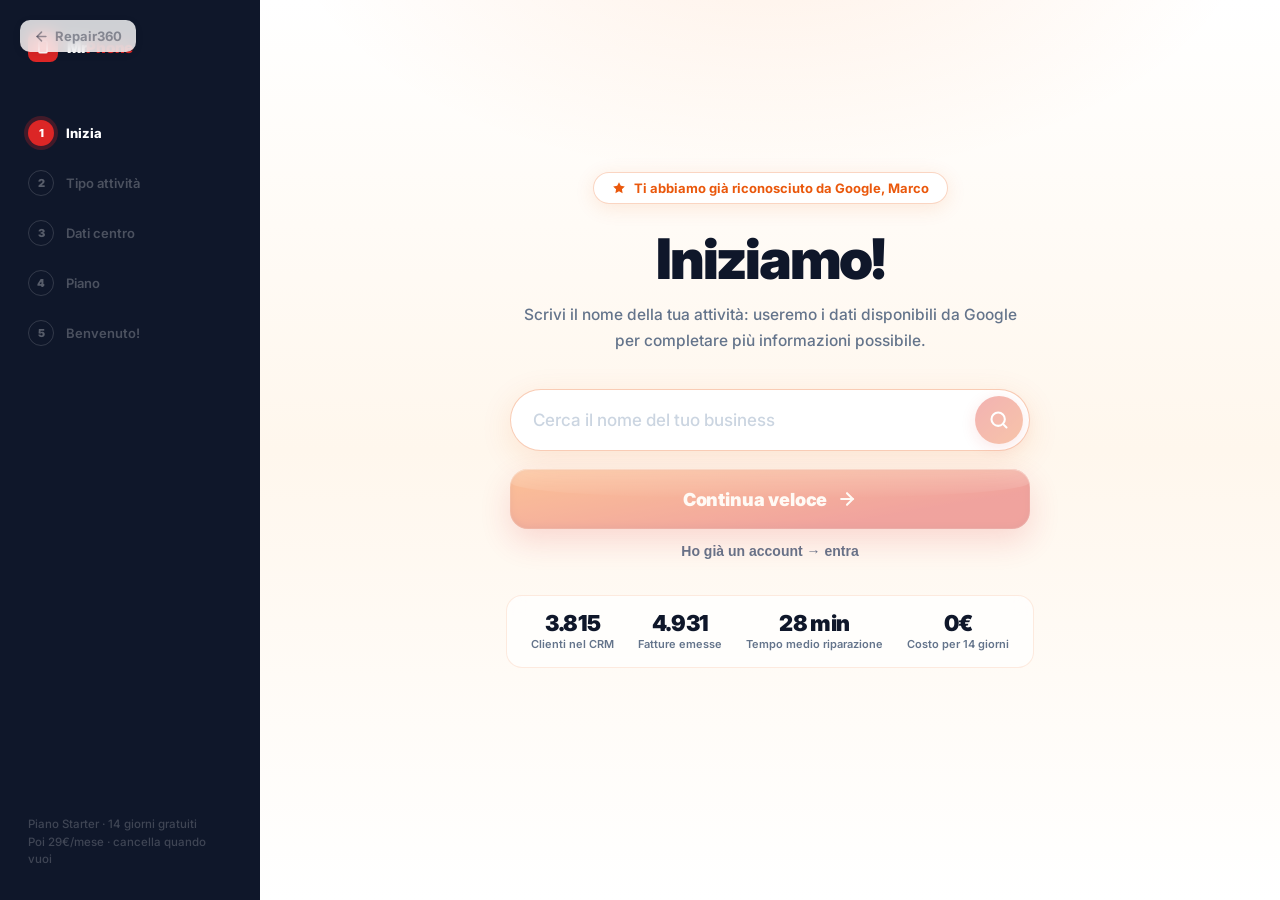
<file: partner.live.html>
<!DOCTYPE html>
<!-- {{@liquid}} templates/page.partner.liquid · section: r360-partner-onboarding -->
<html lang="it">
<head>
<meta charset="UTF-8"/>
<meta name="viewport" content="width=device-width,initial-scale=1.0"/>
<title>Diventa Partner · Repair360</title>
<link rel="preconnect" href="https://fonts.googleapis.com"/>
<link href="https://fonts.googleapis.com/css2?family=Inter:wght@400;500;600;700;800;900&display=swap" rel="stylesheet"/>
<style>
*,*::before,*::after{box-sizing:border-box;margin:0;padding:0}
:root{--red:#DC2626;--orange:#EA580C;--ink:#0F172A;--mute:#64748B;--bg:#fff;--warm:#FFF7ED}
html,body{height:100%;font-family:Inter,system-ui,sans-serif;-webkit-font-smoothing:antialiased;background:var(--bg);color:var(--ink);overflow-x:hidden}

/* LAYOUT — sidebar (desktop) + main */
.shell{display:flex;min-height:100vh}
.sidebar{width:260px;background:var(--ink);display:flex;flex-direction:column;padding:32px 28px;flex-shrink:0;position:sticky;top:0;height:100vh}
.sidebar-logo{display:flex;align-items:center;gap:9px;margin-bottom:48px;text-decoration:none}
.sidebar-logo-box{width:30px;height:30px;border-radius:8px;background:var(--red);display:flex;align-items:center;justify-content:center}
.sidebar-logo-text{font-weight:900;font-size:15px;color:#fff;letter-spacing:-.02em}
.sidebar-logo-text span{color:var(--red)}
.sidebar-steps{flex:1;display:flex;flex-direction:column;gap:4px}
.step-row{display:flex;align-items:center;gap:12px;padding:10px 0;cursor:pointer}
.step-dot{width:26px;height:26px;border-radius:50%;display:flex;align-items:center;justify-content:center;font-size:11px;font-weight:900;flex-shrink:0;transition:all .25s ease}
.step-dot.done{background:#fff;color:var(--ink)}
.step-dot.active{background:var(--red);color:#fff;box-shadow:0 0 0 4px rgba(220,38,38,.25)}
.step-dot.future{border:1px solid rgba(255,255,255,.15);color:rgba(255,255,255,.3)}
.step-label{font-size:13px;font-weight:600;transition:color .2s}
.step-label.done{color:rgba(255,255,255,.6)}
.step-label.active{color:#fff;font-weight:800}
.step-label.future{color:rgba(255,255,255,.25)}
.sidebar-footer{font-size:11.5px;color:rgba(255,255,255,.2);font-weight:500;line-height:1.5}

/* MAIN AREA */
.main{flex:1;display:flex;flex-direction:column;position:relative;overflow:hidden}
.main-bg{position:absolute;inset:0;background:radial-gradient(ellipse 80% 50% at 50% -10%,rgba(255,107,0,.1),transparent 60%),linear-gradient(180deg,#fff 0%,#fff7ed 50%,#fff 100%);pointer-events:none}
.main-content{position:relative;z-index:1;flex:1;display:flex;flex-direction:column;align-items:center;justify-content:center;padding:40px 24px 60px;min-height:100%}

/* STEPS */
.step-pane{display:none;width:100%;max-width:640px;text-align:center}
.step-pane.active{display:flex;flex-direction:column;align-items:center;animation:fadeUp .4s ease both}
@keyframes fadeUp{from{opacity:0;transform:translateY(18px)}to{opacity:1;transform:none}}

/* PROGRESS DOTS (mobile) */
.mob-progress{display:none;gap:6px;margin-bottom:32px}
@media(max-width:768px){.sidebar{display:none}.mob-progress{display:flex}}
.mob-dot{width:8px;height:8px;border-radius:50%;background:rgba(0,0,0,.12);transition:all .3s}
.mob-dot.active{background:var(--red);width:22px;border-radius:4px}
.mob-dot.done{background:rgba(220,38,38,.4)}

/* TYPOGRAPHY — Borsacchiello: SHORT, BOLD, DIRECT */
.eyebrow{font-size:11px;font-weight:800;letter-spacing:.14em;text-transform:uppercase;color:rgba(220,38,38,.85);margin-bottom:14px}
.h1-big{font-size:clamp(34px,5.5vw,56px);font-weight:900;letter-spacing:-.04em;line-height:1.04;color:var(--ink);margin-bottom:14px}
.h1-big em{font-style:normal;color:var(--red)}
.sub{font-size:15.5px;color:var(--mute);font-weight:500;line-height:1.65;max-width:520px;margin-bottom:36px}

/* RECOGNIZED BADGE */
.rec-badge{display:inline-flex;align-items:center;gap:8px;padding:7px 18px;border-radius:100px;background:rgba(255,255,255,.9);border:1px solid rgba(234,88,12,.25);box-shadow:0 4px 20px rgba(234,88,12,.12);font-size:13px;font-weight:700;color:var(--orange);margin-bottom:26px;backdrop-filter:blur(10px)}

/* SEARCH BAR */
.search-bar{width:100%;max-width:520px;display:flex;align-items:center;background:#fff;border:1.5px solid rgba(234,88,12,.3);border-radius:100px;padding:6px 6px 6px 22px;box-shadow:0 8px 32px rgba(234,88,12,.12);margin-bottom:18px;transition:box-shadow .2s,border-color .2s}
.search-bar:focus-within{border-color:var(--orange);box-shadow:0 8px 40px rgba(234,88,12,.22)}
.search-bar input{flex:1;border:none;outline:none;font-family:inherit;font-size:17px;font-weight:600;color:var(--ink);background:transparent;padding:4px 0}
.search-bar input::placeholder{color:#CBD5E1;font-weight:500}
.search-btn{width:48px;height:48px;border-radius:50%;background:linear-gradient(135deg,var(--red),var(--orange));border:none;cursor:pointer;display:flex;align-items:center;justify-content:center;flex-shrink:0;transition:transform .15s,box-shadow .15s;box-shadow:0 4px 16px rgba(220,38,38,.3)}
.search-btn:hover:not(:disabled){transform:scale(1.07);box-shadow:0 6px 24px rgba(220,38,38,.4)}
.search-btn:disabled{opacity:.35;cursor:not-allowed}
.search-btn svg{width:20px;height:20px;stroke:#fff;fill:none;stroke-width:2.5;stroke-linecap:round}

/* CHIPS */
.chips{display:flex;flex-wrap:wrap;gap:8px;justify-content:center;margin-bottom:32px}
.chip{padding:10px 20px;border-radius:100px;border:1.5px solid #E2E8F0;background:#fff;font-size:14px;font-weight:700;color:var(--mute);cursor:pointer;transition:all .18s ease;user-select:none}
.chip:hover{border-color:rgba(220,38,38,.3);color:var(--red);background:#FEF2F2}
.chip.selected{background:#FEF2F2;border-color:var(--red);color:var(--red);box-shadow:0 0 0 3px rgba(220,38,38,.12)}

/* TYPE CARDS (tablet friendly — big touch targets) */
.type-grid{display:grid;grid-template-columns:repeat(auto-fill,minmax(180px,1fr));gap:12px;width:100%;max-width:580px;margin-bottom:32px}
.type-card{padding:24px 18px;border-radius:20px;border:2px solid #E2E8F0;background:#fff;cursor:pointer;text-align:center;transition:all .2s ease;user-select:none}
.type-card:hover{border-color:rgba(220,38,38,.35);background:#FEF2F2}
.type-card.selected{border-color:var(--red);background:#FEF2F2;box-shadow:0 0 0 4px rgba(220,38,38,.1)}
.type-card-icon{font-size:36px;margin-bottom:10px}
.type-card h4{font-weight:900;font-size:15px;color:var(--ink);margin-bottom:4px;line-height:1.2}
.type-card p{font-size:12px;color:var(--mute);font-weight:500}

/* PLAN CARDS */
.plan-grid{display:grid;grid-template-columns:repeat(auto-fill,minmax(170px,1fr));gap:12px;width:100%;max-width:600px;margin-bottom:28px}
.plan-card{border-radius:20px;border:2px solid #E2E8F0;background:#fff;padding:24px 18px;cursor:pointer;text-align:left;position:relative;transition:all .2s ease;user-select:none}
.plan-card:hover{border-color:rgba(220,38,38,.35)}
.plan-card.selected,.plan-card.featured{border-color:var(--red);background:#FFFBF9}
.plan-tag{position:absolute;top:-10px;left:50%;transform:translateX(-50%);background:var(--red);color:#fff;font-size:10px;font-weight:900;padding:3px 10px;border-radius:100px;white-space:nowrap}
.plan-name{font-size:11px;font-weight:800;text-transform:uppercase;letter-spacing:.1em;color:var(--mute);margin-bottom:8px}
.plan-price{font-size:28px;font-weight:900;color:var(--ink);letter-spacing:-.03em;line-height:1;margin-bottom:4px}
.plan-price span{font-size:14px;font-weight:600;color:var(--mute)}
.plan-desc{font-size:12.5px;color:var(--mute);font-weight:500;line-height:1.5;margin-top:8px}
.plan-features{margin-top:14px;display:flex;flex-direction:column;gap:5px}
.plan-feat{font-size:12px;font-weight:600;color:var(--mute);display:flex;align-items:center;gap:6px}
.plan-feat::before{content:'✓';color:var(--red);font-weight:900;flex-shrink:0}

/* FORM INPUTS (tablet: big) */
.form-grid{display:grid;grid-template-columns:1fr 1fr;gap:12px;width:100%;max-width:520px;margin-bottom:28px;text-align:left}
.form-grid.full{grid-template-columns:1fr}
.field label{font-size:12px;font-weight:800;text-transform:uppercase;letter-spacing:.08em;color:var(--mute);display:block;margin-bottom:7px}
.field input,.field select{width:100%;padding:14px 18px;border-radius:14px;border:1.5px solid #E2E8F0;font-family:inherit;font-size:16px;font-weight:600;color:var(--ink);outline:none;transition:border-color .15s,box-shadow .15s;background:#fff}
.field input:focus,.field select:focus{border-color:var(--red);box-shadow:0 0 0 3px rgba(220,38,38,.1)}
.field input::placeholder{color:#CBD5E1;font-weight:500}

/* PRIMARY CTA — the big tablet button */
.cta-primary{position:relative;overflow:hidden;width:100%;max-width:520px;height:60px;border-radius:18px;background:linear-gradient(170deg,#1E293B,#0F172A 60%);color:#fff;border:none;font-family:inherit;font-size:18px;font-weight:900;cursor:pointer;display:flex;align-items:center;justify-content:center;gap:10px;transition:transform .14s cubic-bezier(.16,1,.3,1),box-shadow .2s,filter .2s;box-shadow:0 10px 30px rgba(15,23,42,.28),inset 0 1px 0 rgba(255,255,255,.18),inset 0 -2px 6px rgba(0,0,0,.25);letter-spacing:-.01em}
.cta-primary::before{content:'';position:absolute;top:0;left:0;right:0;height:48%;background:linear-gradient(to bottom,rgba(255,255,255,.28),rgba(255,255,255,0));border-radius:18px 18px 60% 60%/18px 18px 22px 22px;pointer-events:none}
.cta-primary::after{content:'';position:absolute;inset:0;border-radius:18px;border:1px solid rgba(255,255,255,.12);pointer-events:none}
.cta-primary>*{position:relative;z-index:1}
.cta-primary:hover:not(:disabled){transform:translateY(-2px);box-shadow:0 16px 40px rgba(15,23,42,.34),inset 0 1px 0 rgba(255,255,255,.22),inset 0 -2px 6px rgba(0,0,0,.25);filter:brightness(1.08)}
.cta-primary:active:not(:disabled){transform:scale(.98) translateY(0)}
.cta-primary:disabled{opacity:.4;cursor:not-allowed;box-shadow:0 4px 14px rgba(15,23,42,.12)}
.cta-primary.orange{background:linear-gradient(170deg,#F97316,#DC2626 75%);box-shadow:0 12px 32px rgba(220,38,38,.4),inset 0 1px 0 rgba(255,255,255,.3),inset 0 -2px 6px rgba(150,20,20,.35)}
.cta-primary.orange:hover:not(:disabled){box-shadow:0 18px 44px rgba(220,38,38,.5),inset 0 1px 0 rgba(255,255,255,.35),inset 0 -2px 6px rgba(150,20,20,.35)}
.cta-secondary{font-size:14px;font-weight:700;color:var(--mute);background:none;border:none;cursor:pointer;margin-top:14px;transition:color .15s}
.cta-secondary:hover{color:var(--ink)}

/* GOOGLE BTN */
.btn-google{width:100%;max-width:520px;height:60px;border-radius:18px;background:#fff;border:2px solid #E2E8F0;font-family:inherit;font-size:16px;font-weight:700;color:var(--ink);cursor:pointer;display:flex;align-items:center;justify-content:center;gap:12px;transition:border-color .15s,box-shadow .15s;margin-bottom:12px}
.btn-google:hover{border-color:#CBD5E1;box-shadow:0 4px 16px rgba(0,0,0,.08)}
.google-g{font-size:20px;font-weight:900}

/* WELCOME SCREEN */
.welcome-icon{width:88px;height:88px;border-radius:28px;background:var(--red);display:flex;align-items:center;justify-content:center;font-size:40px;margin:0 auto 24px;box-shadow:0 16px 40px rgba(220,38,38,.3)}
.confetti{font-size:32px;letter-spacing:4px;margin-bottom:16px}

/* BACK LINK */
.back-link{position:fixed;top:20px;left:20px;z-index:100;display:flex;align-items:center;gap:6px;font-size:13px;font-weight:700;color:rgba(15,23,42,.4);text-decoration:none;transition:color .15s;padding:8px 14px;border-radius:10px;background:rgba(255,255,255,.8);backdrop-filter:blur(8px);box-shadow:0 2px 8px rgba(0,0,0,.08)}
.back-link:hover{color:var(--ink)}

/* KPI BAR */
.kpi-bar{display:flex;gap:24px;flex-wrap:wrap;justify-content:center;margin-bottom:40px;padding:16px 24px;background:rgba(255,255,255,.7);border:1px solid rgba(234,88,12,.12);border-radius:16px;backdrop-filter:blur(8px)}
.kpi{text-align:center}
.kpi-val{font-size:22px;font-weight:900;color:var(--ink);letter-spacing:-.03em;line-height:1}
.kpi-lbl{font-size:11px;font-weight:600;color:var(--mute);margin-top:3px}
</style>
</head>
<body>

<a href="repair.html" class="back-link">
  <svg width="15" height="15" viewBox="0 0 24 24" fill="none" stroke="currentColor" stroke-width="2.5" stroke-linecap="round"><line x1="19" y1="12" x2="5" y2="12"/><polyline points="12 19 5 12 12 5"/></svg>
  Repair360
</a>

<div class="shell">
  <!-- SIDEBAR (desktop) -->
  <aside class="sidebar">
    <a href="repair.html" class="sidebar-logo">
      <div class="sidebar-logo-box">
        <svg width="14" height="14" viewBox="0 0 24 24" fill="none" stroke="white" stroke-width="2.5" stroke-linecap="round"><rect x="5" y="2" width="14" height="20" rx="2.5"/></svg>
      </div>
      <span class="sidebar-logo-text">Mr<span>Phone</span></span>
    </a>
    <div class="sidebar-steps" id="sidebarSteps"></div>
    <p class="sidebar-footer">Piano Starter · 14 giorni gratuiti<br>Poi 29€/mese · cancella quando vuoi</p>
  </aside>

  <!-- MAIN -->
  <main class="main">
    <div class="main-bg"></div>
    <div class="main-content">

      <!-- mobile progress -->
      <div class="mob-progress" id="mobProgress"></div>

      <!-- ═══ STEP 0: HERO ═══ -->
      <div class="step-pane active" id="s0">
        <div class="rec-badge">
          <svg width="14" height="14" viewBox="0 0 24 24" fill="currentColor"><polygon points="12 2 15.09 8.26 22 9.27 17 14.14 18.18 21.02 12 17.77 5.82 21.02 7 14.14 2 9.27 8.91 8.26 12 2"/></svg>
          Ti abbiamo già riconosciuto da Google, Marco
        </div>
        <h1 class="h1-big">Iniziamo!</h1>
        <p class="sub">Scrivi il nome della tua attività: useremo i dati disponibili da Google per completare più informazioni possibile.</p>

        <div class="search-bar" id="searchBar" style="position:relative;z-index:5">
          <input id="bizName" type="text" placeholder="Cerca il nome del tuo business" autocomplete="off" oninput="gmbSearch(this.value)"/>
          <button class="search-btn" id="s0Next" onclick="goTo(1)" disabled>
            <svg viewBox="0 0 24 24"><circle cx="11" cy="11" r="8"/><line x1="21" y1="21" x2="16.65" y2="16.65"/></svg>
          </button>
          <div id="gmbResults" style="display:none;position:absolute;top:calc(100% + 8px);left:0;right:0;background:#fff;border:1px solid var(--line);border-radius:18px;box-shadow:0 20px 50px rgba(15,23,42,.16);overflow:hidden;text-align:left"></div>
        </div>

        <button class="cta-primary orange" id="s0Cta" onclick="goTo(1)" disabled>
          Continua veloce
          <svg width="20" height="20" viewBox="0 0 24 24" fill="none" stroke="white" stroke-width="2.5" stroke-linecap="round"><line x1="5" y1="12" x2="19" y2="12"/><polyline points="12 5 19 12 12 19"/></svg>
        </button>
        <button class="cta-secondary" onclick="goTo(1)">Ho già un account → entra</button>

        <div class="kpi-bar" style="margin-top:36px">
          <div class="kpi"><div class="kpi-val">3.815</div><div class="kpi-lbl">Clienti nel CRM</div></div>
          <div class="kpi"><div class="kpi-val">4.931</div><div class="kpi-lbl">Fatture emesse</div></div>
          <div class="kpi"><div class="kpi-val">28 min</div><div class="kpi-lbl">Tempo medio riparazione</div></div>
          <div class="kpi"><div class="kpi-val">0€</div><div class="kpi-lbl">Costo per 14 giorni</div></div>
        </div>
      </div>

      <!-- ═══ STEP 1: TIPO ATTIVITÀ ═══ -->
      <div class="step-pane" id="s1">
        <p class="eyebrow">Passo 1 di 4 · Il tuo negozio</p>
        <h1 class="h1-big">Che tipo di<br><em>attività hai?</em></h1>
        <p class="sub">Scegli quello che ti somiglia di più. La configuriamo noi in base alla risposta.</p>
        <div class="type-grid">
          <div class="type-card" onclick="selectType('REPAIR_ONLY',this)">
            <div class="type-card-icon">🔧</div>
            <h4>Solo riparazioni</h4>
            <p>Riparazioni device · laboratorio · cliente al banco</p>
          </div>
          <div class="type-card" onclick="selectType('MULTIPHONE',this)">
            <div class="type-card-icon">📱</div>
            <h4>Negozio completo</h4>
            <p>Riparazioni + vendita + SIM + accessori</p>
          </div>
          <div class="type-card" onclick="selectType('REPAIR_BACKOFFICE',this)">
            <div class="type-card-icon">🏭</div>
            <h4>Laboratorio B2B</h4>
            <p>Riparazioni conto terzi · flotte aziendali</p>
          </div>
        </div>

        <!-- Booking.com-style multiservice questionnaire (revealed after type) -->
        <div id="s1Services" style="display:none;width:100%;max-width:580px;margin-top:8px">
          <div style="text-align:left;margin:8px 0 14px">
            <p style="font-size:13px;font-weight:800;color:var(--ink);margin-bottom:3px">Quali servizi vuoi offrire?</p>
            <p style="font-size:12.5px;color:var(--mute);font-weight:500">Tocca tutti quelli che ti servono — costruiamo il tuo Blueprint su misura.</p>
          </div>
          <div id="svcChips" style="display:flex;flex-wrap:wrap;gap:8px"></div>

          <div style="text-align:left;margin:20px 0 12px">
            <p style="font-size:13px;font-weight:800;color:var(--ink);margin-bottom:3px">Cosa hai già attivo?</p>
            <p style="font-size:12.5px;color:var(--mute);font-weight:500">Quello che manca lo creiamo noi in automatico per la demo.</p>
          </div>
          <div id="haveChips" style="display:flex;flex-wrap:wrap;gap:8px"></div>
        </div>

        <button class="cta-primary" id="s1Cta" onclick="goTo(2)" disabled>Avanti →</button>
        <button class="cta-secondary" onclick="goTo(0)">← Indietro</button>
      </div>

      <!-- ═══ STEP 2: DATI CENTRO ═══ -->
      <div class="step-pane" id="s2">
        <p class="eyebrow">Passo 2 di 4 · Dove sei</p>
        <h1 class="h1-big">Dove si trova<br><em>il tuo centro?</em></h1>
        <p class="sub">Ti serve solo un minuto. Questi dati pre-compilano il gestionale.</p>
        <div class="form-grid">
          <div id="gmbBanner" style="display:none;grid-column:1/-1;align-items:center;gap:10px;padding:12px 16px;border-radius:14px;background:#F0FDF4;border:1px solid #BBF7D0;margin-bottom:4px">
            <span style="width:32px;height:32px;border-radius:9px;background:#16A34A;display:flex;align-items:center;justify-content:center;flex-shrink:0">
              <svg width="16" height="16" viewBox="0 0 24 24" fill="none" stroke="white" stroke-width="3"><polyline points="20 6 9 17 4 12"/></svg>
            </span>
            <span style="font-size:13px;font-weight:700;color:#15803D;line-height:1.4">Dati confermati da <b>Google My Business</b> — controlla e prosegui.</span>
          </div>
          <div class="field" style="grid-column:1/-1">
            <label>Nome del centro</label>
            <input id="nomeCentro" type="text" placeholder="es. MrPhone" oninput="checkS2()"/>
          </div>
          <div class="field" style="grid-column:1/-1">
            <label>Indirizzo</label>
            <input id="indirizzo" type="text" placeholder="es. Via Roma 14" oninput="checkS2()"/>
          </div>
          <div class="field">
            <label>Città</label>
            <input id="citta" type="text" placeholder="es. Roma" oninput="checkS2()"/>
          </div>
          <div class="field">
            <label>WhatsApp Business</label>
            <input id="waPhone" type="tel" placeholder="+39 075 3690089"/>
          </div>
          <div class="field" style="grid-column:1/-1">
            <label>Email titolare</label>
            <input id="emailTitolare" type="email" placeholder="marco@mrphone.tech" oninput="checkS2()"/>
          </div>
        </div>
        <button class="cta-primary" id="s2Cta" onclick="goTo(3)" disabled>Continua →</button>
        <button class="cta-secondary" onclick="goTo(1)">← Indietro</button>
      </div>

      <!-- ═══ STEP 3: PIANO ═══ -->
      <div class="step-pane" id="s3">
        <p class="eyebrow">Passo 3 di 4 · Scegli il piano</p>
        <h1 class="h1-big">Quanto vale<br><em>il tuo tempo?</em></h1>
        <p class="sub" style="margin-bottom:28px">Parti gratis. Aggiorna quando vuoi. Nessun contratto.</p>
        <div class="plan-grid">
          <div class="plan-card featured" onclick="selectPlan('starter',this)" id="planStarter">
            <div class="plan-tag">14 giorni gratis</div>
            <div class="plan-name">Starter</div>
            <div class="plan-price">0€<span>/mese</span></div>
            <div class="plan-desc">Prova completa · poi fino a <b>7 ticket al giorno</b></div>
            <div class="plan-features">
              <div class="plan-feat">Coda PT/WT</div>
              <div class="plan-feat">Giorgia WhatsApp</div>
              <div class="plan-feat">Tracking cliente</div>
            </div>
          </div>
          <div class="plan-card" onclick="selectPlan('pmi',this)" id="planPmi">
            <div class="plan-tag" style="background:#16A34A">⚡ Solo oggi · ‑90€/anno</div>
            <div class="plan-name">PMI</div>
            <div class="plan-price">90€<span>/anno</span></div>
            <div class="plan-desc"><s style="color:#CBD5E1">348€</s> bloccato a <b style="color:#16A34A">90€ per 12 mesi</b> se attivi entro la prova</div>
            <div class="plan-features">
              <div class="plan-feat">Ticket illimitati</div>
              <div class="plan-feat">RBAC team · SLA</div>
              <div class="plan-feat">Report avanzati</div>
              <div class="plan-feat">Google Calendar</div>
            </div>
          </div>
          <div class="plan-card" onclick="selectPlan('b2b',this)" id="planB2b">
            <div class="plan-name">B2B / Rete</div>
            <div class="plan-price" style="font-size:20px">Su misura</div>
            <div class="plan-desc">White-label · ERP · SLA garantito · multi-sede</div>
            <div class="plan-features">
              <div class="plan-feat">Tutto PMI +</div>
              <div class="plan-feat">Fatturazione B2B</div>
              <div class="plan-feat">Tenant dedicato</div>
            </div>
          </div>
        </div>
        <div style="display:flex;align-items:center;gap:12px;max-width:600px;width:100%;padding:14px 18px;border-radius:16px;background:linear-gradient(135deg,#FEF2F2,#FFF7ED);border:1px solid #FECACA;margin-bottom:20px;text-align:left">
          <span style="font-size:24px;flex-shrink:0">⏳</span>
          <span style="font-size:13px;font-weight:600;color:#9A3412;line-height:1.5">Hai <b>14 giorni</b> per provarlo davvero. Se entro la prova attivi PMI, <b>blocchi 90€ per tutto il primo anno</b> — poi torna a 29€/mese. È l’unico momento in cui questo prezzo esiste.</span>
        </div>
        <button class="cta-primary orange" id="s3Cta" onclick="activate()">
          <span id="s3BtnLabel">Attiva Piano Starter — gratis</span>
          <svg width="20" height="20" viewBox="0 0 24 24" fill="none" stroke="white" stroke-width="2.5" stroke-linecap="round"><line x1="5" y1="12" x2="19" y2="12"/><polyline points="12 5 19 12 12 19"/></svg>
        </button>
        <button class="cta-secondary" onclick="goTo(2)">← Indietro</button>
      </div>

      <!-- ═══ STEP 4: BENVENUTO ═══ -->
      <div class="step-pane" id="s4">
        <div class="confetti">🎉⚡🔧</div>
        <div class="welcome-icon">✓</div>
        <p class="eyebrow">Sei dentro!</p>
        <h1 class="h1-big">Benvenuto in<br><em>Repair360!</em></h1>
        <p class="sub" id="welcomeMsg">Il tuo gestionale è pronto. Giorgia risponde già ai clienti su WhatsApp.</p>

        <!-- BOX ATTIVAZIONE €90 (mostrato solo se piano PMI scelto) -->
        <div id="payBox" style="display:none;width:100%;max-width:520px;margin:0 0 24px;padding:20px;border-radius:18px;background:linear-gradient(135deg,#FEF2F2,#FFF7ED);border:1px solid #FECACA;text-align:left">
          <p style="font-size:13px;font-weight:900;color:#9A3412;margin-bottom:6px">⚡ Blocca il prezzo: 90€ per tutto il primo anno</p>
          <p style="font-size:12.5px;color:#92400E;font-weight:600;line-height:1.55;margin-bottom:14px">La prova è già attiva. Se attivi adesso, congeli il prezzo a <b>90€/anno</b> (poi torna a 29€/mese). Pagamento sicuro con PayPal.</p>
          <a id="payLink" href="#" target="_blank" rel="noopener" style="display:none;align-items:center;justify-content:center;gap:8px;width:100%;height:56px;border-radius:14px;background:#0070BA;color:#fff;font-weight:900;font-size:16px;text-decoration:none">
            Attiva a 90€ con PayPal →
          </a>
        </div>

        <div style="display:flex;flex-direction:column;gap:12px;width:100%;max-width:520px;margin-bottom:28px">
          <button class="cta-primary orange" onclick="openDevice('mac')">Apri il gestionale Marco →</button>
          <a href="index.html" style="display:flex;align-items:center;justify-content:center;gap:8px;height:56px;border-radius:16px;border:2px solid #E2E8F0;background:#fff;font-weight:800;font-size:15px;color:var(--ink);text-decoration:none;transition:border-color .15s" onmouseover="this.style.borderColor='#CBD5E1'" onmouseout="this.style.borderColor='#E2E8F0'">
            📱 Vedi l'app cliente
          </a>
          <a href="journey-map.html" style="display:flex;align-items:center;justify-content:center;gap:8px;height:52px;border-radius:14px;font-weight:700;font-size:14px;color:var(--mute);text-decoration:none">
            🗺 Leggi la Journey Map →
          </a>
        </div>

        <div style="padding:16px 20px;border-radius:14px;background:#FFFBEB;border:1px solid rgba(245,158,11,.25);text-align:left;width:100%;max-width:520px">
          <p style="font-size:12.5px;font-weight:800;color:#B45309;margin-bottom:8px">⚠️ GAP da chiudere prima del go-live</p>
          <div style="display:flex;flex-direction:column;gap:6px">
            <div style="font-size:12px;color:#92400E;font-weight:600;display:flex;align-items:center;gap:8px"><span style="color:#DC2626">01</span> Fix localStorage key (app_session_mrphone) · Effort: 2h</div>
            <div style="font-size:12px;color:#92400E;font-weight:600;display:flex;align-items:center;gap:8px"><span style="color:#DC2626">02</span> Deposito PT via Shopify + webhook · Effort: 6-8h</div>
            <div style="font-size:12px;color:#92400E;font-weight:600;display:flex;align-items:center;gap:8px"><span style="color:#DC2626">03</span> Collaudo Giorgia E2E (+39 075 3690089) · Effort: 2-4h</div>
            <div style="font-size:12px;color:#92400E;font-weight:600;display:flex;align-items:center;gap:8px"><span style="color:#DC2626">04</span> Uniformare garanzia (12 mesi ovunque) · Effort: 1h</div>
          </div>
          <a href="journey-map.html" style="font-size:12px;font-weight:800;color:#DC2626;text-decoration:none;margin-top:8px;display:inline-block">→ Tutti i gap nel Journey ↗</a>
        </div>
      </div>

    </div><!-- /main-content -->
  </main><!-- /main -->
</div><!-- /shell -->

<!-- Mac device overlay (reused from repair.html pattern) -->
<div id="macOverlay" style="display:none;position:fixed;inset:0;z-index:200;background:rgba(0,0,0,.85);backdrop-filter:blur(12px);align-items:center;justify-content:center;flex-direction:column;padding:20px">
  <button onclick="closeMac()" style="position:absolute;top:20px;right:20px;width:44px;height:44px;border-radius:50%;background:rgba(255,255,255,.1);border:none;cursor:pointer;color:#fff;font-size:20px">✕</button>
  <p style="font-size:11px;font-weight:800;letter-spacing:.12em;text-transform:uppercase;color:rgba(255,255,255,.4);margin-bottom:16px">Marco 360° · Gestionale Mac</p>
  <div style="width:min(820px,92vw);height:min(500px,56vw);background:#1D1D1F;border-radius:14px;border:2px solid #333;overflow:hidden;box-shadow:0 30px 80px rgba(0,0,0,.8)">
    <div style="background:#2D2D2F;height:28px;display:flex;align-items:center;gap:7px;padding:0 12px">
      <div style="width:12px;height:12px;border-radius:50%;background:#EF4444"></div>
      <div style="width:12px;height:12px;border-radius:50%;background:#F59E0B"></div>
      <div style="width:12px;height:12px;border-radius:50%;background:#10B981"></div>
    </div>
    <iframe src="journey.html#gestionale" style="width:100%;height:calc(100% - 28px);border:none"></iframe>
  </div>
  <a href="journey.html" target="_blank" style="margin-top:14px;padding:10px 22px;border-radius:10px;background:var(--red);color:#fff;font-weight:800;font-size:13px;text-decoration:none">Apri a schermo intero ↗</a>
</div>

<script>
// ── State ──
const STATE = { step: 0, bizType: 'REPAIR_ONLY', plan: 'starter', centro: '', citta: '', email: '' };
const STEPS = [
  { label: 'Inizia', short: 'Il business' },
  { label: 'Tipo attività', short: 'Tipo' },
  { label: 'Dati centro', short: 'Dati' },
  { label: 'Piano', short: 'Piano' },
  { label: 'Benvenuto!', short: 'Fatto ✓' },
];

// ── Build sidebar + mobile progress ──
function buildNav() {
  const sb = document.getElementById('sidebarSteps');
  const mb = document.getElementById('mobProgress');
  sb.innerHTML = STEPS.map((s, i) => {
    const cls = i < STATE.step ? 'done' : i === STATE.step ? 'active' : 'future';
    return `<div class="step-row" onclick="i<=${STATE.step}&&goTo(${i})">
      <div class="step-dot ${cls}">${i < STATE.step ? '✓' : i + 1}</div>
      <span class="step-label ${cls}">${s.label}</span>
    </div>`;
  }).join('');
  mb.innerHTML = STEPS.map((_, i) => `<div class="mob-dot ${i < STATE.step ? 'done' : i === STATE.step ? 'active' : ''}"></div>`).join('');
}
buildNav();

// ── Navigate ──
function goTo(n) {
  document.querySelectorAll('.step-pane').forEach((p, i) => p.classList.toggle('active', i === n));
  STATE.step = n;
  buildNav();
  window.scrollTo(0, 0);
}

// ── Step 0 · Google My Business typeahead ──
const GMB_DB = [
  { name: 'MrPhone', addr: 'Via Roma 14, Roma', cat: 'Riparazione telefoni', rating: '4,9', reviews: 312, type: 'REPAIR_ONLY', city: 'Roma', wa: '+39 075 3690089' },
  { name: 'MrPhone Centro', addr: 'Corso Italia 88, Milano', cat: 'Telefonia e riparazioni', rating: '4,8', reviews: 204, type: 'MULTIPHONE', city: 'Milano', wa: '' },
  { name: 'TEC Riparazioni', addr: 'Via Garibaldi 3, Perugia', cat: 'Centro tecnico', rating: '4,7', reviews: 156, type: 'REPAIR_BACKOFFICE', city: 'Perugia', wa: '' },
  { name: 'PhoneLab', addr: 'Piazza Dante 9, Napoli', cat: 'Riparazione smartphone', rating: '4,6', reviews: 98, type: 'REPAIR_ONLY', city: 'Napoli', wa: '' },
];
let gmbPick = null;
function gmbSearch(q) {
  checkS0();
  const box = document.getElementById('gmbResults');
  const v = q.trim().toLowerCase();
  if (v.length < 2) { box.style.display = 'none'; return; }
  const hits = GMB_DB.filter(b => b.name.toLowerCase().includes(v) || b.city.toLowerCase().includes(v)).slice(0, 4);
  if (!hits.length) {
    box.innerHTML = `<div style="padding:16px 18px;font-size:13px;color:var(--mute);font-weight:600">Nessun risultato su Google. <span style="color:var(--red);font-weight:800;cursor:pointer" onclick="gmbManual()">Inseriscilo a mano →</span></div>`;
    box.style.display = 'block'; return;
  }
  box.innerHTML = `<div style="padding:9px 16px;font-size:10.5px;font-weight:800;letter-spacing:.06em;text-transform:uppercase;color:#94A3B8;display:flex;align-items:center;gap:7px;border-bottom:1px solid var(--line)">
      <svg width="13" height="13" viewBox="0 0 24 24"><path fill="#4285F4" d="M22.56 12.25c0-.78-.07-1.53-.2-2.25H12v4.26h5.92a5.06 5.06 0 0 1-2.2 3.32v2.77h3.57c2.08-1.92 3.28-4.74 3.28-8.1z"/><path fill="#34A853" d="M12 23c2.97 0 5.46-.98 7.28-2.65l-3.57-2.77c-.98.66-2.23 1.06-3.71 1.06-2.86 0-5.29-1.93-6.16-4.53H2.18v2.84A11 11 0 0 0 12 23z"/><path fill="#FBBC05" d="M5.84 14.11a6.6 6.6 0 0 1 0-4.22V7.05H2.18a11 11 0 0 0 0 9.9z"/><path fill="#EA4335" d="M12 5.38c1.62 0 3.06.56 4.21 1.64l3.15-3.15A10.98 10.98 0 0 0 2.18 7.05L5.84 9.9C6.71 7.3 9.14 5.38 12 5.38z"/></svg>
      Trovato su Google My Business
    </div>` + hits.map(b => `
    <button onclick='selectGmb(${JSON.stringify(b).replace(/'/g, "&#39;")})' style="display:flex;align-items:center;gap:12px;width:100%;padding:13px 16px;border:none;background:#fff;cursor:pointer;text-align:left;border-bottom:1px solid #F1F5F9;transition:background .12s" onmouseover="this.style.background='#FEF2F2'" onmouseout="this.style.background='#fff'">
      <span style="width:42px;height:42px;border-radius:12px;background:linear-gradient(150deg,#DC2626,#EA580C);display:flex;align-items:center;justify-content:center;flex-shrink:0;font-size:18px">📍</span>
      <span style="flex:1;min-width:0">
        <span style="display:block;font-weight:800;font-size:14.5px;color:var(--ink)">${b.name}</span>
        <span style="display:block;font-size:12px;color:var(--mute);font-weight:500;white-space:nowrap;overflow:hidden;text-overflow:ellipsis">${b.cat} · ${b.addr}</span>
        <span style="display:inline-flex;align-items:center;gap:3px;font-size:11.5px;color:#D97706;font-weight:800;margin-top:2px">★ ${b.rating} <span style="color:#94A3B8;font-weight:600">(${b.reviews})</span></span>
      </span>
      <span style="font-size:11px;font-weight:800;color:#16A34A;background:#DCFCE7;padding:3px 9px;border-radius:100px;flex-shrink:0">Sei tu →</span>
    </button>`).join('');
  box.style.display = 'block';
}
function selectGmb(b) {
  document.getElementById('bizName').value = b.name;
  document.getElementById('gmbResults').style.display = 'none';
  const street = b.addr.split(',')[0].trim();
  STATE.bizType = b.type; STATE.centro = b.name + ' — ' + b.addr; STATE.citta = b.city;
  // pre-fill step 2 fields, mark them confirmed-by-Google
  const fill = (id, val) => {
    const el = document.getElementById(id);
    if (!el) return;
    el.value = val;
    el.style.borderColor = '#16A34A';
    el.style.boxShadow = '0 0 0 3px rgba(22,163,74,.12)';
  };
  setTimeout(() => {
    const banner = document.getElementById('gmbBanner'); if (banner) banner.style.display = 'flex';
    fill('nomeCentro', b.name);
    fill('indirizzo', street);
    fill('citta', b.city);
    if (b.wa) fill('waPhone', b.wa);
    checkS2();
  }, 60);
  // skip the type step — already known from Google
  goTo(2);
}
function gmbManual() { document.getElementById('gmbResults').style.display = 'none'; }
function checkS0() {
  const ok = document.getElementById('bizName').value.trim().length > 0;
  document.getElementById('s0Next').disabled = !ok;
  document.getElementById('s0Cta').disabled = !ok;
}
document.addEventListener('click', e => {
  if (!e.target.closest('#searchBar')) { const b = document.getElementById('gmbResults'); if (b) b.style.display = 'none'; }
});

// ── Step 1 · tipo attività + multiservizio (Booking.com style) ──
const SVC_CATALOG = {
  REPAIR_ONLY: [
    { id:'coda', label:'🎟 Coda digitale PT/WT', tip:'Nessuna fila — i clienti sanno quando è il loro turno' },
    { id:'giorgia', label:'💬 AI WhatsApp Business', tip:'Giorgia / Sonia risponde, prenota e vende 24h' },
    { id:'tracking', label:'📡 Tracking riparazione', tip:'SMS/WA a ogni cambio stato' },
    { id:'preventivo', label:'💶 Preventivo online', tip:'Prezzo "a partire da" — numero prima del prezzo' },
    { id:'qr', label:'🔖 Ticket QR', tip:'Codice univoco per ogni dispositivo' },
    { id:'vetrina360', label:'📺 Vetrina360 signage', tip:'Display TV negozio + promo spot' },
  ],
  MULTIPHONE: [
    { id:'coda', label:'🎟 Coda digitale PT/WT', tip:'Nessuna fila' },
    { id:'giorgia', label:'💬 AI WhatsApp Business', tip:'Bot che prenota e risponde' },
    { id:'tracking', label:'📡 Tracking riparazione', tip:'SMS/WA automatici' },
    { id:'preventivo', label:'💶 Preventivo online', tip:'Prezzo prima del numero — MAI' },
    { id:'sim', label:'📶 Attivazioni SIM', tip:'Ticket attivazione + firma digitale' },
    { id:'vendita', label:'🛍 Catalogo usato garantito', tip:'Listino ricondizionati integrato' },
    { id:'contratti', label:'📄 Contratti digitali', tip:'Firma remota, archivio cloud' },
    { id:'vetrina360', label:'📺 Vetrina360 signage', tip:'Display TV + spot' },
  ],
  REPAIR_BACKOFFICE: [
    { id:'tracking', label:'📡 Tracking SLA', tip:'KPI + tempi di lavorazione' },
    { id:'fatturazione', label:'🧾 Fatturazione B2B', tip:'Emissione fatture aziendali' },
    { id:'contratti', label:'📄 SLA digitali', tip:'Contratti e livelli di servizio' },
    { id:'sonia', label:'💬 Sonia – bot B2B', tip:'Gestisce richieste e preventivi aziendali' },
    { id:'vetrina360', label:'📺 Vetrina360 signage', tip:'Monitor stile Poste nel laboratorio' },
    { id:'calendar', label:'📅 Google Calendar slot', tip:'Prenotazioni sincronizzate con Workspace' },
  ],
};
const HAVE_CATALOG = [
  { id:'gmb', label:'📍 Google My Business' },
  { id:'wa', label:'💬 WhatsApp Business' },
  { id:'instagram', label:'📸 Instagram' },
  { id:'shopify', label:'🛒 Shopify store' },
  { id:'booking', label:'📆 Sistema prenotazioni' },
  { id:'gestionale', label:'🖥 Gestionale attuale' },
];
function selectType(val, el) {
  document.querySelectorAll('.type-card').forEach(c => c.classList.remove('selected'));
  el.classList.add('selected'); STATE.bizType = val;
  // Reveal services questionnaire
  const panel = document.getElementById('s1Services');
  panel.style.display = 'block';
  panel.style.animation = 'fadeUp .4s ease both';
  buildSvcChips(val);
  buildHaveChips();
  document.getElementById('s1Cta').disabled = false;
}
function buildSvcChips(type) {
  const el = document.getElementById('svcChips'); if (!el) return;
  const list = SVC_CATALOG[type] || SVC_CATALOG.REPAIR_ONLY;
  el.innerHTML = list.map((s,i) => `
    <button data-id="${s.id}" onclick="toggleSvc(this,'svc')"
      style="display:inline-flex;align-items:center;gap:7px;padding:9px 16px;border-radius:100px;border:1.5px solid var(--line);background:#fff;font-size:13px;font-weight:700;color:var(--mute);cursor:pointer;transition:all .18s ease;${i<3?'border-color:var(--red);background:#FEF2F2;color:var(--red)':''}"
      title="${s.tip}">
      ${s.label}
      ${i<3?'<span style="font-size:9px;font-weight:900;background:var(--red);color:#fff;padding:2px 6px;border-radius:100px">Attivo</span>':''}
    </button>`).join('');
  // pre-select first 3
  STATE.services = list.slice(0,3).map(s=>s.id);
}
function buildHaveChips() {
  const el = document.getElementById('haveChips'); if (!el) return;
  el.innerHTML = HAVE_CATALOG.map(s => `
    <button data-id="${s.id}" onclick="toggleSvc(this,'have')"
      style="display:inline-flex;align-items:center;gap:7px;padding:9px 16px;border-radius:100px;border:1.5px solid var(--line);background:#fff;font-size:13px;font-weight:700;color:var(--mute);cursor:pointer;transition:all .18s ease">
      ${s.label}
    </button>`).join('');
  STATE.have = [];
}
function toggleSvc(el, group) {
  const active = el.style.color === 'var(--red)' || el.style.color === 'var(--red)' || el.querySelector('span');
  const isOn = el.querySelector('span') !== null || el.style.borderColor.includes('220');
  if (isOn) {
    el.style.cssText = `display:inline-flex;align-items:center;gap:7px;padding:9px 16px;border-radius:100px;border:1.5px solid var(--line);background:#fff;font-size:13px;font-weight:700;color:var(--mute);cursor:pointer;transition:all .18s ease`;
    el.querySelectorAll('span').forEach(s=>s.remove());
    const id = el.dataset.id;
    STATE.services = STATE.services.filter(s=>s!==id);
  } else {
    el.style.borderColor='var(--red)'; el.style.background='#FEF2F2'; el.style.color='var(--red)';
    const id = el.dataset.id;
    if (!STATE.services) STATE.services=[];
    if (!STATE.services.includes(id)) STATE.services.push(id);
  }
}

// ── Step 2 ──
function checkS2() {
  const ok = document.getElementById('nomeCentro').value.trim() && document.getElementById('citta').value.trim() && document.getElementById('emailTitolare').value.includes('@');
  document.getElementById('s2Cta').disabled = !ok;
}

// ── Step 3 ──
function selectPlan(val, el) {
  document.querySelectorAll('.plan-card').forEach(c => c.classList.remove('selected'));
  el.classList.add('selected'); STATE.plan = val;
  const labels = { starter:'Attiva Piano Starter — gratis', pmi:'Blocca PMI — 90€ il primo anno', b2b:'Richiedi Piano B2B — su misura' };
  document.getElementById('s3BtnLabel').textContent = labels[val] || 'Attiva →';
}
// default selection
document.getElementById('planStarter').classList.add('selected');

// ── Activate (simulate tenant creation) ──
// ── Config flusso vendita B2B ──
const PARTNER_API = 'https://api.riparasubito.tech/api/partner';
// LINK PAYPAL BUSINESS one-shot €90 — DA INSERIRE DA CRISTIAN.
// Sostituire la stringa qui sotto con il link "Compra ora" / smart-button PayPal Business.
// La vendor key del partner viene aggiunta come ?custom=<vk> per legare il pagamento al tenant.
const PAYPAL_LINK_DA_CRISTIAN = 'PAYPAL_LINK_DA_CRISTIAN';
let R360_VENDOR_KEY = null;

// Crea la PROVA GRATIS reale (tenant trial + vendor key), poi mostra il benvenuto.
async function activate() {
  const btn = document.getElementById('s3Cta');
  btn.disabled = true; btn.querySelector('span').textContent = 'Creazione in corso…';
  const centro = document.getElementById('nomeCentro')?.value || document.getElementById('bizName')?.value || 'il tuo centro';
  const payload = {
    brand_name: centro,
    contact_name: document.getElementById('nomeCentro')?.value || centro,
    contact_email: document.getElementById('emailTitolare')?.value || '',
    contact_phone: document.getElementById('waPhone')?.value || '',
    bizType: STATE.bizType || '',
  };
  try {
    const r = await fetch(PARTNER_API + '/trial', {
      method: 'POST', headers: { 'Content-Type': 'application/json' },
      body: JSON.stringify(payload),
    });
    const data = await r.json();
    if (data && data.ok && data.vendor_key) {
      R360_VENDOR_KEY = data.vendor_key;
      try { localStorage.setItem('r360_vendor_key', data.vendor_key); } catch (e) {}
    }
    document.getElementById('welcomeMsg').textContent = `${centro} è attivo su Repair360 in prova gratuita. Il tuo gestionale è pronto. Giorgia risponde già ai clienti su WhatsApp.`;
    setupActivation();
  } catch (e) {
    // Anche se l'API non risponde, non blocchiamo la UX della demo.
    document.getElementById('welcomeMsg').textContent = `${centro} è in attivazione su Repair360. Ti scriviamo sul cellulare per completare.`;
  }
  goTo(4);
  btn.disabled = false;
}

// Mostra il bottone "Attiva a €90" nel benvenuto se è stato scelto il piano PMI.
function setupActivation() {
  const box = document.getElementById('payBox');
  if (!box) return;
  if (STATE.plan === 'pmi' && R360_VENDOR_KEY) {
    let url = PAYPAL_LINK_DA_CRISTIAN;
    if (url && url !== 'PAYPAL_LINK_DA_CRISTIAN') {
      const sep = url.includes('?') ? '&' : '?';
      url = url + sep + 'custom=' + encodeURIComponent(R360_VENDOR_KEY);
    }
    const a = document.getElementById('payLink');
    if (a) { a.href = url; a.style.display = 'flex'; }
    box.style.display = 'block';
  } else {
    box.style.display = 'none';
  }
}

// ── Mac overlay ──
function openDevice(type) {
  if (type === 'mac') { const o = document.getElementById('macOverlay'); o.style.display = 'flex'; document.body.style.overflow = 'hidden'; }
}
function closeMac() { document.getElementById('macOverlay').style.display = 'none'; document.body.style.overflow = ''; }
document.getElementById('macOverlay').addEventListener('click', e => { if (e.target === document.getElementById('macOverlay')) closeMac(); });
document.addEventListener('keydown', e => { if (e.key === 'Escape') closeMac(); });

// ── Print mode ──
if (new URLSearchParams(location.search).get('print') === '1') window.addEventListener('load', () => window.print());
</script>

<!-- EXIT-INTENT: chi non ordina -->
<div id="exitModal" style="display:none;position:fixed;inset:0;z-index:300;background:rgba(15,23,42,.85);backdrop-filter:blur(16px);align-items:center;justify-content:center;padding:24px">
  <div style="background:#fff;border-radius:28px;padding:36px 32px;max-width:460px;width:100%;text-align:center;position:relative">
    <button onclick="closeExit()" style="position:absolute;top:14px;right:14px;width:34px;height:34px;border-radius:50%;background:#F1F5F9;border:none;cursor:pointer;font-size:16px;display:flex;align-items:center;justify-content:center">✕</button>
    <div style="font-size:40px;margin-bottom:12px">👋</div>
    <h2 style="font-size:22px;font-weight:900;letter-spacing:-.03em;color:#0F172A;margin-bottom:8px">Aspetta un secondo.</h2>
    <p style="font-size:14px;color:#64748B;font-weight:500;line-height:1.65;margin-bottom:20px">Non sei pronto adesso? Nessun problema. Scarica la web app sul telefono: la prossima volta entri in 5 secondi e trovi tutto pronto.</p>
    <a href="index.html" style="display:flex;align-items:center;justify-content:center;gap:8px;width:100%;height:52px;border-radius:14px;background:#0F172A;color:#fff;font-weight:800;font-size:15px;text-decoration:none;margin-bottom:10px">📱 Scarica la web app — gratis</a>
    <div style="background:#FFF7ED;border:1px solid #FED7AA;border-radius:14px;padding:14px;margin-bottom:14px;text-align:left">
      <p style="font-size:12.5px;font-weight:800;color:#9A3412;margin-bottom:8px">⏳ L'offerta di 90€/anno è valida per 48 ore.</p>
      <div style="display:flex;gap:8px">
        <input id="exitPhone" type="tel" placeholder="+39 333 1234567" style="flex:1;padding:10px 14px;border-radius:10px;border:1.5px solid #E2E8F0;font-family:inherit;font-size:14px;outline:none"/>
        <button onclick="saveExitLead()" style="padding:10px 16px;border-radius:10px;background:#DC2626;color:#fff;border:none;font-weight:800;font-size:13px;cursor:pointer;white-space:nowrap">Avvisami via SMS</button>
      </div>
      <p id="exitConfirm" style="display:none;font-size:12px;color:#16A34A;font-weight:700;margin-top:6px">✓ Ti avvisiamo via SMS prima che scada l'offerta.</p>
    </div>
    <button onclick="closeExit()" style="font-size:13px;font-weight:700;color:#94A3B8;background:none;border:none;cursor:pointer">No grazie, esco senza salvare →</button>
  </div>
</div>

<!-- TRIGGER SEQUENCE overlay (shown after activation) -->
<div id="triggerModal" style="display:none;position:fixed;inset:0;z-index:300;background:rgba(15,23,42,.9);backdrop-filter:blur(16px);align-items:center;justify-content:center;padding:24px">
  <div style="background:#0F172A;border:1px solid rgba(255,255,255,.1);border-radius:28px;padding:36px 32px;max-width:480px;width:100%;color:#fff">
    <div style="text-align:center;margin-bottom:24px">
      <div style="font-size:36px;margin-bottom:10px">⚡</div>
      <h2 style="font-size:22px;font-weight:900;letter-spacing:-.03em;margin-bottom:6px">Il sistema si sta attivando.</h2>
      <p style="font-size:13.5px;color:rgba(255,255,255,.5);font-weight:500">Ecco cosa sta succedendo adesso, in tempo reale.</p>
    </div>
    <div id="triggerList" style="display:flex;flex-direction:column;gap:10px;margin-bottom:24px"></div>
    <div id="triggerDone" style="display:none;text-align:center">
      <div style="background:#16A34A;border-radius:16px;padding:16px;margin-bottom:16px">
        <p style="font-size:15px;font-weight:900;color:#fff;margin-bottom:3px">Tutto attivo. Sei pronto.</p>
        <p style="font-size:12.5px;color:rgba(255,255,255,.7);font-weight:500">Giorgia risponde già su WhatsApp. Marco può entrare nel gestionale.</p>
      </div>
      <a href="journey.html#gestionale" style="display:flex;align-items:center;justify-content:center;gap:8px;height:52px;border-radius:14px;background:#DC2626;color:#fff;font-weight:800;font-size:15px;text-decoration:none;margin-bottom:10px">Apri il gestionale →</a>
      <button onclick="document.getElementById('triggerModal').style.display='none'" style="font-size:13px;font-weight:700;color:rgba(255,255,255,.4);background:none;border:none;cursor:pointer">Chiudi e continua</button>
    </div>
  </div>
</div>
<script>
// ── Exit intent ──
let exitShown = false;
document.addEventListener('mouseleave', (e)=>{
  if(e.clientY <= 0 && !exitShown && window.r360State && window.r360State.step < 4){
    exitShown = true;
    const m = document.getElementById('exitModal');
    if(m){m.style.display='flex';}
  }
});
function closeExit(){document.getElementById('exitModal').style.display='none';}
function saveExitLead(){
  const ph=document.getElementById('exitPhone').value.trim();
  if(!ph)return;
  const conf=document.getElementById('exitConfirm');
  if(conf){conf.style.display='block';}
  // Production: POST to /api/partner/save-lead { phone, tenant }
  setTimeout(()=>closeExit(),3000);
}
document.getElementById('exitModal').addEventListener('click',e=>{if(e.target===document.getElementById('exitModal'))closeExit();});

// ── Trigger sequence (shown after r360Activate) ──
const TRIGGERS = [
  {icon:'📅', label:'Google Calendar', desc:'Slot disponibili sincronizzati con Workspace', delay:600},
  {icon:'💬', label:'WhatsApp WABA', desc:'Giorgia attiva sul numero business · pronta a rispondere', delay:1400},
  {icon:'📱', label:'App cliente PWA', desc:'Link installazione inviato via SMS al titolare', delay:2200},
  {icon:'📺', label:'Vetrina360 Yodeck', desc:'Display TV configurato per il tenant · polling 10s', delay:3000},
  {icon:'🎟️', label:'Coda PT/WT', desc:'Coda digitale attiva · Priority precede Walk-in', delay:3800},
  {icon:'🔔', label:'SIFAR · notifiche', desc:'Tutti i trigger SMS/WA configurati per cambio stato', delay:4600},
];
function showTriggers(){
  const modal = document.getElementById('triggerModal');
  const list = document.getElementById('triggerList');
  const done = document.getElementById('triggerDone');
  if(!modal||!list||!done)return;
  modal.style.display='flex';
  list.innerHTML='';
  done.style.display='none';
  TRIGGERS.forEach((t,i)=>{
    const row = document.createElement('div');
    row.id='tr'+i;
    row.style.cssText='display:flex;align-items:center;gap:12px;padding:12px 14px;border-radius:12px;background:rgba(255,255,255,.04);border:1px solid rgba(255,255,255,.06);opacity:.35;transition:opacity .4s ease';
    row.innerHTML=`<span style="font-size:20px;flex-shrink:0">${t.icon}</span><div style="flex:1"><p style="font-size:13px;font-weight:800;color:#fff;margin-bottom:2px">${t.label}</p><p style="font-size:11.5px;color:rgba(255,255,255,.4);font-weight:500">${t.desc}</p></div><span id="trCheck${i}" style="font-size:16px;opacity:0">✓</span>`;
    list.appendChild(row);
    setTimeout(()=>{
      row.style.opacity='1';row.style.background='rgba(22,163,74,.12)';row.style.borderColor='rgba(22,163,74,.25)';
      const chk=document.getElementById('trCheck'+i);if(chk){chk.style.opacity='1';chk.style.color='#4ADE80';}
    },t.delay);
  });
  setTimeout(()=>{done.style.display='block';},5400);
}

// Override r360Activate to show triggers
const _origActivate = window.r360Activate;
window.r360ActivateReal = function(){
  if(_origActivate) _origActivate();
  setTimeout(showTriggers, 1500);
};
// Expose state for exit-intent check
window.r360State = {step:0};
const _origGoTo = window.r360GoTo;
window.r360GoTo = function(n){if(_origGoTo)_origGoTo(n);window.r360State={step:n};};
</script>
</body>
</html>
</file>
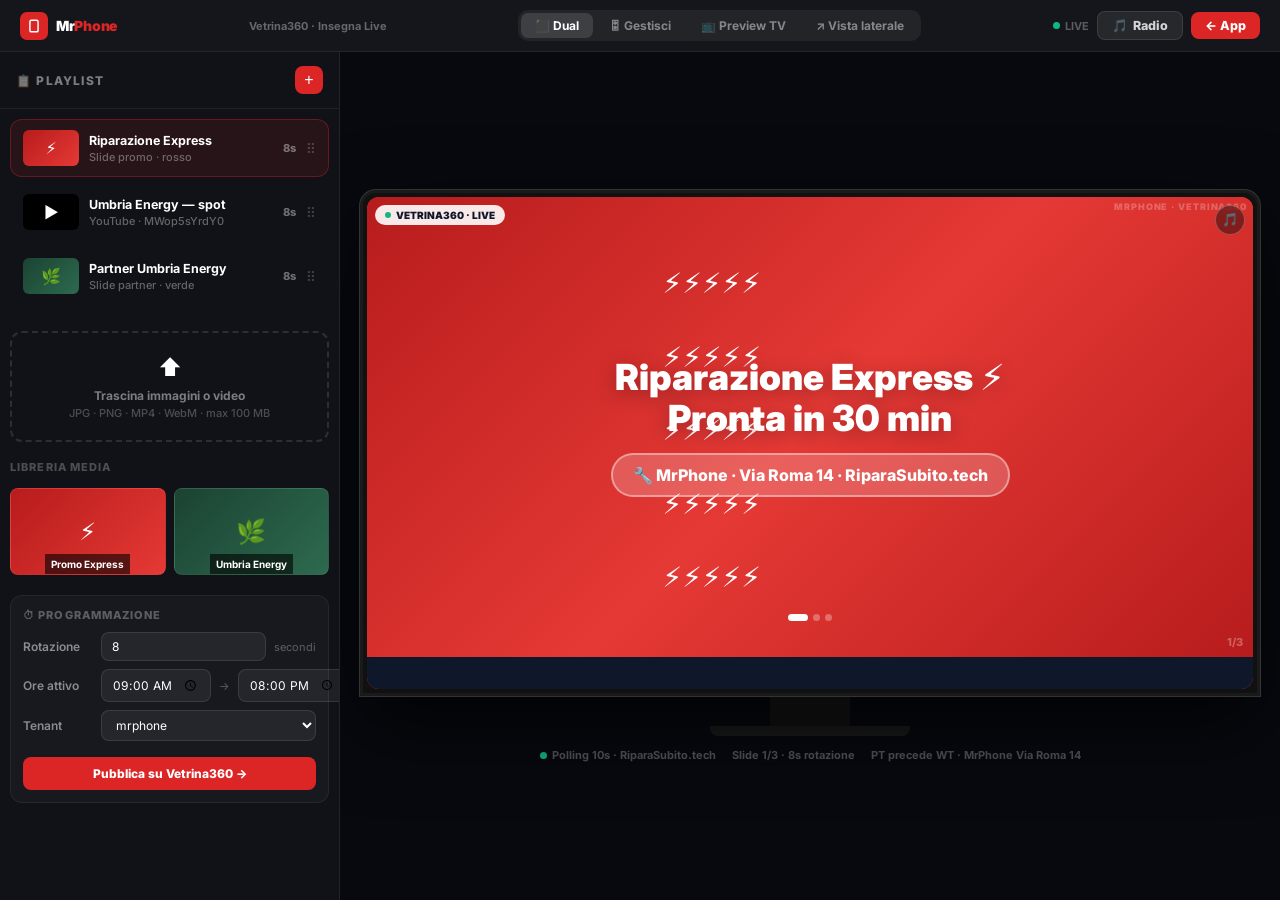
<file: yodeck.html>
<!DOCTYPE html>
<!-- Vetrina360 · Insegna Live — dual-panel: gestisci a sx, preview a dx, vista laterale -->
<html lang="it">
<head>
<meta charset="UTF-8"/>
<meta name="viewport" content="width=device-width,initial-scale=1.0"/>
<title>Vetrina360 · MrPhone</title>
<link rel="preconnect" href="https://fonts.googleapis.com"/>
<link href="https://fonts.googleapis.com/css2?family=Inter:wght@400;500;600;700;800;900&display=swap" rel="stylesheet"/>
<style>
*,*::before,*::after{box-sizing:border-box;margin:0;padding:0}
:root{--red:#DC2626;--ink:#0F172A;--bg:#0A0C12}
body{font-family:Inter,system-ui,sans-serif;background:var(--bg);color:#fff;-webkit-font-smoothing:antialiased;height:100vh;overflow:hidden;display:flex;flex-direction:column}

/* TOP BAR */
.topbar{height:52px;background:rgba(255,255,255,.04);border-bottom:1px solid rgba(255,255,255,.07);display:flex;align-items:center;justify-content:space-between;padding:0 20px;flex-shrink:0;gap:12px}
.tb-logo{display:flex;align-items:center;gap:8px;text-decoration:none;flex-shrink:0}
.tb-logo-box{width:28px;height:28px;border-radius:7px;background:var(--red);display:flex;align-items:center;justify-content:center}
.tb-logo-text{font-weight:900;font-size:14px;letter-spacing:-.02em;color:#fff}
.tb-logo-text span{color:var(--red)}
.view-tabs{display:flex;gap:2px;background:rgba(255,255,255,.06);border-radius:10px;padding:3px}
.view-tab{padding:5px 14px;border-radius:7px;border:none;background:transparent;color:rgba(255,255,255,.45);font-family:inherit;font-size:12px;font-weight:700;cursor:pointer;transition:all .2s;white-space:nowrap}
.view-tab.active{background:rgba(255,255,255,.12);color:#fff}
.tb-actions{display:flex;gap:8px;align-items:center;flex-shrink:0}
.tbtn{padding:6px 14px;border-radius:8px;border:none;font-family:inherit;font-size:12.5px;font-weight:800;cursor:pointer;transition:opacity .15s;text-decoration:none;display:inline-flex;align-items:center;gap:5px;white-space:nowrap}
.tbtn:hover{opacity:.85}
.tbtn-red{background:var(--red);color:#fff}
.tbtn-dark{background:rgba(255,255,255,.08);color:rgba(255,255,255,.8);border:1px solid rgba(255,255,255,.1)}

/* LIVE DOT */
.live-dot{width:7px;height:7px;border-radius:50%;background:#10B981;display:inline-block;animation:pulse 2s infinite}
@keyframes pulse{0%,100%{box-shadow:0 0 0 0 rgba(16,185,129,.5)}60%{box-shadow:0 0 0 6px rgba(16,185,129,0)}}

/* MAIN SPLIT */
.main{flex:1;display:grid;overflow:hidden;transition:grid-template-columns .35s ease}
.main.dual{grid-template-columns:340px 1fr}
.main.preview-only{grid-template-columns:0 1fr}
.main.manage-only{grid-template-columns:1fr 0}
.main.side{flex-direction:row}

/* LEFT PANEL — CONTENT MANAGER */
.panel-left{background:#111218;border-right:1px solid rgba(255,255,255,.07);overflow-y:auto;display:flex;flex-direction:column;min-width:0}
.panel-left::-webkit-scrollbar{width:3px;background:transparent}
.panel-left::-webkit-scrollbar-thumb{background:rgba(255,255,255,.1);border-radius:2px}
.pleft-head{padding:14px 16px;border-bottom:1px solid rgba(255,255,255,.06);display:flex;align-items:center;justify-content:space-between;flex-shrink:0}
.pleft-title{font-size:12px;font-weight:800;text-transform:uppercase;letter-spacing:.1em;color:rgba(255,255,255,.45)}
.add-btn{width:28px;height:28px;border-radius:8px;background:var(--red);border:none;cursor:pointer;display:flex;align-items:center;justify-content:center;font-size:16px;color:#fff;transition:opacity .15s}
.add-btn:hover{opacity:.85}

/* PLAYLIST */
.playlist{padding:10px}
.playlist-item{display:flex;align-items:center;gap:10px;padding:10px 12px;border-radius:12px;cursor:pointer;transition:background .15s;border:1.5px solid transparent;margin-bottom:6px;position:relative}
.playlist-item:hover{background:rgba(255,255,255,.04)}
.playlist-item.active{background:rgba(220,38,38,.1);border-color:rgba(220,38,38,.35)}
.pl-thumb{width:56px;height:36px;border-radius:6px;object-fit:cover;flex-shrink:0;background:rgba(255,255,255,.06);overflow:hidden;position:relative;display:flex;align-items:center;justify-content:center}
.pl-info{flex:1;min-width:0}
.pl-name{font-size:12.5px;font-weight:700;color:#fff;white-space:nowrap;overflow:hidden;text-overflow:ellipsis}
.pl-meta{font-size:11px;color:rgba(255,255,255,.35);font-weight:500;margin-top:2px}
.pl-dur{font-size:11px;font-weight:800;color:rgba(255,255,255,.4);flex-shrink:0}
.pl-handle{cursor:grab;color:rgba(255,255,255,.2);font-size:14px;flex-shrink:0}

/* UPLOAD ZONE */
.upload-zone{margin:10px;border:2px dashed rgba(255,255,255,.12);border-radius:12px;padding:20px;text-align:center;cursor:pointer;transition:all .2s;position:relative}
.upload-zone:hover{border-color:rgba(220,38,38,.4);background:rgba(220,38,38,.04)}
.upload-zone input{position:absolute;inset:0;opacity:0;cursor:pointer;width:100%;height:100%}
.upload-zone-icon{font-size:24px;margin-bottom:6px}
.upload-zone-text{font-size:12px;font-weight:700;color:rgba(255,255,255,.45)}
.upload-zone-sub{font-size:11px;color:rgba(255,255,255,.25);font-weight:500;margin-top:3px}

/* SCHEDULE */
.schedule-block{margin:10px;padding:12px;background:rgba(255,255,255,.03);border-radius:12px;border:1px solid rgba(255,255,255,.06)}
.sch-title{font-size:11px;font-weight:800;text-transform:uppercase;letter-spacing:.1em;color:rgba(255,255,255,.3);margin-bottom:10px}
.sch-row{display:flex;align-items:center;gap:8px;margin-bottom:8px}
.sch-label{font-size:12px;font-weight:600;color:rgba(255,255,255,.5);width:70px;flex-shrink:0}
.sch-input{flex:1;background:rgba(255,255,255,.06);border:1px solid rgba(255,255,255,.1);border-radius:8px;padding:6px 10px;color:#fff;font-family:inherit;font-size:12px;outline:none}
.sch-input:focus{border-color:var(--red)}

/* RIGHT PANEL — LIVE PREVIEW */
.panel-right{background:#07090F;display:flex;flex-direction:column;align-items:center;justify-content:center;padding:20px;overflow:hidden;position:relative;min-width:0}

/* TV FRAME */
.tv-frame-wrap{display:flex;flex-direction:column;align-items:center;width:100%;max-width:900px}
.tv-bezel{width:100%;aspect-ratio:16/9;background:#111;border-radius:16px 16px 0 0;border:3px solid #1A1A1A;overflow:hidden;position:relative;box-shadow:0 0 0 1px #333,0 30px 80px rgba(0,0,0,.7)}
.tv-screen{position:absolute;inset:4px;border-radius:12px;overflow:hidden;background:#0A0608}
.tv-stand-neck{width:80px;height:30px;background:linear-gradient(to bottom,#1A1A1A,#111);margin:0 auto}
.tv-stand-base{width:200px;height:10px;background:#1A1A1A;border-radius:0 0 8px 8px;margin:0 auto}
.tv-brand-bug{position:absolute;top:8px;right:10px;z-index:20;font-size:9px;font-weight:900;color:rgba(255,255,255,.25);letter-spacing:.1em;text-transform:uppercase}

/* SIDE VIEW (lateral 45°) */
.side-view{display:none;flex-direction:column;align-items:center;justify-content:center;flex:1}
.tv-side{width:400px;height:250px;background:#111;border:3px solid #222;position:relative;overflow:hidden;transform:perspective(800px) rotateY(-28deg) rotateX(3deg);border-radius:8px;box-shadow:20px 20px 60px rgba(0,0,0,.8);transform-origin:center}
.tv-side-screen{position:absolute;inset:4px;border-radius:4px;overflow:hidden}
.tv-side-edge{position:absolute;right:-30px;top:0;bottom:0;width:30px;background:linear-gradient(to right,#1A1A1A,#0A0A0A);transform-origin:left;border-radius:0 4px 4px 0}
.tv-wall{position:absolute;inset:0;background:linear-gradient(135deg,#1A1A2E,#16213E);z-index:-1;border-radius:0}

/* VETRINA360 CONTENT */
@keyframes bolt-move{0%{transform:translateX(-150%)}100%{transform:translateX(150vw)}}
@keyframes ticker-scroll{0%{transform:translateX(100%)}100%{transform:translateX(-100%)}}
@keyframes slide-fade{0%{opacity:0}10%{opacity:1}90%{opacity:1}100%{opacity:0}}

.yd-screen{width:100%;height:100%;background:#E53935;position:relative;overflow:hidden;display:flex;flex-direction:column}
.yd-main{flex:1;position:relative;overflow:hidden}
.yd-slide{position:absolute;inset:0;display:flex;flex-direction:column;align-items:center;justify-content:center;transition:opacity .8s ease;opacity:0}
.yd-slide.visible{opacity:1}

/* slide 0: promo image */
.yd-slide-img{position:absolute;inset:0;background:linear-gradient(135deg,#B71C1C,#E53935,#B71C1C);display:flex;flex-direction:column;align-items:center;justify-content:center;text-align:center;padding:20px}
.yd-slide-img .bolts span{position:absolute;font-size:clamp(16px,3vw,28px);animation:bolt-move linear infinite;white-space:nowrap;top:var(--y)}
.yd-promo-text{position:relative;z-index:2;font-size:clamp(16px,3.5vw,36px);font-weight:900;color:#fff;text-shadow:0 4px 20px rgba(0,0,0,.3);line-height:1.15}
.yd-promo-badge{margin-top:clamp(8px,1.5vw,14px);display:inline-block;padding:clamp(5px,1vw,10px) clamp(12px,2vw,20px);border-radius:100px;background:rgba(255,255,255,.2);border:2px solid rgba(255,255,255,.4);font-size:clamp(10px,2vw,16px);font-weight:800;color:#fff}

/* slide 1: YouTube */
.yd-yt{position:absolute;inset:0}
.yd-yt iframe{width:100%;height:100%;border:none}
.yd-yt-badge{position:absolute;top:8px;right:8px;background:rgba(0,0,0,.6);border-radius:6px;padding:4px 8px;font-size:10px;font-weight:800;color:#fff;z-index:10;letter-spacing:.06em}

/* slide 2: Umbria Energy partner */
.yd-partner{position:absolute;inset:0;background:linear-gradient(135deg,#1B4332,#2D6A4F);display:flex;align-items:center;justify-content:center;padding:20px}
.yd-partner-inner{text-align:center;z-index:2;position:relative}
.yd-partner-logo{font-size:clamp(18px,4vw,40px);font-weight:900;color:#4ADE80;letter-spacing:-.03em;margin-bottom:8px}
.yd-partner-tagline{font-size:clamp(10px,2vw,18px);color:rgba(255,255,255,.8);font-weight:600;margin-bottom:12px}
.yd-partner-cta{padding:clamp(6px,1.2vw,12px) clamp(16px,3vw,28px);border-radius:100px;background:#4ADE80;color:#1B4332;font-size:clamp(10px,1.8vw,16px);font-weight:900;display:inline-block}

/* TICKER BAR */
.yd-ticker{height:32px;background:#0F172A;overflow:hidden;position:relative;flex-shrink:0;display:flex;align-items:center}
.yd-ticker-inner{white-space:nowrap;font-size:clamp(10px,1.8vw,13px);font-weight:800;color:#fff;animation:ticker-scroll 24s linear infinite;padding-left:100%;display:inline-block}

/* VETRINA360 BADGE */
.yd-badge{position:absolute;top:8px;left:8px;z-index:30;display:flex;align-items:center;gap:5px;padding:4px 10px;border-radius:100px;background:rgba(255,255,255,.9);font-size:10px;font-weight:900;color:#0F172A;backdrop-filter:blur(8px)}
.yd-badge-dot{width:6px;height:6px;border-radius:50%;background:#10B981;animation:pulse 2s infinite}

/* RADIO btn */
.radio-btn{position:absolute;top:8px;right:8px;z-index:30;width:30px;height:30px;border-radius:50%;background:rgba(0,0,0,.4);border:1.5px solid rgba(255,255,255,.25);cursor:pointer;display:flex;align-items:center;justify-content:center;font-size:13px;transition:all .2s;backdrop-filter:blur(8px)}
.radio-btn:hover{background:rgba(0,0,0,.6)}
.radio-btn.on{background:rgba(22,163,74,.7);border-color:#4ADE80}

/* SLIDE DOTS */
.slide-dots{position:absolute;bottom:36px;left:50%;transform:translateX(-50%);z-index:30;display:flex;gap:5px}
.sd{width:7px;height:7px;border-radius:50%;background:rgba(255,255,255,.3);cursor:pointer;transition:all .3s}
.sd.active{background:#fff;width:20px;border-radius:4px}

/* BOTTOM INFO */
.preview-info{margin-top:12px;display:flex;align-items:center;justify-content:center;gap:16px;flex-wrap:wrap}
.pinfo{font-size:11px;font-weight:700;color:rgba(255,255,255,.3);display:flex;align-items:center;gap:5px}

/* SLIDE COUNTER */
.slide-counter{font-size:11px;font-weight:800;color:rgba(255,255,255,.3);position:absolute;bottom:8px;right:10px;z-index:30}

/* MEDIA PREVIEW */
.media-grid{padding:10px;display:grid;grid-template-columns:1fr 1fr;gap:8px}
.media-thumb{aspect-ratio:16/9;border-radius:8px;background:rgba(255,255,255,.06);border:1px solid rgba(255,255,255,.08);overflow:hidden;cursor:pointer;position:relative;transition:border-color .15s}
.media-thumb:hover{border-color:rgba(220,38,38,.4)}
.media-thumb img{width:100%;height:100%;object-fit:cover}
.media-thumb-label{position:absolute;bottom:0;inset-x:0;padding:4px 6px;background:rgba(0,0,0,.6);font-size:10px;font-weight:700;color:#fff;text-align:center}

@media(max-width:900px){
  .main.dual{grid-template-columns:1fr}
  .panel-left{display:none}
  .side-view .tv-side{width:280px;height:175px}
}
</style>
</head>
<body>

<audio id="radioAudio" src="https://radioitalia.leanstream.co/radioitalia" preload="none" loop></audio>

<!-- TOP BAR -->
<div class="topbar">
  <a href="repair.html" class="tb-logo">
    <div class="tb-logo-box">
      <svg width="14" height="14" viewBox="0 0 24 24" fill="none" stroke="white" stroke-width="2.5"><rect x="5" y="2" width="14" height="20" rx="2.5"/></svg>
    </div>
    <span class="tb-logo-text">Mr<span>Phone</span></span>
  </a>
  <span style="font-size:11px;font-weight:700;color:rgba(255,255,255,.35)">Vetrina360 · Insegna Live</span>

  <div class="view-tabs">
    <button class="view-tab active" onclick="setView('dual',this)">⬛ Dual</button>
    <button class="view-tab" onclick="setView('manage',this)">🎛 Gestisci</button>
    <button class="view-tab" onclick="setView('preview',this)">📺 Preview TV</button>
    <button class="view-tab" onclick="setView('side',this)">↗ Vista laterale</button>
  </div>

  <div class="tb-actions">
    <span class="pinfo"><span class="live-dot"></span> LIVE</span>
    <button class="tbtn tbtn-dark" onclick="toggleRadio()">🎵 <span id="radioLabel">Radio</span></button>
    <a href="index.html" class="tbtn tbtn-red">← App</a>
  </div>
</div>

<!-- MAIN -->
<div class="main dual" id="mainGrid">

  <!-- ═══ LEFT PANEL ═══ -->
  <div class="panel-left">
    <div class="pleft-head">
      <span class="pleft-title">📋 Playlist</span>
      <button class="add-btn" title="Aggiungi slide" onclick="addSlidePrompt()">+</button>
    </div>

    <!-- Playlist items -->
    <div class="playlist" id="playlistEl">
      <div class="playlist-item active" data-slide="0" onclick="jumpSlide(0)">
        <div class="pl-thumb" style="background:linear-gradient(135deg,#B71C1C,#E53935)"><span style="font-size:16px">⚡</span></div>
        <div class="pl-info"><div class="pl-name">Riparazione Express</div><div class="pl-meta">Slide promo · rosso</div></div>
        <span class="pl-dur">8s</span>
        <span class="pl-handle">⠿</span>
      </div>
      <div class="playlist-item" data-slide="1" onclick="jumpSlide(1)">
        <div class="pl-thumb" style="background:#000"><span style="font-size:16px">▶</span></div>
        <div class="pl-info"><div class="pl-name">Umbria Energy — spot</div><div class="pl-meta">YouTube · MWop5sYrdY0</div></div>
        <span class="pl-dur">8s</span>
        <span class="pl-handle">⠿</span>
      </div>
      <div class="playlist-item" data-slide="2" onclick="jumpSlide(2)">
        <div class="pl-thumb" style="background:linear-gradient(135deg,#1B4332,#2D6A4F)"><span style="font-size:16px">🌿</span></div>
        <div class="pl-info"><div class="pl-name">Partner Umbria Energy</div><div class="pl-meta">Slide partner · verde</div></div>
        <span class="pl-dur">8s</span>
        <span class="pl-handle">⠿</span>
      </div>
    </div>

    <!-- Upload zone -->
    <div class="upload-zone" id="uploadZone">
      <input type="file" accept="image/*,video/mp4,video/webm" multiple onchange="handleUpload(event)"/>
      <div class="upload-zone-icon">⬆</div>
      <div class="upload-zone-text">Trascina immagini o video</div>
      <div class="upload-zone-sub">JPG · PNG · MP4 · WebM · max 100 MB</div>
    </div>

    <!-- Uploaded media -->
    <div style="padding:8px 10px 4px;font-size:11px;font-weight:800;text-transform:uppercase;letter-spacing:.1em;color:rgba(255,255,255,.25)">Libreria media</div>
    <div class="media-grid" id="mediaGrid">
      <div class="media-thumb" style="background:linear-gradient(135deg,#B71C1C,#E53935);display:flex;align-items:center;justify-content:center" onclick="useMedia('promo')">
        <span style="font-size:24px">⚡</span>
        <span class="media-thumb-label">Promo Express</span>
      </div>
      <div class="media-thumb" style="background:linear-gradient(135deg,#1B4332,#2D6A4F);display:flex;align-items:center;justify-content:center" onclick="useMedia('partner')">
        <span style="font-size:24px">🌿</span>
        <span class="media-thumb-label">Umbria Energy</span>
      </div>
    </div>

    <!-- Schedule -->
    <div class="schedule-block">
      <div class="sch-title">⏱ Programmazione</div>
      <div class="sch-row">
        <span class="sch-label">Rotazione</span>
        <input class="sch-input" type="number" value="8" min="3" max="60" id="rotateSec" onchange="updateRotation()"/> <span style="font-size:11px;color:rgba(255,255,255,.3)">secondi</span>
      </div>
      <div class="sch-row">
        <span class="sch-label">Ore attivo</span>
        <input class="sch-input" type="time" value="09:00"/>
        <span style="font-size:11px;color:rgba(255,255,255,.3)">→</span>
        <input class="sch-input" type="time" value="20:00"/>
      </div>
      <div class="sch-row">
        <span class="sch-label">Tenant</span>
        <select class="sch-input">
          <option>mrphone</option>
          <option>tec</option>
          <option>riparasubito</option>
        </select>
      </div>
      <button onclick="saveSchedule()" style="width:100%;margin-top:8px;padding:9px;border-radius:8px;background:var(--red);border:none;color:#fff;font-family:inherit;font-size:12px;font-weight:800;cursor:pointer;transition:opacity .15s" onmouseover="this.style.opacity='.85'" onmouseout="this.style.opacity='1'">
        Pubblica su Vetrina360 →
      </button>
    </div>
  </div>

  <!-- ═══ RIGHT PANEL — TV PREVIEW ═══ -->
  <div class="panel-right" id="panelRight">

    <!-- DUAL / PREVIEW mode: TV frontale -->
    <div class="tv-frame-wrap" id="frontView">
      <div class="tv-bezel">
        <div class="tv-screen" id="tvScreen">
          <!-- VETRINA360 DISPLAY -->
          <div class="yd-screen">
            <div class="yd-main" id="ydMain">

              <!-- SLIDE 0: Promo Express -->
              <div class="yd-slide visible" id="slide0">
                <div class="yd-slide-img" style="position:absolute;inset:0">
                  <div class="bolts" id="boltsContainer"></div>
                  <div class="yd-promo-text">Riparazione Express ⚡<br>Pronta in 30 min</div>
                  <div class="yd-promo-badge">🔧 MrPhone · Via Roma 14 · RiparaSubito.tech</div>
                </div>
              </div>

              <!-- SLIDE 1: YouTube Umbria Energy -->
              <div class="yd-slide" id="slide1">
                <div class="yd-yt">
                  <iframe id="ytFrame"
                    src="https://www.youtube.com/embed/79CuY1-0FrE?autoplay=0&mute=1&loop=1&playlist=79CuY1-0FrE&controls=0&modestbranding=1"
                    allow="autoplay; encrypted-media" allowfullscreen title="Spot Vetrina360"></iframe>
                  <div class="yd-yt-badge">Partner Spot</div>
                </div>
              </div>

              <!-- SLIDE 2: Umbria Energy partner -->
              <div class="yd-slide" id="slide2">
                <div class="yd-partner">
                  <div style="position:absolute;inset:0;background:radial-gradient(circle at 30% 50%,rgba(74,222,128,.08),transparent 60%),radial-gradient(circle at 70% 30%,rgba(16,185,129,.06),transparent 50%)"></div>
                  <div class="yd-partner-inner">
                    <div class="yd-partner-logo">Umbria Energy</div>
                    <div class="yd-partner-tagline">Be Green · Be Umbria Energy</div>
                    <div class="yd-partner-cta">Scopri le tariffe →</div>
                  </div>
                </div>
              </div>

              <div class="yd-badge"><div class="yd-badge-dot"></div>VETRINA360 · LIVE</div>
              <button class="radio-btn" id="radioBtnTV" onclick="toggleRadio()">🎵</button>
              <div class="slide-dots" id="slideDots"></div>
              <div class="slide-counter" id="slideCounter">1/3</div>
            </div>

            <!-- TICKER -->
            <div class="yd-ticker">
              <div class="yd-ticker-inner" id="tickerText">
                ⚡ Riparazione rapida come un fulmine · PT-014 in lavorazione · Tempo medio: 28 minuti · 🔧 RiparaSubito.tech · ⚡ MrPhone Via Roma 14 · 📱 Salva la web app sul telefono · 🌟 Garanzia 12 mesi · 🔋 Batterie e schermi in giornata ·
              </div>
            </div>
          </div>
        </div>
        <div class="tv-brand-bug">MrPhone · Vetrina360</div>
      </div>
      <div class="tv-stand-neck"></div>
      <div class="tv-stand-base"></div>
    </div>

    <!-- SIDE VIEW (laterale 45°) -->
    <div class="side-view" id="sideViewEl">
      <div style="position:relative">
        <div style="position:absolute;inset:-60px -80px -60px -40px;background:linear-gradient(135deg,#1A1A2E,#16213E);border-radius:16px;z-index:0"></div>
        <div class="tv-side" style="position:relative;z-index:1">
          <div class="tv-side-screen" id="tvSideScreen">
            <div style="width:100%;height:100%;background:#E53935;display:flex;flex-direction:column;align-items:center;justify-content:center;overflow:hidden;position:relative">
              <div id="sideBolts"></div>
              <div style="font-size:clamp(12px,4vw,22px);font-weight:900;color:#fff;text-align:center;padding:10px;position:relative;z-index:2;text-shadow:0 2px 10px rgba(0,0,0,.3)" id="sideContent">Riparazione Express ⚡<br>Pronta in 30 min</div>
            </div>
          </div>
          <div class="tv-side-edge"></div>
        </div>
        <p style="text-align:center;margin-top:16px;font-size:11px;font-weight:700;color:rgba(255,255,255,.3);position:relative;z-index:1">Vista laterale negozio · 45°</p>
      </div>
    </div>

    <!-- Preview info -->
    <div class="preview-info" id="previewInfo">
      <span class="pinfo"><span class="live-dot"></span> Polling 10s · RiparaSubito.tech</span>
      <span class="pinfo" id="slideInfo">Slide 1/3 · 8s rotazione</span>
      <span class="pinfo">PT precede WT · MrPhone Via Roma 14</span>
    </div>

  </div><!-- /panel-right -->

</div><!-- /main -->

<script>
// ── State ──
let curSlide = 0;
const TOTAL_SLIDES = 3;
let rotateSec = 8;
let rotateTimer = null;
let radioOn = false;

// ── Bolt animation (generate once) ──
const boltsContainer = document.getElementById('boltsContainer');
for (let i = 0; i < 5; i++) {
  const s = document.createElement('span');
  s.textContent = '⚡⚡⚡⚡⚡';
  s.style.cssText = `position:absolute;font-size:clamp(16px,3vw,28px);animation:bolt-move ${1.2+i*.35}s linear infinite;animation-delay:${i*.28}s;top:${15+i*16}%;white-space:nowrap;transform:translateX(-150%)`;
  boltsContainer.appendChild(s);
}
const sideBolts = document.getElementById('sideBolts');
for (let i = 0; i < 3; i++) {
  const s = document.createElement('span');
  s.textContent = '⚡⚡⚡';
  s.style.cssText = `position:absolute;font-size:14px;animation:bolt-move ${1.1+i*.3}s linear infinite;animation-delay:${i*.2}s;top:${20+i*22}%;white-space:nowrap;opacity:.6;transform:translateX(-150%)`;
  sideBolts.appendChild(s);
}

// ── Build slide dots ──
function buildDots() {
  const d = document.getElementById('slideDots');
  d.innerHTML = Array.from({length:TOTAL_SLIDES},(_,i) =>
    `<div class="sd${i===curSlide?' active':''}" onclick="jumpSlide(${i})"></div>`).join('');
}
buildDots();

// ── Jump to slide ──
function jumpSlide(n) {
  document.querySelectorAll('.yd-slide').forEach((s,i) => s.classList.toggle('visible', i===n));
  document.querySelectorAll('.playlist-item').forEach((p,i) => p.classList.toggle('active', i===n));
  document.getElementById('slideCounter').textContent = `${n+1}/${TOTAL_SLIDES}`;
  document.getElementById('slideInfo').textContent = `Slide ${n+1}/${TOTAL_SLIDES} · ${rotateSec}s rotazione`;
  buildDots();
  // update side view
  const sideContents = ['Riparazione Express ⚡<br>Pronta in 30 min','<span style="color:#4ADE80">Umbria Energy</span><br><span style="font-size:.7em">Be Green</span>','<span style="color:#4ADE80">Partner</span><br><span style="font-size:.7em">Umbria Energy</span>'];
  document.getElementById('sideContent').innerHTML = sideContents[n] || sideContents[0];
  const sideBg = ['linear-gradient(135deg,#B71C1C,#E53935)','#000','linear-gradient(135deg,#1B4332,#2D6A4F)'];
  document.querySelector('.tv-side-screen > div').style.background = sideBg[n] || sideBg[0];
  curSlide = n;
  // activate YouTube autoplay when on slide 1
  const yt = document.getElementById('ytFrame');
  if (yt) {
    const base = 'https://www.youtube.com/embed/79CuY1-0FrE?mute=1&loop=1&playlist=79CuY1-0FrE&controls=0&modestbranding=1';
    yt.src = n===1 ? base+'&autoplay=1' : base+'&autoplay=0';
  }
}

// ── Auto-rotate ──
function startRotation() {
  if (rotateTimer) clearInterval(rotateTimer);
  rotateTimer = setInterval(() => jumpSlide((curSlide+1)%TOTAL_SLIDES), rotateSec*1000);
}
startRotation();

function updateRotation() {
  rotateSec = parseInt(document.getElementById('rotateSec').value) || 8;
  startRotation();
}

// ── View modes ──
function setView(mode, btn) {
  document.querySelectorAll('.view-tab').forEach(b => b.classList.remove('active'));
  btn.classList.add('active');
  const grid = document.getElementById('mainGrid');
  const front = document.getElementById('frontView');
  const side = document.getElementById('sideViewEl');
  const pInfo = document.getElementById('previewInfo');

  grid.className = 'main';
  front.style.display = 'flex'; side.style.display = 'none'; pInfo.style.display = 'flex';
  document.querySelector('.panel-left').style.display = '';

  if (mode === 'dual') { grid.classList.add('dual'); }
  else if (mode === 'manage') { grid.classList.add('manage-only'); }
  else if (mode === 'preview') { grid.classList.add('preview-only'); }
  else if (mode === 'side') {
    grid.classList.add('preview-only');
    front.style.display = 'none'; side.style.display = 'flex';
  }
}

// ── Upload handler ──
function handleUpload(ev) {
  const files = [...ev.target.files];
  const grid = document.getElementById('mediaGrid');
  files.forEach(file => {
    const url = URL.createObjectURL(file);
    const div = document.createElement('div');
    div.className = 'media-thumb';
    div.innerHTML = `<img src="${url}" alt="${file.name}"><span class="media-thumb-label">${file.name.slice(0,18)}</span>`;
    div.onclick = () => addToPlaylist(file.name, url);
    grid.appendChild(div);
    addToPlaylist(file.name, url, true);
  });
}

function addToPlaylist(name, thumb, auto) {
  const pl = document.getElementById('playlistEl');
  const div = document.createElement('div');
  div.className = 'playlist-item';
  div.innerHTML = `<div class="pl-thumb" style="background:rgba(255,255,255,.1)"><img src="${thumb}" style="width:100%;height:100%;object-fit:cover"/></div><div class="pl-info"><div class="pl-name">${name.slice(0,20)}</div><div class="pl-meta">Immagine caricata</div></div><span class="pl-dur">8s</span><span class="pl-handle">⠿</span>`;
  pl.appendChild(div);
}

function addSlidePrompt() {
  const url = prompt('Inserisci URL immagine o YouTube (es: https://youtube.com/watch?v=...)');
  if (!url) return;
  if (url.includes('youtube.com') || url.includes('youtu.be')) {
    const id = url.split('v=').pop().split('&')[0];
    addToPlaylist('YouTube: '+id, '', false);
  } else {
    addToPlaylist('Slide personalizzata', url, false);
  }
}

function useMedia(type) { alert(`Usa "${type}" nella playlist — drag & drop per riordinare.`); }

// ── Radio ──
function toggleRadio() {
  const audio = document.getElementById('radioAudio');
  const lbl = document.getElementById('radioLabel');
  const btn = document.getElementById('radioBtnTV');
  radioOn = !radioOn;
  if (radioOn) { audio.play().catch(()=>{}); lbl.textContent='Radio ON'; if(btn)btn.classList.add('on'); }
  else { audio.pause(); lbl.textContent='Radio'; if(btn)btn.classList.remove('on'); }
}

// ── Save schedule (demo) ──
function saveSchedule() {
  const tenant = document.querySelector('.sch-input select, select.sch-input')?.value || 'mrphone';
  alert(`✓ Playlist pubblicata su Vetrina360 per tenant "${tenant}"\nAPI: POST /api/signage-media/${tenant}/schedule\nProssima sincronizzazione: 15s`);
}
</script>
</body>
</html>
</file>
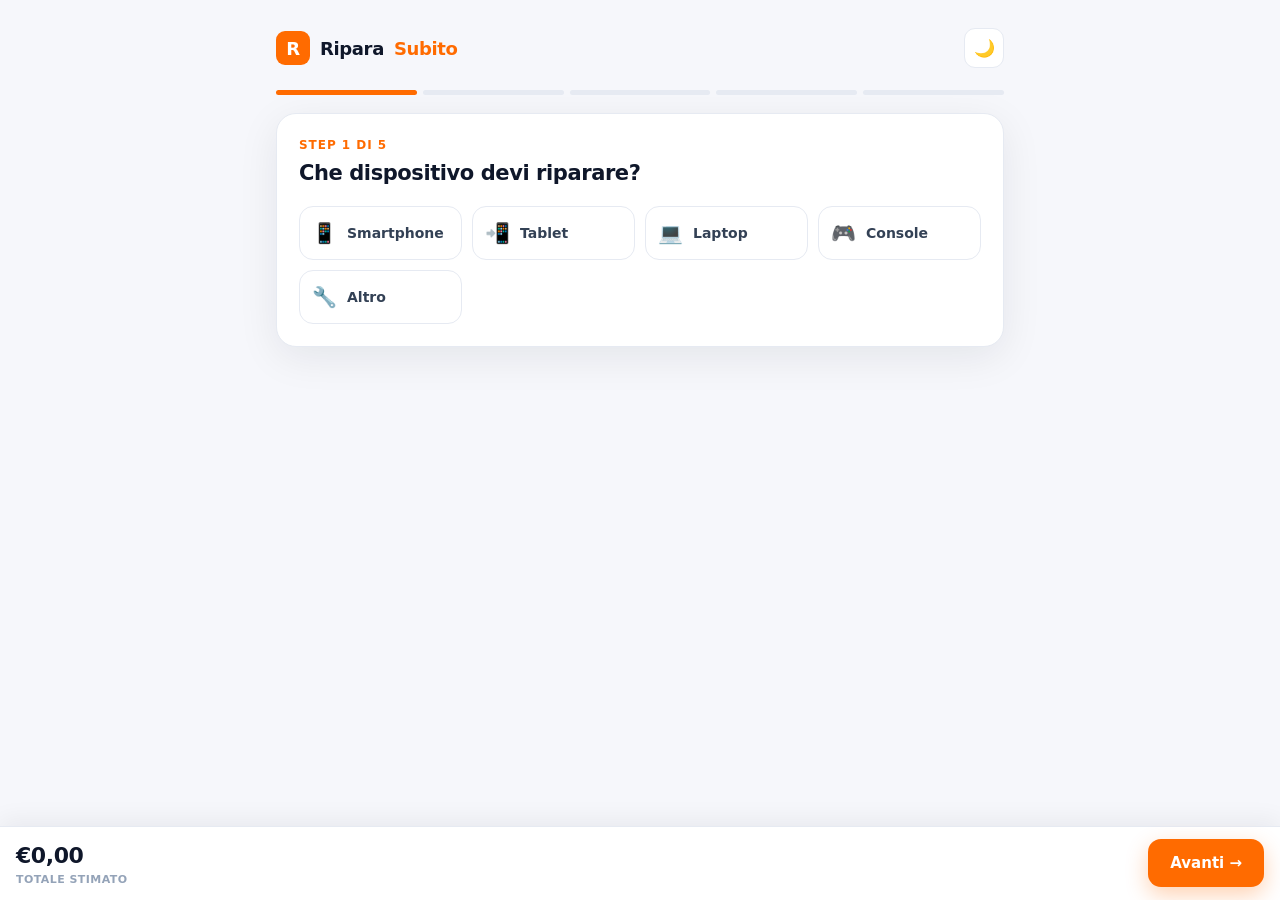
<file: twenty-riparasubito/pricing-wall.html>
<!doctype html>
<html lang="it" data-theme="light">
<head>
<meta charset="UTF-8" />
<meta name="viewport" content="width=device-width, initial-scale=1.0" />
<title>RiparaSubito — Preventivo riparazione</title>
<meta name="description" content="Calcola subito il preventivo della tua riparazione: diagnosi, manodopera e ricambi. Trasparente, in tempo reale." />
<link rel="preconnect" href="https://api.fontshare.com" />
<link href="https://api.fontshare.com/v2/css?f[]=satoshi@400,500,700,900&display=swap" rel="stylesheet" />
<style>
/* ===== RiparaSubito Pricing Wall — single file, no backend (anti-fragile) ===== */
*,*::before,*::after{box-sizing:border-box;margin:0;padding:0}
:root{
  --brand:#FF6B00; --brand-d:#E25E00; --brand-t:#FFF3E8;
  --bg:#F6F7FB; --card:#FFFFFF; --ink:#0F172A; --soft:#334155; --mu:#64748B; --fa:#94A3B8;
  --line:#E6EAF2; --ok:#16A34A; --shadow:0 10px 40px rgba(15,23,42,.08);
}
html[data-theme="dark"]{
  --bg:#0B0F1A; --card:#141A28; --ink:#F1F5F9; --soft:#CBD5E1; --mu:#94A3B8; --fa:#64748B;
  --line:#22293A; --brand-t:#2A1B0E; --shadow:0 10px 40px rgba(0,0,0,.4);
}
body{font-family:'Satoshi',system-ui,sans-serif;background:var(--bg);color:var(--ink);-webkit-font-smoothing:antialiased;line-height:1.5}
.wrap{max-width:760px;margin:0 auto;padding:20px 16px 80px}

/* header */
.top{display:flex;align-items:center;justify-content:space-between;margin:8px 0 22px}
.logo{display:flex;align-items:center;gap:10px;font-weight:900;font-size:18px;letter-spacing:-.02em}
.logo .dot{width:34px;height:34px;border-radius:9px;background:var(--brand);color:#fff;display:flex;align-items:center;justify-content:center;font-size:18px}
.logo span{color:var(--brand)}
.theme{background:var(--card);border:1px solid var(--line);color:var(--ink);width:40px;height:40px;border-radius:11px;font-size:17px;cursor:pointer}

/* progress */
.steps{display:flex;gap:6px;margin-bottom:18px}
.steps .s{flex:1;height:5px;border-radius:100px;background:var(--line);transition:background .3s}
.steps .s.on{background:var(--brand)}

.card{background:var(--card);border:1px solid var(--line);border-radius:20px;padding:22px;box-shadow:var(--shadow);margin-bottom:16px}
.step-h{font-size:12px;font-weight:700;letter-spacing:.08em;text-transform:uppercase;color:var(--brand)}
.step-t{font-size:21px;font-weight:900;letter-spacing:-.02em;margin:4px 0 16px}

/* chips/grid */
.grid{display:grid;grid-template-columns:repeat(auto-fill,minmax(140px,1fr));gap:10px}
.chip{border:1.5px solid var(--line);background:var(--card);border-radius:14px;padding:14px 12px;cursor:pointer;font-weight:700;font-size:14px;color:var(--soft);transition:all .15s;text-align:left;font-family:inherit;display:flex;align-items:center;gap:10px}
.chip:hover{border-color:var(--brand);color:var(--ink)}
.chip.sel{border-color:var(--brand);background:var(--brand-t);color:var(--brand-d)}
.chip .ic{font-size:20px}
.chip small{display:block;color:var(--fa);font-weight:500;font-size:11.5px}

/* service rows */
.svc{display:flex;align-items:center;gap:12px;padding:13px 14px;border:1.5px solid var(--line);border-radius:14px;cursor:pointer;margin-bottom:8px;transition:all .15s}
.svc:hover{border-color:var(--brand)}
.svc.sel{border-color:var(--brand);background:var(--brand-t)}
.svc .chk{width:22px;height:22px;border-radius:7px;border:2px solid var(--line);flex-shrink:0;display:flex;align-items:center;justify-content:center;font-size:13px;color:#fff}
.svc.sel .chk{background:var(--brand);border-color:var(--brand)}
.svc .nm{flex:1;font-weight:700;font-size:14.5px}
.svc .nm small{display:block;color:var(--mu);font-weight:500;font-size:12px}
.svc .pr{font-weight:900;font-size:15px}
.svc.dis{opacity:.4;pointer-events:none}

select,input{width:100%;padding:13px 14px;border:1.5px solid var(--line);border-radius:12px;background:var(--card);color:var(--ink);font-family:inherit;font-size:15px;font-weight:600}
label{display:block;font-size:12.5px;font-weight:700;color:var(--mu);margin:12px 0 6px}
.row2{display:grid;grid-template-columns:1fr 1fr;gap:12px}

/* summary */
.sumrow{display:flex;align-items:center;justify-content:space-between;padding:11px 0;border-bottom:1px solid var(--line);font-size:14.5px}
.sumrow:last-of-type{border-bottom:none}
.sumrow .lab{color:var(--soft);font-weight:600}
.sumrow .lab b{display:block;color:var(--fa);font-weight:500;font-size:11.5px}
.sumrow .val{font-weight:800}
.tot{display:flex;align-items:center;justify-content:space-between;margin-top:14px;padding-top:16px;border-top:2px solid var(--ink)}
.tot .t{font-weight:900;font-size:16px}
.tot .v{font-weight:900;font-size:30px;letter-spacing:-.03em;color:var(--brand)}
.badge-disc{display:inline-block;background:#DCFCE7;color:var(--ok);font-size:11.5px;font-weight:800;padding:3px 10px;border-radius:100px;margin-left:6px}
html[data-theme="dark"] .badge-disc{background:#0F2A1A}
.warranty{margin-top:12px;font-size:13px;color:var(--mu);font-weight:600;display:flex;align-items:center;gap:7px}

/* sticky bar */
.bar{position:fixed;left:0;right:0;bottom:0;background:var(--card);border-top:1px solid var(--line);padding:12px 16px;display:flex;align-items:center;justify-content:space-between;gap:12px;box-shadow:0 -6px 24px rgba(15,23,42,.06);z-index:50}
.bar .live{font-weight:900;font-size:22px;letter-spacing:-.02em}
.bar .live small{display:block;font-size:11px;font-weight:600;color:var(--fa);letter-spacing:.04em;text-transform:uppercase}
.btn{border:none;border-radius:13px;padding:14px 22px;font-family:inherit;font-weight:800;font-size:15px;cursor:pointer;transition:all .15s}
.btn-p{background:var(--brand);color:#fff;box-shadow:0 8px 22px rgba(255,107,0,.3)}
.btn-p:hover{background:var(--brand-d)}
.btn-p:disabled{opacity:.5;cursor:not-allowed;box-shadow:none}
.btn-g{background:transparent;color:var(--mu);border:1.5px solid var(--line)}
.btn-g:hover{color:var(--ink)}
.actions{display:flex;gap:8px;flex-wrap:wrap;margin-top:16px}

.hide{display:none!important}
.quote-meta{font-size:12.5px;color:var(--fa);font-weight:600;margin-bottom:4px}
.toast{position:fixed;bottom:90px;left:50%;transform:translateX(-50%);background:var(--ink);color:var(--bg);padding:11px 20px;border-radius:100px;font-weight:700;font-size:13.5px;opacity:0;transition:opacity .25s;pointer-events:none;z-index:60}
.toast.show{opacity:1}

@media print{
  .top,.steps,.bar,.actions,.theme,.btn,.svc.dis{display:none!important}
  body{background:#fff;color:#000}
  .card{box-shadow:none;border:1px solid #ccc;break-inside:avoid}
  .wrap{padding:0;max-width:100%}
}
@media(max-width:520px){.row2{grid-template-columns:1fr}.bar .live{font-size:19px}}
</style>
</head>
<body>
<div class="wrap">
  <div class="top">
    <div class="logo"><span class="dot">R</span>Ripara<span>Subito</span></div>
    <button class="theme" id="themeBtn" aria-label="Tema chiaro/scuro">🌙</button>
  </div>

  <div class="steps" id="progress">
    <div class="s on"></div><div class="s"></div><div class="s"></div><div class="s"></div><div class="s"></div>
  </div>

  <!-- STEP 1 — Device -->
  <section class="card step" data-step="1">
    <div class="step-h">Step 1 di 5</div>
    <div class="step-t">Che dispositivo devi riparare?</div>
    <div class="grid" id="deviceGrid"></div>
    <div id="deviceDetail" class="hide">
      <div class="row2">
        <div><label>Marca</label><select id="brand"></select></div>
        <div><label>Modello (opzionale)</label><input id="model" placeholder="es. iPhone 14 Pro" /></div>
      </div>
    </div>
  </section>

  <!-- STEP 2 — Servizi -->
  <section class="card step hide" data-step="2">
    <div class="step-h">Step 2 di 5</div>
    <div class="step-t">Cosa serve? <span style="font-weight:600;color:var(--mu);font-size:14px">(puoi sceglierne più di uno)</span></div>
    <div id="serviceList"></div>
  </section>

  <!-- STEP 3 — Urgenza + garanzia -->
  <section class="card step hide" data-step="3">
    <div class="step-h">Step 3 di 5</div>
    <div class="step-t">Quanto è urgente?</div>
    <div class="grid" id="urgencyGrid"></div>
    <div class="warranty">🛡️ Garanzia inclusa: <b id="warrantyTxt">6 mesi</b> su tutte le riparazioni.</div>
  </section>

  <!-- STEP 4 — Riepilogo A+B+C -->
  <section class="card step hide" data-step="4">
    <div class="step-h">Step 4 di 5</div>
    <div class="step-t">Il tuo preventivo</div>
    <div class="quote-meta" id="quoteMeta"></div>
    <div id="breakdown"></div>
  </section>

  <!-- STEP 5 — Cliente -->
  <section class="card step hide" data-step="5">
    <div class="step-h">Step 5 di 5</div>
    <div class="step-t">A chi intestiamo il preventivo?</div>
    <label>Nome e cognome</label>
    <input id="custName" placeholder="Mario Rossi" autocomplete="name" />
    <label>Email</label>
    <input id="custEmail" type="email" placeholder="mario@email.it" autocomplete="email" />
    <label>Telefono (opzionale)</label>
    <input id="custPhone" type="tel" placeholder="+39 333 1234567" autocomplete="tel" />
    <div class="actions">
      <button class="btn btn-p" id="genBtn">Genera preventivo</button>
      <button class="btn btn-g" id="printBtn">🖨️ Stampa / PDF</button>
      <button class="btn btn-g" id="copyBtn">🔗 Copia link</button>
      <button class="btn btn-g" id="crmBtn">➕ Invia a CRM</button>
    </div>
  </section>
</div>

<div class="bar">
  <div class="live"><span id="liveTotal">€0</span><small>Totale stimato</small></div>
  <div style="display:flex;gap:8px">
    <button class="btn btn-g" id="backBtn">Indietro</button>
    <button class="btn btn-p" id="nextBtn">Avanti →</button>
  </div>
</div>

<div class="toast" id="toast"></div>

<script>
/* ===== Config prezzi (editabile) ===== */
var CONFIG = {
  diagnosi: 29.90,
  servizi: {
    schermo:  { label:'Schermo / Display', ic:'📱', Smartphone:89, Tablet:129, Laptop:159 },
    batteria: { label:'Batteria',          ic:'🔋', Smartphone:59, Tablet:79,  Laptop:99 },
    carica:   { label:'Connettore carica', ic:'🔌', Smartphone:49, Tablet:69,  Laptop:89 },
    camera:   { label:'Fotocamera',        ic:'📷', Smartphone:79, Tablet:99 },
    audio:    { label:'Audio / Speaker',   ic:'🔊', Smartphone:59, Tablet:69 },
    software: { label:'Software / Sistema', ic:'💿', Smartphone:39, Tablet:39, Laptop:49 },
    dati:     { label:'Recupero dati',     ic:'💾', Smartphone:89, Tablet:99, Laptop:119 }
  },
  urgenza: { 'Normale':1.0, 'Urgente':1.3, 'Express 24h':1.6 },
  ricambi_quota: 0.6,   // quota del prezzo servizio attribuita ai ricambi (C); il resto è manodopera (B)
  sconto_multi: 0.10,   // -10% se 2+ servizi
  garanzia_mesi: 6
};
var DEVICES = [
  { tipo:'Smartphone', ic:'📱', brands:['Apple','Samsung','Xiaomi','Huawei','Oppo','Google','OnePlus','Altro'] },
  { tipo:'Tablet',     ic:'📲', brands:['Apple','Samsung','Lenovo','Huawei','Xiaomi','Altro'] },
  { tipo:'Laptop',     ic:'💻', brands:['Apple','HP','Dell','Lenovo','Asus','Acer','Altro'] },
  { tipo:'Console',    ic:'🎮', brands:['Sony','Microsoft','Nintendo','Altro'] },
  { tipo:'Altro',      ic:'🔧', brands:['Altro'] }
];

/* ===== Stato ===== */
var state = { step:1, device:null, brand:null, model:'', services:[], urgenza:'Normale' };
function $(id){ return document.getElementById(id); }
function eur(n){ return '€' + (Math.round(n*100)/100).toLocaleString('it-IT',{minimumFractionDigits:2,maximumFractionDigits:2}); }
function esc(s){ return String(s==null?'':s).replace(/[&<>"]/g,function(c){return{'&':'&amp;','<':'&lt;','>':'&gt;','"':'&quot;'}[c];}); }

/* ===== Render device ===== */
function renderDevices(){
  $('deviceGrid').innerHTML = DEVICES.map(function(d){
    return '<button class="chip'+(state.device===d.tipo?' sel':'')+'" data-dev="'+d.tipo+'"><span class="ic">'+d.ic+'</span>'+d.tipo+'</button>';
  }).join('');
}
function selectDevice(tipo){
  state.device = tipo; state.services = [];
  var dev = DEVICES.filter(function(d){return d.tipo===tipo;})[0];
  $('brand').innerHTML = dev.brands.map(function(b){return '<option>'+b+'</option>';}).join('');
  state.brand = dev.brands[0];
  $('deviceDetail').classList.remove('hide');
  renderDevices();
}

/* ===== Render servizi (filtrati per device) ===== */
function renderServices(){
  var dev = state.device || 'Smartphone';
  var html = '';
  Object.keys(CONFIG.servizi).forEach(function(key){
    var s = CONFIG.servizi[key];
    var price = s[dev];
    var sel = state.services.indexOf(key)>-1;
    if(price==null){
      html += '<div class="svc dis"><div class="chk"></div><div class="nm">'+s.ic+' '+esc(s.label)+'<small>non disponibile per '+esc(dev)+'</small></div><div class="pr">—</div></div>';
    } else {
      html += '<div class="svc'+(sel?' sel':'')+'" data-svc="'+key+'"><div class="chk">'+(sel?'✓':'')+'</div><div class="nm">'+s.ic+' '+esc(s.label)+'</div><div class="pr">'+eur(price)+'</div></div>';
    }
  });
  $('serviceList').innerHTML = html;
}

/* ===== Render urgenza ===== */
function renderUrgency(){
  $('urgencyGrid').innerHTML = Object.keys(CONFIG.urgenza).map(function(u){
    var mult = CONFIG.urgenza[u];
    var extra = mult>1 ? '<small>+'+Math.round((mult-1)*100)+'%</small>' : '<small>tempi standard</small>';
    return '<button class="chip'+(state.urgenza===u?' sel':'')+'" data-urg="'+u+'">'+u+extra+'</button>';
  }).join('');
  $('warrantyTxt').textContent = CONFIG.garanzia_mesi + ' mesi';
}

/* ===== Calcolo A+B+C ===== */
function calc(){
  var dev = state.device || 'Smartphone';
  var A = state.services.length ? CONFIG.diagnosi : 0;
  var B = 0, C = 0;
  state.services.forEach(function(key){
    var p = CONFIG.servizi[key][dev] || 0;
    C += p * CONFIG.ricambi_quota;
    B += p * (1 - CONFIG.ricambi_quota);
  });
  var sconto = state.services.length >= 2 ? (B + C) * CONFIG.sconto_multi : 0;
  var mult = CONFIG.urgenza[state.urgenza] || 1;
  var repairAfter = (B + C - sconto) * mult;          // urgenza su manodopera+ricambi
  var totale = A + repairAfter;
  return { A:A, B:B, C:C, sconto:sconto, mult:mult, urgextra:(B+C-sconto)*(mult-1), totale:totale };
}

/* ===== Render riepilogo ===== */
function quoteNumber(){
  if(!state._qn){ var d=new Date(); state._qn = 'RIP-'+d.getFullYear()+'-'+String(Math.floor(d.getTime()/1000)%100000).padStart(5,'0'); }
  return state._qn;
}
function renderBreakdown(){
  var c = calc();
  var multi = state.services.length>=2;
  var rows = '';
  rows += row('A · Diagnosi','Check tecnico iniziale', eur(c.A));
  rows += row('B · Manodopera', state.services.length+' intervento/i', eur(c.B));
  rows += row('C · Ricambi','Stima componenti', eur(c.C));
  if(c.sconto>0) rows += row('Sconto multi-servizio','-10% su 2+ riparazioni', '−'+eur(c.sconto));
  if(c.urgextra>0) rows += row('Supplemento '+state.urgenza,'+'+Math.round((c.mult-1)*100)+'%', '+'+eur(c.urgextra));
  $('breakdown').innerHTML = rows +
    '<div class="tot"><div class="t">Totale preventivo'+(multi?'<span class="badge-disc">sconto applicato</span>':'')+'</div><div class="v">'+eur(c.totale)+'</div></div>'+
    '<div class="warranty">🛡️ Include garanzia '+CONFIG.garanzia_mesi+' mesi. Prezzo "a partire da", confermato dopo diagnosi.</div>';
  $('quoteMeta').textContent = 'Preventivo '+quoteNumber()+' · '+new Date().toLocaleString('it-IT')+' · '+esc(state.device||'')+(state.brand?' '+esc(state.brand):'')+(state.model?' '+esc(state.model):'');
}
function row(lab,sub,val){ return '<div class="sumrow"><div class="lab">'+esc(lab)+'<b>'+esc(sub)+'</b></div><div class="val">'+val+'</div></div>'; }

/* ===== Navigazione step ===== */
function show(){
  document.querySelectorAll('.step').forEach(function(el){ el.classList.toggle('hide', +el.dataset.step!==state.step); });
  document.querySelectorAll('#progress .s').forEach(function(el,i){ el.classList.toggle('on', i < state.step); });
  $('backBtn').style.visibility = state.step>1 ? 'visible':'hidden';
  $('nextBtn').classList.toggle('hide', state.step===5);
  if(state.step===2) renderServices();
  if(state.step===3) renderUrgency();
  if(state.step===4) renderBreakdown();
  $('liveTotal').textContent = eur(calc().totale);
}
function canAdvance(){
  if(state.step===1) return !!state.device;
  if(state.step===2) return state.services.length>0;
  return true;
}
function next(){ if(!canAdvance()){ toast(state.step===1?'Scegli un dispositivo':'Scegli almeno un servizio'); return; } if(state.step<5){ state.step++; show(); window.scrollTo({top:0,behavior:'smooth'}); } }
function back(){ if(state.step>1){ state.step--; show(); window.scrollTo({top:0,behavior:'smooth'}); } }

/* ===== Toast ===== */
var toastT;
function toast(msg){ var t=$('toast'); t.textContent=msg; t.classList.add('show'); clearTimeout(toastT); toastT=setTimeout(function(){t.classList.remove('show');},2200); }

/* ===== Link condivisibile ===== */
function buildLink(){
  var p = new URLSearchParams();
  p.set('d', state.device||''); p.set('b', state.brand||''); p.set('m', state.model||'');
  p.set('s', state.services.join(',')); p.set('u', state.urgenza);
  return location.origin + location.pathname + '?' + p.toString();
}
function loadFromLink(){
  var p = new URLSearchParams(location.search);
  if(p.get('d')){
    selectDevice(p.get('d'));
    state.brand = p.get('b')||state.brand; state.model = p.get('m')||'';
    $('model').value = state.model;
    if(p.get('b')) $('brand').value = p.get('b');
    state.services = (p.get('s')||'').split(',').filter(Boolean);
    state.urgenza = p.get('u')||'Normale';
  }
}

/* ===== Push a Twenty CRM (hook) ===== */
function sendToCRM(){
  var name=$('custName').value.trim(), email=$('custEmail').value.trim();
  if(!name || !validEmail(email)){ toast('Inserisci nome ed email validi'); return; }
  var c = calc();
  var payload = {
    codice_pratica: quoteNumber(),
    cliente:{ nome:name, email:email, telefono:$('custPhone').value.trim() },
    device:{ tipo:state.device, marca:state.brand, modello:state.model },
    servizi: state.services, urgenza: state.urgenza,
    preventivo_base:+c.A.toFixed(2), preventivo_manodopera:+c.B.toFixed(2),
    preventivo_ricambi:+c.C.toFixed(2), preventivo_totale:+c.totale.toFixed(2),
    garanzia_mesi: CONFIG.garanzia_mesi, ts:new Date().toISOString()
  };
  // Endpoint impostabile quando Twenty è live (crm.riparasubito.tech). Per ora: salva + notifica.
  if(window.TWENTY_WEBHOOK){
    fetch(window.TWENTY_WEBHOOK,{method:'POST',headers:{'Content-Type':'application/json'},body:JSON.stringify(payload)})
      .then(function(){toast('Preventivo inviato al CRM ✓');})
      .catch(function(){toast('CRM non raggiungibile — salvato in locale');});
  } else {
    try{ var q=JSON.parse(localStorage.getItem('preventivi')||'[]'); q.push(payload); localStorage.setItem('preventivi',JSON.stringify(q)); }catch(e){}
    toast('Preventivo '+payload.codice_pratica+' salvato ✓');
  }
}
function validEmail(e){ return /^[^\s@]+@[^\s@]+\.[^\s@]+$/.test(e); }

/* ===== Eventi ===== */
document.addEventListener('click', function(ev){
  var dev=ev.target.closest('[data-dev]'); if(dev){ selectDevice(dev.dataset.dev); $('liveTotal').textContent=eur(calc().totale); return; }
  var svc=ev.target.closest('[data-svc]'); if(svc){ var k=svc.dataset.svc; var i=state.services.indexOf(k); if(i>-1)state.services.splice(i,1); else state.services.push(k); renderServices(); $('liveTotal').textContent=eur(calc().totale); return; }
  var urg=ev.target.closest('[data-urg]'); if(urg){ state.urgenza=urg.dataset.urg; renderUrgency(); $('liveTotal').textContent=eur(calc().totale); return; }
});
$('brand').addEventListener('change', function(){ state.brand=this.value; });
$('model').addEventListener('input', function(){ state.model=this.value; });
$('nextBtn').addEventListener('click', next);
$('backBtn').addEventListener('click', back);
$('genBtn').addEventListener('click', function(){ if(!$('custName').value.trim()||!validEmail($('custEmail').value.trim())){ toast('Inserisci nome ed email validi'); return;} renderBreakdown(); state.step=4; show(); window.scrollTo({top:0,behavior:'smooth'}); toast('Preventivo '+quoteNumber()+' pronto'); });
$('printBtn').addEventListener('click', function(){ renderBreakdown(); window.print(); });
$('copyBtn').addEventListener('click', function(){ var l=buildLink(); navigator.clipboard.writeText(l).then(function(){toast('Link copiato ✓');},function(){prompt('Copia il link:',l);}); });
$('crmBtn').addEventListener('click', sendToCRM);
$('themeBtn').addEventListener('click', function(){ var h=document.documentElement; var dark=h.getAttribute('data-theme')==='dark'; h.setAttribute('data-theme',dark?'light':'dark'); this.textContent=dark?'🌙':'☀️'; try{localStorage.setItem('pw_theme',dark?'light':'dark');}catch(e){} });

/* ===== Init ===== */
(function init(){
  try{ var th=localStorage.getItem('pw_theme'); if(th){ document.documentElement.setAttribute('data-theme',th); $('themeBtn').textContent=th==='dark'?'☀️':'🌙'; } }catch(e){}
  renderDevices();
  loadFromLink();
  show();
})();
</script>
</body>
</html>
</file>
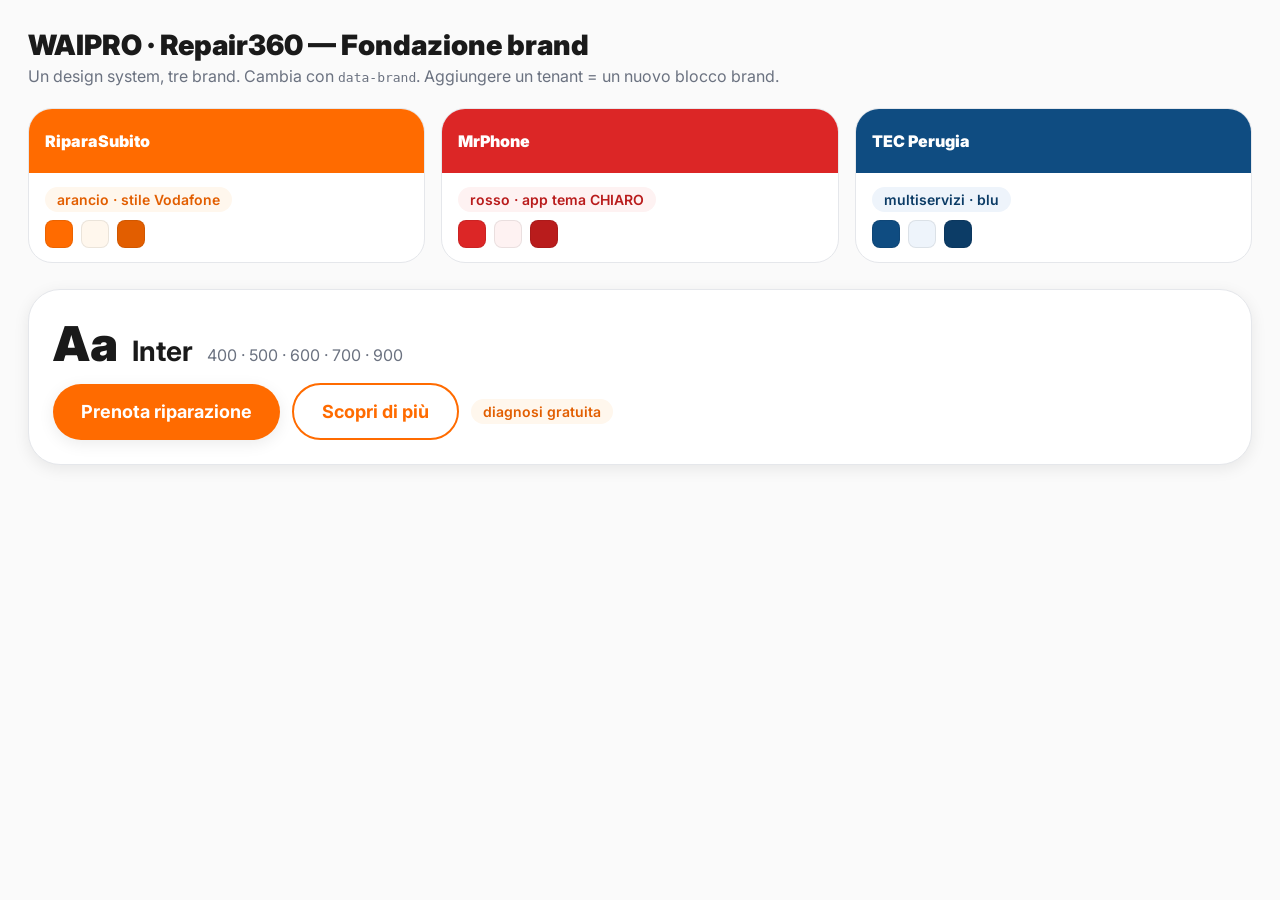
<file: design-system/tokens/brand-foundation.html>
<!-- @dsCard group="Brand" -->
<!DOCTYPE html>
<html lang="it" data-brand="riparasubito">
<head><meta charset="utf-8">
<link rel="stylesheet" href="../styles.css">
<style>
  body{padding:28px;background:#fafafa}
  h1{font-size:var(--text-2xl);font-weight:var(--font-black);margin:0 0 4px}
  .sub{color:var(--muted);margin:0 0 22px}
  .brands{display:grid;grid-template-columns:repeat(3,1fr);gap:16px;margin-bottom:26px}
  .b{border-radius:var(--radius-lg);overflow:hidden;border:1px solid var(--line);background:#fff}
  .b .top{height:64px;display:flex;align-items:center;padding:0 16px;color:#fff;font-weight:var(--font-black)}
  .b .body{padding:14px 16px}
  .sw{display:flex;gap:8px;margin-top:8px}
  .sw span{width:28px;height:28px;border-radius:8px;border:1px solid rgba(0,0,0,.08)}
  .demo{display:flex;gap:12px;align-items:center;flex-wrap:wrap;margin-top:10px}
  .scale{display:flex;align-items:baseline;gap:14px;flex-wrap:wrap}
  .scale b{font-weight:var(--font-black)}
</style></head>
<body>
  <h1>WAIPRO · Repair360 — Fondazione brand</h1>
  <p class="sub">Un design system, tre brand. Cambia con <code>data-brand</code>. Aggiungere un tenant = un nuovo blocco brand.</p>

  <div class="brands">
    <div class="b" data-brand="riparasubito">
      <div class="top" style="background:var(--brand)">RiparaSubito</div>
      <div class="body"><span class="rd-pill">arancio · stile Vodafone</span>
        <div class="sw"><span style="background:#FF6B00"></span><span style="background:#fff7ed"></span><span style="background:#e25e00"></span></div>
      </div>
    </div>
    <div class="b" data-brand="mrphone">
      <div class="top" style="background:var(--brand)">MrPhone</div>
      <div class="body"><span class="rd-pill">rosso · app tema CHIARO</span>
        <div class="sw"><span style="background:#DC2626"></span><span style="background:#fef2f2"></span><span style="background:#b91c1c"></span></div>
      </div>
    </div>
    <div class="b" data-brand="tec">
      <div class="top" style="background:var(--brand)">TEC Perugia</div>
      <div class="body"><span class="rd-pill">multiservizi · blu</span>
        <div class="sw"><span style="background:#0F4C81"></span><span style="background:#eef4fb"></span><span style="background:#0c3c66"></span></div>
      </div>
    </div>
  </div>

  <div class="rd-card" data-brand="riparasubito">
    <div class="scale">
      <span style="font-size:var(--text-4xl)"><b>Aa</b></span>
      <span style="font-size:var(--text-2xl);font-weight:var(--font-bold)">Inter</span>
      <span style="color:var(--muted)">400 · 500 · 600 · 700 · 900</span>
    </div>
    <div class="demo">
      <button class="rd-btn">Prenota riparazione</button>
      <button class="rd-btn rd-btn--ghost">Scopri di più</button>
      <span class="rd-pill">diagnosi gratuita</span>
    </div>
  </div>
</body>
</html>
</file>
<file: design-system/styles.css>
/* ============================================================
   WAIPRO · Repair360 — Design System multi-tenant (fondazione)
   Un solo sistema, riusabile per ogni account/tenant.
   Cambia brand con  <html data-brand="riparasubito|mrphone|tec">
   I design ricevono questo file: tutti i token vivono qui.
   ============================================================ */
@import url('https://fonts.googleapis.com/css2?family=Inter:wght@400;500;600;700;900&display=swap');

:root{
  /* --- Tipografia (comune a tutti i brand) --- */
  --font-sans: 'Inter', -apple-system, BlinkMacSystemFont, 'Segoe UI', Roboto, sans-serif;
  --text-xs:.75rem; --text-sm:.875rem; --text-base:1rem; --text-lg:1.125rem;
  --text-xl:1.375rem; --text-2xl:1.75rem; --text-3xl:2.25rem; --text-4xl:3rem;
  --font-regular:400; --font-medium:500; --font-semibold:600; --font-bold:700; --font-black:900;

  /* --- Spaziatura / raggio / ombre (comune) --- */
  --space-1:.25rem; --space-2:.5rem; --space-3:.75rem; --space-4:1rem;
  --space-6:1.5rem; --space-8:2rem; --space-12:3rem;
  --radius-sm:.5rem; --radius-md:1rem; --radius-lg:1.5rem; --radius-xl:2rem; --radius-full:999px;
  --shadow-sm:0 1px 2px rgba(0,0,0,.06); --shadow-md:0 4px 16px rgba(0,0,0,.08); --shadow-lg:0 12px 32px rgba(0,0,0,.12);

  /* --- Neutri (comune) --- */
  --white:#ffffff; --ink:#1a1a1a; --muted:#6b7280; --line:#e5e7eb; --bg-app:#ffffff;

  /* --- Stato --- */
  --ok:#16a34a; --warn:#f59e0b; --bad:#dc2626; --info:#2563eb;

  /* --- DEFAULT brand = RiparaSubito --- */
  --brand:#FF6B00; --brand-ink:#ffffff; --brand-soft:#fff7ed; --brand-strong:#e25e00;
  --surface:#ffffff; --surface-2:#fff7ed; --card-radius:var(--radius-xl);
}

/* === RiparaSubito (arancio, stile Vodafone: bottoni grandi e netti) === */
[data-brand="riparasubito"]{
  --brand:#FF6B00; --brand-ink:#ffffff; --brand-soft:#fff7ed; --brand-strong:#e25e00;
  --surface:#ffffff; --surface-2:#fff7ed; --card-radius:var(--radius-xl);
}

/* === MrPhone (rosso) — schermate APP/gestionale SEMPRE tema CHIARO === */
[data-brand="mrphone"]{
  --brand:#DC2626; --brand-ink:#ffffff; --brand-soft:#fef2f2; --brand-strong:#b91c1c;
  --surface:#ffffff; --surface-2:#fef2f2; --card-radius:var(--radius-lg);
  --bg-app:#ffffff; /* app = chiaro obbligatorio. Il SITO mrphone.tech è scuro a parte. */
}

/* === TEC Perugia (multiservizi) — accent blu professionale (da confermare col tema tec) === */
[data-brand="tec"]{
  --brand:#0F4C81; --brand-ink:#ffffff; --brand-soft:#eef4fb; --brand-strong:#0c3c66;
  --surface:#ffffff; --surface-2:#eef4fb; --card-radius:var(--radius-lg);
}

/* ---- Primitive minime on-brand (i design possono comporci sopra) ---- */
*{box-sizing:border-box}
body{font-family:var(--font-sans);color:var(--ink);background:var(--bg-app);margin:0}
.rd-btn{display:inline-flex;align-items:center;justify-content:center;gap:.5rem;
  font-family:var(--font-sans);font-weight:var(--font-bold);font-size:var(--text-lg);
  padding:1rem 1.75rem;border-radius:var(--radius-full);border:0;cursor:pointer;
  background:var(--brand);color:var(--brand-ink);box-shadow:var(--shadow-md);min-height:56px}
.rd-btn--ghost{background:transparent;color:var(--brand);border:2px solid var(--brand);box-shadow:none}
.rd-card{background:var(--surface);border:1px solid var(--line);border-radius:var(--card-radius);
  padding:var(--space-6);box-shadow:var(--shadow-md)}
.rd-pill{display:inline-block;font-size:var(--text-sm);font-weight:var(--font-semibold);
  padding:.25rem .75rem;border-radius:var(--radius-full);background:var(--brand-soft);color:var(--brand-strong)}
</file>
